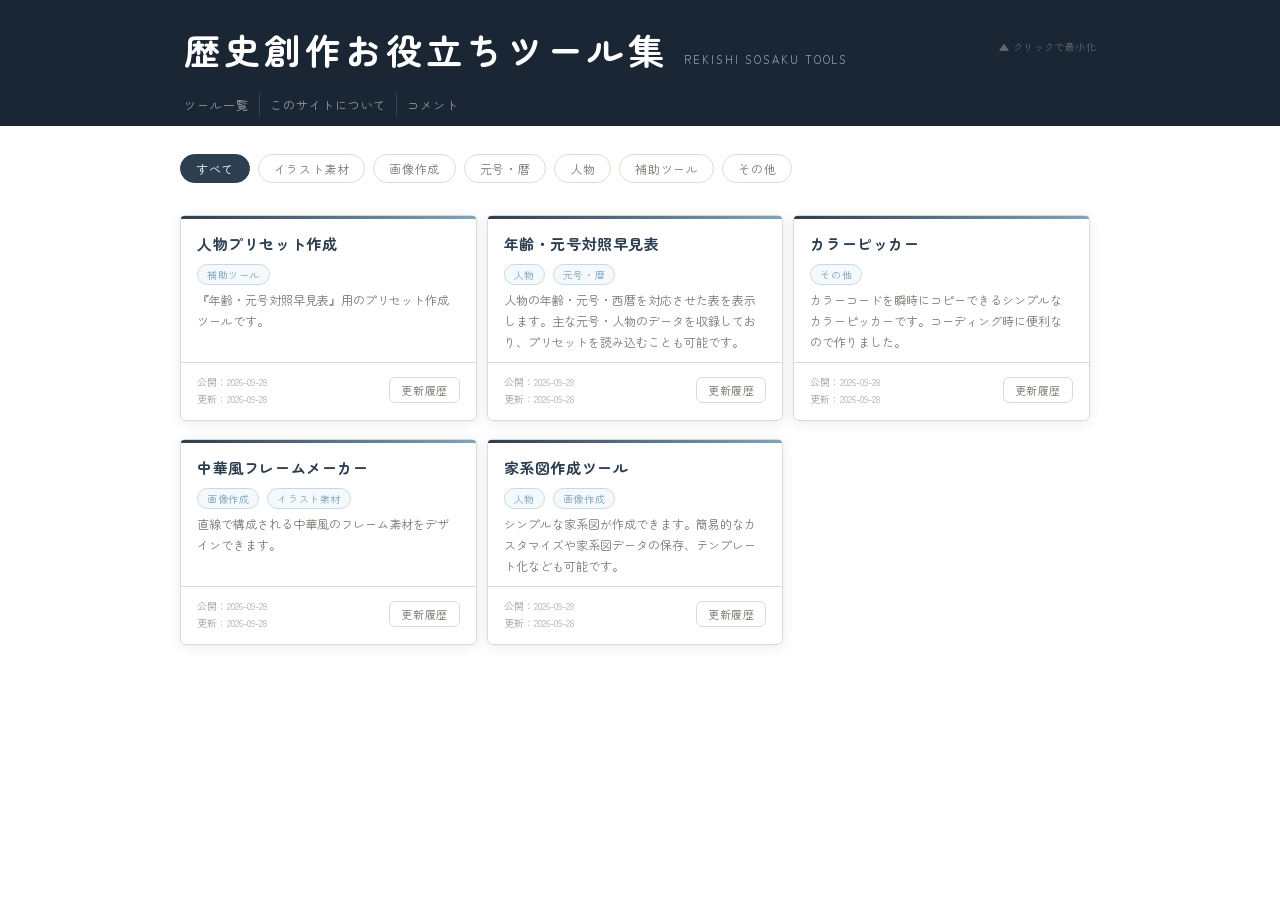
<file: index.html>
<!DOCTYPE html>
<html lang="ja">
<head>
  <meta charset="UTF-8">
  <meta name="viewport" content="width=device-width, initial-scale=1.0">
  <title>歴史創作お役立ちツール集</title>
  <link href="https://fonts.googleapis.com/css2?family=Zen+Maru+Gothic" rel="stylesheet">
  <link rel="stylesheet" href="header.css">
  <style>
    :root {
      --navy:        #2c3e50;
      --bg:          #fff;
      --text:        #2e2c29;
      --text-sub:    #7a7770;
      --radius:      6px;
      --shadow:      0 2px 12px rgba(44,62,80,.10);
      --shadow-hover:0 8px 28px rgba(44,62,80,.18);
    }

    *, *::before, *::after { box-sizing: border-box; margin: 0; padding: 0; }

    body {
      font-family: "Zen Maru Gothic", sans-serif;
      background-color: var(--bg);
      color: var(--text);
      min-height: 100vh;
    }

    a { text-decoration: none; color: inherit; }

    .main-wrapper {
      max-width: 960px;
      margin: 0 auto;
      padding: 28px 20px 60px;
    }

    .category-filter {
      display: flex;
      flex-wrap: wrap;
      margin-bottom: 24px;
    }

    .filter-btn {
      background: transparent;
      border: 1px solid #dedad3;
      color: var(--text-sub);
      padding: 5px 15px;
      margin-right: 8px;
      margin-bottom: 8px;
      cursor: pointer;
      font-family: inherit;
      font-size: 12px;
      border-radius: 20px;
      letter-spacing: .05em;
      transition: background .18s, color .18s, border-color .18s;
    }

    .filter-btn:hover {
      border-color: var(--navy);
      color: var(--navy);
    }

    .filter-btn.active {
      background: var(--navy);
      border-color: var(--navy);
      color: #fff;
    }

    .tools-grid {
      display: grid;
      grid-template-columns: repeat(auto-fill, minmax(270px, 1fr));
    }

    .tool-card {
      background: #fff;
      border: 1px solid #dedad3;
      border-radius: var(--radius);
      box-shadow: var(--shadow);
      display: flex;
      flex-direction: column;
      margin: 0 10px 18px 0;
      transition: box-shadow .22s, transform .22s;
      animation: fadeUp .35s ease both;
    }

    @keyframes fadeUp {
      from { opacity: 0; transform: translateY(12px); }
      to   { opacity: 1; transform: translateY(0); }
    }

    .tool-card:hover {
      box-shadow: var(--shadow-hover);
      transform: translateY(-3px);
    }

    .tool-card.hidden { display: none; }

    .tool-card-bar {
      height: 3px;
      background: linear-gradient(90deg, var(--navy), #7ca5bf);
      border-radius: var(--radius) var(--radius) 0 0;
    }

    .tool-card-head {
      padding: 14px 16px 0;
    }

    .tool-card-title {
      font-size: 15px;
      font-weight: 700;
      letter-spacing: .04em;
      line-height: 1.4;
      margin-bottom: 6px;
    }

    .tool-card-title a {
      color: var(--navy);
      transition: color .18s;
    }

    .tool-card-title a:hover { color: #7ca5bf; }

    .tool-card-category {
      display: inline-block;
      font-size: 10px;
      color: #7ca5bf;
      border: 1px solid #c2d9e8;
      background: rgba(124,165,191,.07);
      padding: 2px 9px;
      border-radius: 20px;
      letter-spacing: .06em;
      margin-right: 4px;
      margin-bottom: 4px;
    }

    .tool-card-body {
      padding: 0 16px;
      flex: 1;
    }

    .tool-card-desc {
      font-size: 12px;
      color: var(--text-sub);
      line-height: 1.75;
    }

    .tool-card-footer {
      display: flex;
      align-items: center;
      justify-content: space-between;
      padding: 10px 16px 13px;
      margin-top: 10px;
      border-top: 1px solid #dedad3;
    }

    .tool-card-dates {
      font-size: 10px;
      color: #aaa89f;
      line-height: 1.7;
    }

    .tool-card-dates span {
      display: block;
    }

    .info-btn {
      background: none;
      border: 1px solid #dedad3;
      border-radius: var(--radius);
      color: var(--text-sub);
      cursor: pointer;
      font-family: inherit;
      font-size: 11px;
      padding: 4px 11px;
      letter-spacing: .05em;
      transition: background .18s, color .18s, border-color .18s;
      white-space: nowrap;
    }

    .info-btn:hover {
      background: var(--navy);
      border-color: var(--navy);
      color: #fff;
    }

    .no-results {
      display: none;
      color: var(--text-sub);
      font-size: 13px;
      padding: 24px 0;
      text-align: center;
    }
    .no-results.visible { display: block; }

    .modal-overlay {
      display: none;
      position: fixed;
      top: 0;
      left: 0;
      width: 100%;
      height: 100%;
      inset: 0;
      background: rgba(20,28,36,.55);
      backdrop-filter: blur(3px);
      z-index: 1000;
      align-items: center;
      justify-content: center;
      padding: 20px;
    }

    .modal-overlay.open { display: flex; }

    .modal {
      background: #faf9f6;
      border-radius: var(--radius);
      box-shadow: 0 20px 60px rgba(0,0,0,.25);
      width: 100%;
      max-width: 460px;
      max-height: 85vh;
      overflow-y: auto;
      animation: modalIn .2s ease;
      margin: auto;
    }

    @keyframes modalIn {
      from { opacity: 0; transform: scale(.95) translateY(10px); }
      to   { opacity: 1; transform: scale(1)   translateY(0); }
    }

    .modal-header {
      background: var(--navy);
      padding: 16px 20px;
      display: flex;
      align-items: center;
      justify-content: space-between;
      border-radius: var(--radius) var(--radius) 0 0;
    }

    .modal-title {
      font-size: 15px;
      font-weight: 700;
      color: #fff;
      letter-spacing: .04em;
    }

    .modal-close {
      background: none;
      border: none;
      color: rgba(255,255,255,.7);
      cursor: pointer;
      font-size: 22px;
      line-height: 1;
      padding: 0 2px;
      transition: color .15s;
    }

    .modal-close:hover { color: #fff; }

    .modal-body {
      padding: 18px 20px 22px;
    }

    .modal-meta {
      display: flex;
      font-size: 11px;
      color: #aaa89f;
      margin-bottom: 16px;
    }

    .modal-meta-item {
      margin-right: 18px;
    }

    .modal-meta-label {
      display: block;
      font-size: 10px;
      color: #aaa89f;
      letter-spacing: .06em;
      margin-bottom: 2px;
    }

    .modal-meta-value {
      color: var(--text-sub);
      font-weight: 500;
    }

    .modal-history-title {
      font-size: 11px;
      font-weight: 700;
      color: var(--navy);
      letter-spacing: .08em;
      border-bottom: 1px solid #dedad3;
      padding-bottom: 6px;
      margin-bottom: 10px;
    }

    .history-list {
      list-style: none;
    }

    .history-list li {
      display: flex;
      font-size: 12px;
      padding: 6px 0;
      border-bottom: 1px solid var(--bg);
      color: var(--text-sub);
    }

    .history-list li:last-child { border-bottom: none; }

    .history-date {
      font-size: 11px;
      color: #aaa89f;
      min-width: 90px;
      margin-right: 10px;
      padding-top: 1px;
    }

    .history-list li:first-child .history-note {
      font-weight: 700;
      color: var(--navy);
    }

    footer {
      background: #1a2633;
      color: rgba(255,255,255,.35);
      text-align: center;
      font-size: 11px;
      letter-spacing: .08em;
      padding: 16px 0;
    }

    .loading {
      text-align: center;
      color: #aaa89f;
      font-size: 13px;
      padding: 40px 0;
    }

    @media (max-width: 600px) {
      .header-inner { padding: 20px 16px 16px; }
      .header-deco  { display: none; }
      .main-wrapper { padding: 20px 12px 48px; }
      .tools-grid   { grid-template-columns: 1fr; }
      .tool-card    { margin-right: 0; }
    }
  </style>
</head>

<script src="header.js" data-curent="index"></script>

<body>

  <div id="site-header"></div>

  <div class="main-wrapper">

    <div class="category-filter" id="categoryFilter">
      <button class="filter-btn active" data-category="all">すべて</button>
    </div>

    <div class="tools-grid" id="toolsGrid">
      <p class="loading" id="loadingMsg">読み込み中…</p>
    </div>

    <p class="no-results" id="noResults">該当するツールが見つかりません。</p>

  </div>

  <!--<footer>&copy; 歴史創作お役立ちツール集</footer>-->

  <div class="modal-overlay" id="modalOverlay" role="dialog" aria-modal="true">
    <div class="modal" id="modal">
      <div class="modal-header">
        <span class="modal-title" id="modalTitle"></span>
        <button class="modal-close" id="modalClose" aria-label="閉じる">&times;</button>
      </div>
      <div class="modal-body">
        <div class="modal-meta">
          <div class="modal-meta-item">
            <span class="modal-meta-label">公開日</span>
            <span class="modal-meta-value" id="modalPublished"></span>
          </div>
          <div class="modal-meta-item">
            <span class="modal-meta-label">最終更新</span>
            <span class="modal-meta-value" id="modalUpdated"></span>
          </div>
        </div>
        <p class="modal-history-title">UPDATE HISTORY</p>
        <ul class="history-list" id="modalHistory"></ul>
      </div>
    </div>
  </div>

  <script>
    // =====================================================================
    // データ読み込み
    // =====================================================================
    fetch("data/tools.json")
      .then(function(r) { return r.json(); })
      .then(function(tools) { init(tools); })
      .catch(function() {
        document.getElementById("loadingMsg").textContent =
          "データの読み込みに失敗しました。";
      });

    // =====================================================================
    // 初期化
    // =====================================================================
    function init(tools) {
      const grid       = document.getElementById("toolsGrid");
      const filterArea = document.getElementById("categoryFilter");
      const noResults  = document.getElementById("noResults");

      document.getElementById("loadingMsg").remove();

      let categories = tools.reduce(function(acc, t) {
        const toolCats = Array.isArray(t.category) ? t.category : [t.category];
        toolCats.forEach(cat => {
          if (acc.indexOf(cat) === -1) acc.push(cat);
        });
        return acc;
      }, []);

      const sortOrder = ["おすすめ", "補助ツール", "その他"];
      categories.sort((a, b) => {
        const indexA = sortOrder.indexOf(a);
        const indexB = sortOrder.indexOf(b);
          if (indexA !== -1 && indexB !== -1) return indexA - indexB;
          if (indexA !== -1) {
            if (a === "おすすめ") return -1; 
            return 1;
          }
          if (indexB !== -1) {
            if (b === "おすすめ") return 1;
            return -1;
          }
          return a.localeCompare(b, 'ja');
        });

      categories.forEach(function(cat) {
        const btn = document.createElement("button");
        btn.className = "filter-btn";
        btn.dataset.category = cat;
        btn.textContent = cat;
        filterArea.appendChild(btn);
      });

      tools.forEach(function(tool, i) {
        const card = document.createElement("div");
        card.className = "tool-card";
        const cats = Array.isArray(tool.category) ? tool.category : [tool.category];
        card.dataset.categories = JSON.stringify(cats);
        card.style.animationDelay = (i * 55) + "ms";

        const badgeHtml = cats.map(function(c) {
          return '<span class="tool-card-category">' + c + '</span>';
        }).join(" ");

        card.innerHTML =
          '<div class="tool-card-bar"></div>' +
          '<div class="tool-card-head">' +
            '<h2 class="tool-card-title"><a href="' + tool.url + '">' + tool.title + '</a></h2>' +
            badgeHtml +
          '</div>' +
          '<div class="tool-card-body">' +
            '<p class="tool-card-desc">' + tool.desc + '</p>' +
          '</div>' +
          '<div class="tool-card-footer">' +
            '<div class="tool-card-dates">' +
              '<span>公開：' + tool.published + '</span>' +
              '<span>更新：' + tool.updated + '</span>' +
            '</div>' +
            '<button class="info-btn" data-index="' + i + '">更新履歴</button>' +
          '</div>';

        grid.appendChild(card);
      });

      // ─── フィルター処理 ───────────────────────────
      filterArea.addEventListener("click", function(e) {
        if (!e.target.matches(".filter-btn")) return;
        document.querySelectorAll(".filter-btn").forEach(function(b) {
          b.classList.remove("active");
        });
        e.target.classList.add("active");

        const selected = e.target.dataset.category;
        let visibleCount = 0;

        document.querySelectorAll(".tool-card").forEach(function(card) {
          const cardCats = JSON.parse(card.dataset.categories);
          const match = (selected === "all") || (cardCats.indexOf(selected) !== -1);
          if (match) {
            card.classList.remove("hidden");
            visibleCount++;
          } else {
            card.classList.add("hidden");
          }
        });

        const noResults = document.getElementById("noResults");
        if (visibleCount === 0) {
          noResults.classList.add("visible");
        } else {
          noResults.classList.remove("visible");
        }
      });

      // ─── モーダル処理 ─────────────────────────────
      const overlay    = document.getElementById("modalOverlay");
      const modalTitle = document.getElementById("modalTitle");
      const modalPub   = document.getElementById("modalPublished");
      const modalUpd   = document.getElementById("modalUpdated");
      const modalHist  = document.getElementById("modalHistory");

      grid.addEventListener("click", function(e) {
        if (!e.target.matches(".info-btn")) return;
        const tool = tools[e.target.dataset.index];

        modalTitle.textContent   = tool.title;
        modalPub.textContent     = tool.published;
        modalUpd.textContent     = tool.updated;
        modalHist.innerHTML      = "";

        tool.history.forEach(function(item) {
          const li = document.createElement("li");
          li.innerHTML =
            '<span class="history-date">' + item.date + '</span>' +
            '<span class="history-note">' + item.note + '</span>';
          modalHist.appendChild(li);
        });

        overlay.classList.add("open");
        document.body.style.overflow = "hidden";
      });

      function closeModal() {
        overlay.classList.remove("open");
        document.body.style.overflow = "";
      }

      document.getElementById("modalClose").addEventListener("click", closeModal);

      overlay.addEventListener("click", function(e) {
        if (e.target === overlay) closeModal();
      });

      document.addEventListener("keydown", function(e) {
        if (e.key === "Escape") closeModal();
      });
    }
  </script>

</body>
</html>
</file>
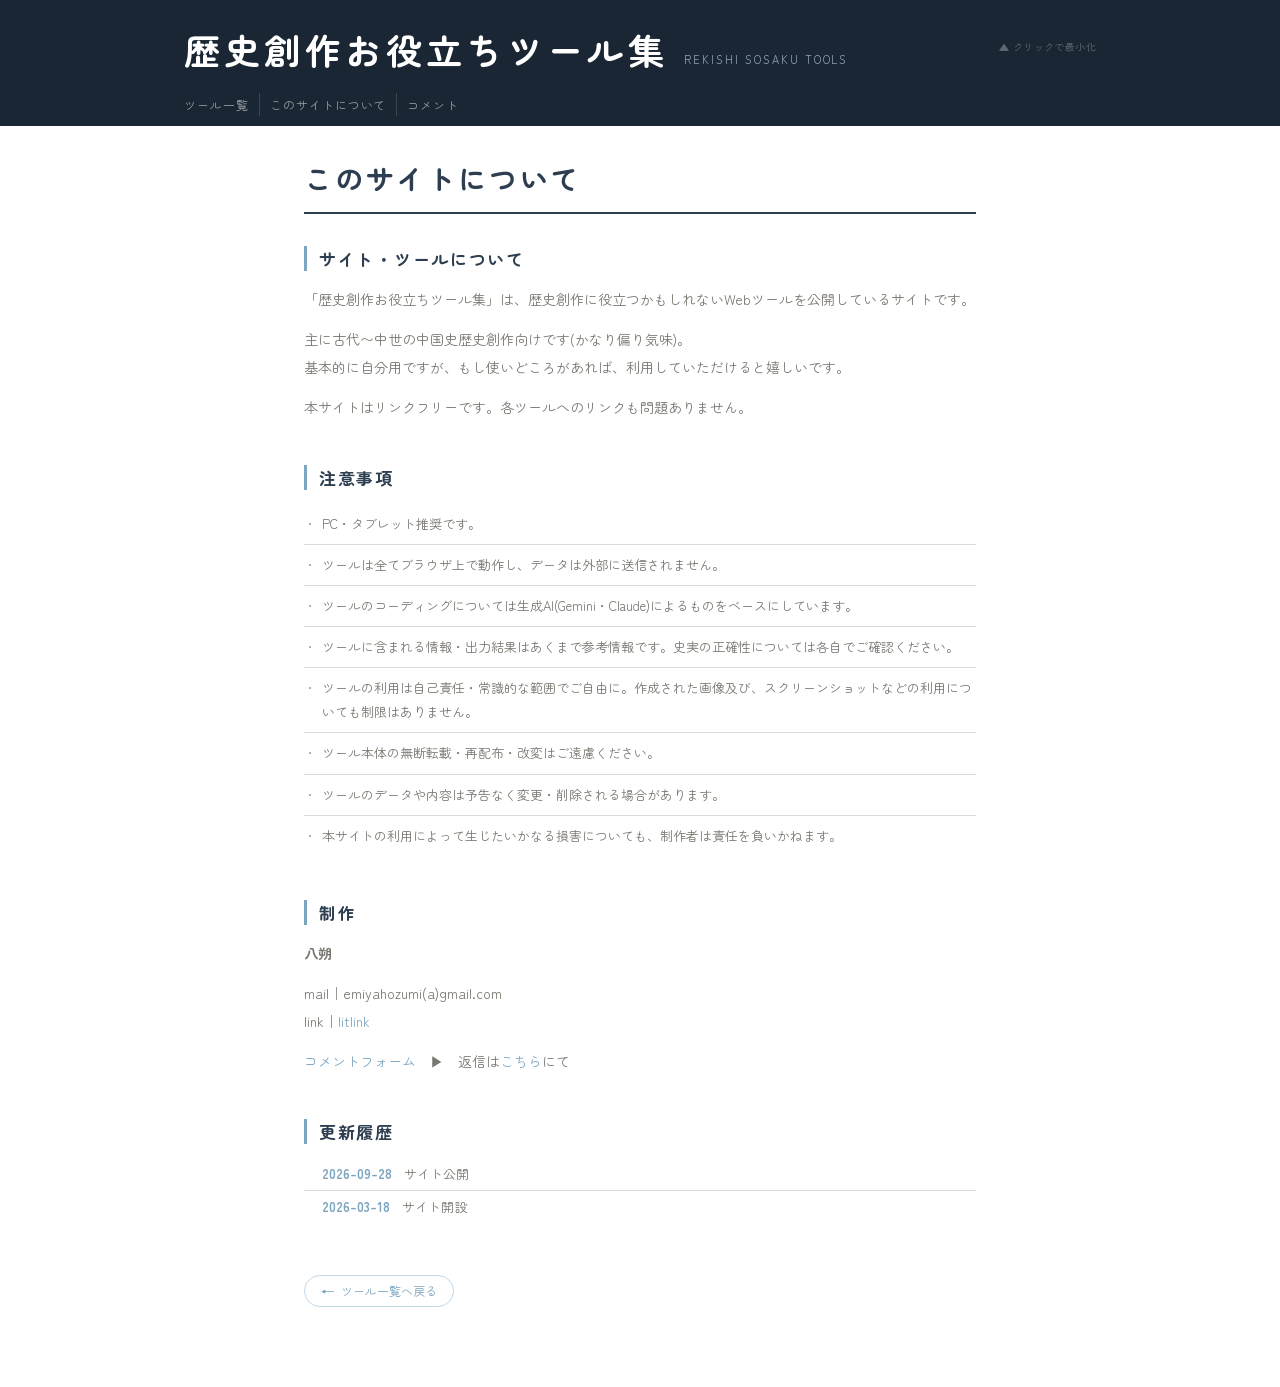
<file: about.html>
<!DOCTYPE html>
<html lang="ja">
<head>
  <meta charset="UTF-8">
  <meta name="viewport" content="width=device-width, initial-scale=1.0">
  <title>このサイトについて｜歴史創作お役立ちツール集</title>
  <link href="https://fonts.googleapis.com/css2?family=Zen+Maru+Gothic" rel="stylesheet">
  <link rel="stylesheet" href="header.css">
  <style>
    :root {
      --navy:        #2c3e50;
      --accent:      #7ca5bf;
      --gold:        #b8976a;
      --bg:          #fff;
      --text:        #2e2c29;
      --text-sub:    #7a7770;
      --radius:      6px;
    }

    *, *::before, *::after { box-sizing: border-box; margin: 0; padding: 0; }

    body {
      font-family: "Zen Maru Gothic", sans-serif;
      background-color: var(--bg);
      color: var(--text);
      min-height: 100vh;
    }

    a { text-decoration: none; color: inherit; }

    .main-wrapper {
      max-width: 720px;
      margin: 0 auto;
      padding: 32px 24px 80px;
    }

    .page-title {
      font-size: clamp(20px, 4vw, 28px);
      font-weight: 600;
      color: var(--navy);
      letter-spacing: .1em;
      margin-bottom: 32px;
      padding-bottom: 14px;
      border-bottom: 2px solid var(--navy);
      position: relative;
    }

    .about-section {
      margin-bottom: 44px;
      animation: fadeUp .4s ease both;
    }

    .about-section:nth-child(2) { animation-delay: 60ms; }
    .about-section:nth-child(3) { animation-delay: 120ms; }
    .about-section:nth-child(4) { animation-delay: 180ms; }

    @keyframes fadeUp {
      from { opacity: 0; transform: translateY(10px); }
      to   { opacity: 1; transform: translateY(0); }
    }

    .section-heading {
      font-size: 17px;
      font-weight: 600;
      color: var(--navy);
      letter-spacing: .1em;
      margin-bottom: 14px;
      padding-left: 12px;
      border-left: 3px solid var(--accent);
    }

    .about-text {
      font-size: 14px;
      line-height: 2;
      color: var(--text-sub);
    }

    .about-text p {
      margin-bottom: 12px;
    }

    .about-text p:last-child { margin-bottom: 0; }

    .notes-list {
      list-style: none;
      font-size: 13px;
      line-height: 1.85;
      color: var(--text-sub);
    }

    .notes-list li {
      padding: 8px 0 8px 18px;
      border-bottom: 1px solid #dedad3;
      position: relative;
    }

    .notes-list li:last-child { border-bottom: none; }

    .notes-list li::before {
      content: "·";
      position: absolute;
      left: 4px;
      color: var(--accent);
      font-size: 18px;
      line-height: 1.4;
    }

    .record-list {
      list-style: none;
      font-size: 13px;
      line-height: 1.85;
      color: var(--text-sub);
    }

    .record-list li {
      padding: 4px 0 4px 18px;
      border-bottom: 1px solid #dedad3;
      position: relative;
    }

    .record-list li:last-child { border-bottom: none; }

    .record-date {
      font-weight: bold;
      padding-right: 12px;
      color: var(--accent);
    }

    .back-link {
      display: inline-flex;
      align-items: center;
      margin-top: 8px;
      font-size: 12px;
      color: var(--accent);
      border: 1px solid #c2d9e8;
      border-radius: 20px;
      padding: 5px 16px;
      transition: background .18s, color .18s;
    }

    .back-link:hover {
      background: var(--navy);
      border-color: var(--navy);
      color: #fff;
    }

    .back-link-arrow {
      margin-right: 6px;
      font-size: 14px;
    }

    footer {
      background: #1a2633;
      color: rgba(255,255,255,.35);
      text-align: center;
      font-size: 11px;
      letter-spacing: .08em;
      padding: 16px 0;
    }

    @media (max-width: 600px) {
      .header-inner  { padding: 20px 16px 16px; }
      .header-deco   { display: none; }
      .breadcrumb    { padding: 10px 16px 0; }
      .main-wrapper  { padding: 24px 16px 60px; }
    }
  </style>
</head>

<script src="header.js" data-curent="index"></script>

<body>

  <div id="site-header"></div>

  <div class="main-wrapper">

    <h2 class="page-title">このサイトについて</h2>

    <section class="about-section">
      <h3 class="section-heading">サイト・ツールについて</h3>
      <div class="about-text">
        <p>「歴史創作お役立ちツール集」は、歴史創作に役立つかもしれないWebツールを公開しているサイトです。</p>
        <p>主に古代〜中世の中国史歴史創作向けです(かなり偏り気味)。<br>
        基本的に自分用ですが、もし使いどころがあれば、利用していただけると嬉しいです。</p>
        <p>本サイトはリンクフリーです。各ツールへのリンクも問題ありません。</p>
      </div>
    </section>

    <section class="about-section">
      <h3 class="section-heading">注意事項</h3>
      <ul class="notes-list">
        <li>PC・タブレット推奨です。</li>
        <li>ツールは全てブラウザ上で動作し、データは外部に送信されません。</li>
        <li>ツールのコーディングについては生成AI(Gemini・Claude)によるものをベースにしています。</li>
        <li>ツールに含まれる情報・出力結果はあくまで参考情報です。史実の正確性については各自でご確認ください。</li>
        <li>ツールの利用は自己責任・常識的な範囲でご自由に。作成された画像及び、スクリーンショットなどの利用についても制限はありません。</li>
        <li>ツール本体の無断転載・再配布・改変はご遠慮ください。</li>
        <li>ツールのデータや内容は予告なく変更・削除される場合があります。</li>
        <li>本サイトの利用によって生じたいかなる損害についても、制作者は責任を負いかねます。</li>
      </ul>
    </section>

    <section class="about-section">
      <h3 class="section-heading">制作</h3>
      <div class="about-text">
        <p><b>八朔</b></p>
        <p>mail｜emiyahozumi(a)gmail.com<br>
          link｜<a href="https://lit.link/hozumi8" target="_blank" style="color:#7ca5bf;">litlink</a></p>
        <p><a href="https://forms.gle/y3DZGCg9V2dTLKU47" target="_blank" style="color:#7ca5bf;">コメントフォーム</a>　▶︎　返信は<a href="https://rekiso-tools.blogspot.com/p/note.html" target="_blank" style="color:#7ca5bf;">こちら</a>にて</p>
      </div>
    </section>

    <section class="about-section">
      <h3 class="section-heading">更新履歴</h3>
      <ul class="record-list">
        <li><span class="record-date">2026-09-28</span>サイト公開</li>
        <li><span class="record-date">2026-03-18</span>サイト開設</li>
      </ul>
    </section>

    <a href="index.html" class="back-link">
      <span class="back-link-arrow">←</span> ツール一覧へ戻る
    </a>

  </div>

  <!-- フッター -->
  <!--<footer>&copy; 歴史創作お役立ちツール集</footer>-->

</body>
</html>
</file>
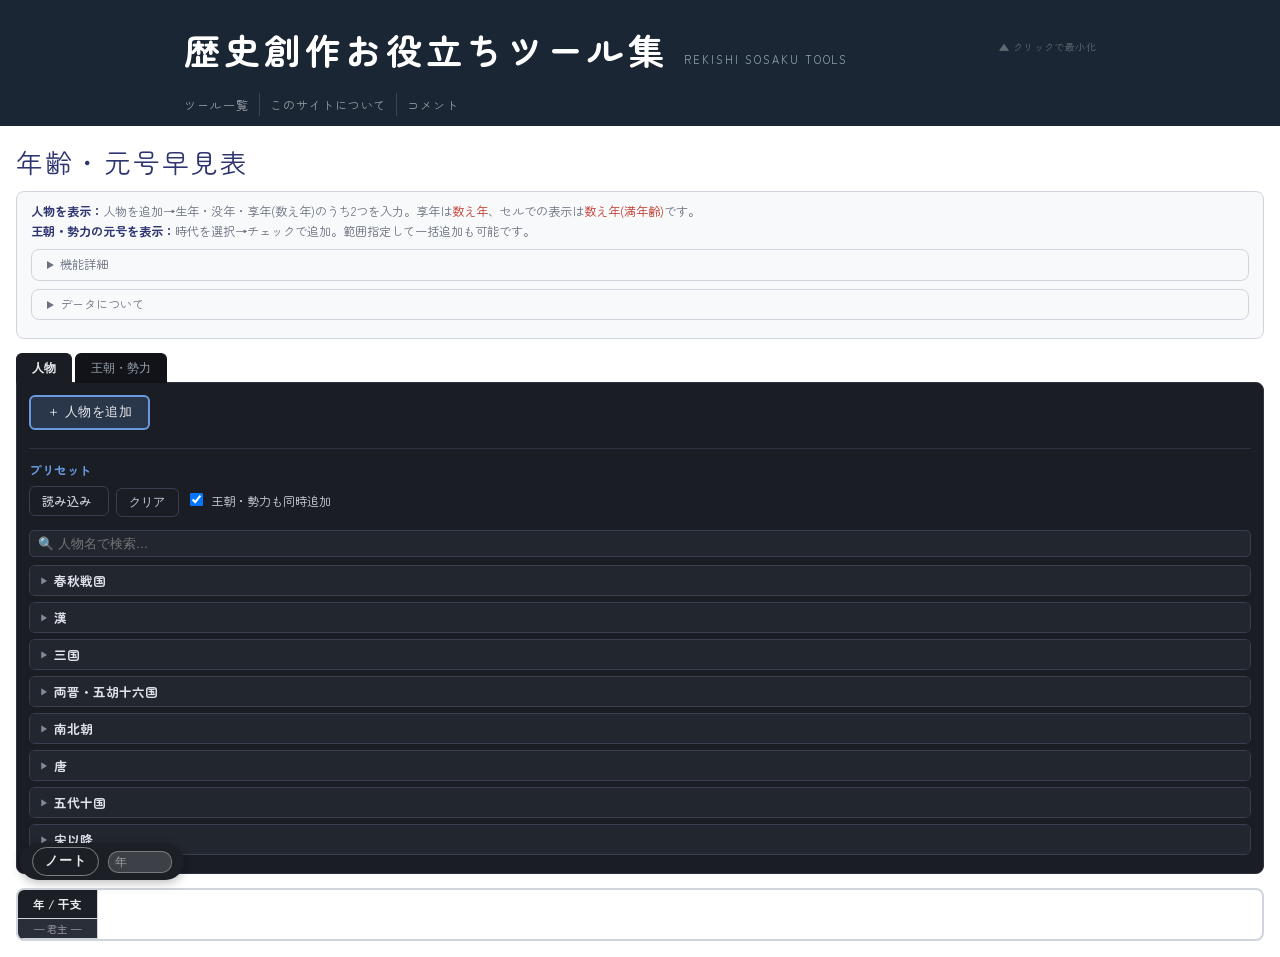
<file: age_and_era_quick_look.html>
<!DOCTYPE html>
<html lang="ja">
<head>
<meta charset="UTF-8">
<link href="https://fonts.googleapis.com/css2?family=Zen+Maru+Gothic" rel="stylesheet">
<link rel="stylesheet" href="../header.css">
<title>年齢・元号早見表</title>
<style>
:root {
  /* ── ベース ── */
  --bg:       #ffffff;
  --surface:  #f8f9fb;
  --border:   #d0d4dc;
  --text:     #1a1d23;
  --text-l:   #dee1e9;
  --muted:    #6b7280;
  --hover-bg: rgba(0,0,0,.06);

  --accent:   #2e3570;
  --accent-s: #699ae0;
  --accent-y: #f0c040;

  /* ── タブ ── */
  --tab-bg:   #111318;
  --tab-fg:   #9aa3b0;
  --tab-act-bg: #ffffff;
  --tab-act-fg: #1e4fb4;

  /* ── 表ヘッダー ── */
  --hbg:      #1c1f26;   /* 1行目 */
  --hbg2:     #2a2e38;   /* 2行目 */
  --hfg:      #e8eaed;   /* ヘッダー文字 */
  --sbg:      #f0f2f4;   /* 年列背景 */

  /* ── ホバー overlay ── */
  --row-hover:    rgba(0,0,0,.09);
  --row-hover-sc: rgba(0,0,0,.04);

  /* ── 機能色 ── */
  --danger:   #c0392b;
  --danger-h: #e74c3c;
  --faded:    #b0b8c8;
}
*{box-sizing:border-box;margin:0;padding:0;}
body{font-family: Zen Maru Gothic, sans-serif;}
#tool-container{background:var(--bg);color:var(--text);margin:16px;}
#tool-h1{font-size:1.65em;letter-spacing:.12em;color:var(--accent);margin-bottom:10px;}
.guide{background:var(--surface);border:1px solid var(--border);border-radius:8px;padding:10px 14px;margin-bottom:14px;font-size:.76em;line-height:1.6;color:var(--muted);}
.guide b{color:var(--accent);}
.guide p{padding:3px;}
.guide summary{outline:none;cursor:pointer;}

/* tabs */
.tabs{display:flex;margin-bottom:-1px;}
.tabs.collapsed{margin-bottom:14px;}
.tab-btn{padding:6px 15px;border:1px solid var(--tab-bg);border-bottom:none;background:var(--tab-bg);cursor:pointer;font-size:.78em;border-radius:6px 6px 0 0;color:var(--tab-fg);margin-right:3px;}
.tab-btn.active{background:#1a1d24;color:#e8eaed;font-weight:700;border-color:#1a1d24;}
.tab-panel{display:none;}
.tab-panel.active{display:block;}
.tab-panel.active:first-of-type .panel-box{ border-radius:0 8px 8px 8px; }
.panel-box{background:#1a1d24;border:1px solid #2e3240;border-radius:0 8px 8px 8px;padding:12px;margin-bottom:14px;}
.panel-box,.panel-box label,.panel-box span{color:#c8cdd8;}
.panel-box input[type=text],.panel-box input[type=number],.panel-box .dyn-search{background:#22262f;border-color:#3a3f50;color:#e0e4ec;}
.panel-box .person-card{background:#22262f;border-color:#2e3240;border-top-color:var(--accent-s);}
.panel-box .move-btn{background:#22262f;border-color:#3a3f50;color:#8891a0;}
.panel-box .move-btn:hover{border-color:var(--accent-s);color:var(--accent-s);}
.panel-box .dyn-era-group details{border-color:#3a3f50;}
.panel-box .dyn-era-group summary{background:#22262f;color:var(--text-l);}
.panel-box .dyn-era-group summary:hover{background:#2a2e3a;}
.panel-box .dyn-item{color:var(--text-l);}
.panel-box .dyn-item:hover{background:rgba(255,255,255,.07);}
.panel-box .btn-outline{border-color:#3a3f50;color:#c8cdd8;}
.panel-box .btn-outline:hover{border-color:var(--accent-s);color:var(--accent-s);}

/* buttons */
.btn{padding:7px 16px;border:2px solid var(--accent-s);border-radius:6px;cursor:pointer;font-size:.8em;font-weight:500;transition:all .15s;letter-spacing:.04em;}
.btn-primary{background:rgba(105,154,224,.2);color:var(--hfg);}
.btn-primary:hover{background:var(--accent-s);transform:translateY(-1px);}
.btn-danger{background:var(--danger);color:#fff;border:none;}
.btn-danger:hover{background:var(--danger-h);}
.btn-sm{padding:3px 9px;font-size:.73em;border-radius:4px;}
.btn-outline{background:transparent;border:1.5px solid var(--border);color:var(--text);}
.btn-outline:hover{border-color:var(--accent);color:var(--accent);}
.controls-bar > *{margin-right:7px;margin-bottom:4px;}

/* person cards */
.cards-wrap > *{margin-right:10px;margin-bottom:10px;}
.person-card{display: inline-block;background:var(--surface);border:1px solid var(--border);border-top:3px solid var(--accent);border-radius:8px;padding:10px 12px;min-width:190px;}
.card-header{display:flex;justify-content:space-between;align-items:center;margin-bottom:8px;}
.field-row{display:flex;align-items:center;font-size:.79em;margin-bottom:5px;}
.field-row > *{margin-right:6px;}
.field-row label{width:40px;color:var(--text-l);flex-shrink:0;margin-right:0;}
.field-row input[type=number]{width:68px;}
.field-row input[type=text]{width:108px;}
.move-btns{display:flex;margin-left:3px;}
.move-btns > *{margin:0 3px;}
.move-btn{padding:2px 6px;font-size:.7em;border:1px solid var(--border);border-radius:3px;background:var(--bg);cursor:pointer;color:var(--muted);line-height:1;}
.move-btn:hover{border-color:var(--accent);color:var(--accent);}
.error-msg{color:var(--danger);font-size:.71em;margin-top:2px;}

/* dynasty selector */
.dyn-selector{display:flex;flex-direction:column;}
.dyn-era-group{margin-bottom:6px;}
.dyn-era-group details{border:1px solid var(--border);border-radius:6px;overflow:hidden;}
.dyn-era-group summary{
  font-size:.8em;font-weight:700;color:var(--text-l);
  padding:5px 10px;cursor:pointer;user-select:none;
  background:var(--sbg);list-style:none;
  display:flex;align-items:center;
}
.dyn-era-group summary::-webkit-details-marker{display:none;}
.dyn-era-group summary::marker{display:none;}
.dyn-era-group summary:hover{background:var(--border);}
.dyn-toggle-arrow{display:inline-block;font-size:.65em;opacity:.6;margin-right:6px;transition:transform .2s;}
.dyn-checkbox-list{display:flex;flex-direction:column;padding:4px 8px;}
.dyn-item{display:flex;align-items:center;font-size:.78em;cursor:pointer;padding:2px 4px;border-radius:3px;white-space:nowrap;margin-bottom:1px;}
.dyn-item.minor{opacity:.70;}
.dyn-item.minor:hover{opacity:.90;}
.dyn-item:hover{background:var(--hover-bg);}
.dyn-item input[type=checkbox]{cursor:pointer;margin:0;margin-right:5px;}
.dyn-color-dot{width:9px;height:9px;border-radius:50%;flex-shrink:0;margin-right:4px;}
.dyn-search{width:100%;padding:5px 8px;font-size:.8em;border:1px solid var(--border);border-radius:5px;background:var(--bg);margin-bottom:8px;}
.dyn-search:focus{outline:none;border-color:var(--accent);}
.dyn-active-list{display:flex;flex-wrap:wrap;margin-top:8px;}
.dyn-active-list > *{margin-right:6px;margin-bottom:6px;}
.dyn-chip{display:inline-flex;align-items:center;padding:3px 8px;border-radius:20px;font-size:.74em;border:1.5px solid;cursor:default;}
.dyn-chip > *:not(:last-child){margin-right:4px;}
.dyn-chip-del{cursor:pointer;opacity:.6;font-size:.85em;margin-left:4px;}
.dyn-chip-del:hover{opacity:1;}
.era-badge{margin-left:auto;font-size:.7em;color:#fff;border-radius:10px;padding:0 6px;line-height:1.6;}

/* inputs */
input[type=text],input[type=number]{font-size:.88em;padding:4px 6px;border:1px solid var(--border);border-radius:4px;background:var(--bg);color:var(--text);}
input:focus{outline:none;border-color:var(--accent);}

/* table */
.table-wrap{overflow:auto;max-height:90vh;border:2px solid var(--border);border-radius:8px;}
table{border-collapse:separate;border-spacing:0;background:var(--bg);table-layout:auto;width:auto;border-top:0;}
thead th{position:sticky;top:0;background:var(--hbg);color:var(--hfg);z-index:20;padding:6px 6px;font-size:.75em;font-weight:600;white-space:nowrap;}
thead th.sticky-col{z-index:30;}

td.sticky-col,th.sticky-col{position:sticky;left:0;z-index:10;}
td.sticky-col{background:var(--sbg);font-weight:600;font-size:.75em;white-space:nowrap;}
th.sticky-col,td.sticky-col{min-width:80px;}
th:not(.sticky-col),td:not(.sticky-col){min-width:80px;}
td:not(.sticky-col){transform: translateY(-0.5px);}

th,td{padding:3px 4px;text-align:center;border-right:1px solid var(--border);border-bottom:1px solid var(--border);font-size:.75em;line-height:1.3;}

tr.row-hover td{ box-shadow:inset 0 0 0 9999px var(--row-hover); }
tr.row-hover td.sticky-col{ box-shadow:inset 0 0 0 9999px var(--row-hover-sc); }

/* ── thead 2行 ──
   1行目: 王朝名 / 人物名 + 並び替えボタン  (position:sticky top:0)
   2行目: 現在表示中の君主名               (position:sticky top:1行目高さ)
*/
thead tr:nth-child(1) th { top: 0; }
thead tr:nth-child(2) th {
  top: 28px; /* JS で実測後に上書き */
  background:var(--hbg2);
  font-size:.65em;
  font-weight:500;
  padding:3px 6px;
  color:rgba(232,234,237,.75);
  letter-spacing:.03em;
  white-space:nowrap;
}
thead tr:nth-child(2) th.sticky-col{
  background:var(--hbg2);
  color:rgba(232,234,237,.5);
  font-style:normal;
  font-size:.65em;
}

/* ── era cell ── */
.era-td{
  vertical-align:middle;
  padding:3px 4px;
  cursor:default;
  position:relative;
}
/* 複数元号td */
.era-td.multi{ padding:0; }
.era-td.has-note{ cursor:default; }
.era-td.no-era{ background:rgba(160,160,160,.13); }

/* 君主交代年：太枠 + 上辺ライン強調 */
.era-td.ruler-change{
  border-top: 2.5px solid;   /* 色はJS側でインライン指定 */
}

/* 元号テキスト部 */
.era-inner{
  display:flex;
  flex-direction:column;
  font-size:.72em;
  line-height:1.35;
}
.era-name{ font-weight:700; letter-spacing:.04em; }
.era-nen { opacity:.72; }

/* 複数元号年 */
.multi-era-block{
  display:block;
  padding:2px 4px;
  font-size:.72em;
  line-height:1.3;
  box-sizing:border-box;
  overflow:hidden;
}
.multi-era-block + .multi-era-block{
  border-top:1px dashed rgba(0,0,0,.2);
}
.multi-era-name{ font-weight:700; letter-spacing:.04em; display:block; }
.multi-era-nen { opacity:.72; }

/* 説明マーク */
.note-dot{
  display:inline-block;
  width:5px; height:5px;
  border-radius:50%;
  background:#555;
  margin-left:3px;
  vertical-align:middle;
  opacity:.85;
}

/* col header move btns */
.col-hdr{display:flex;align-items:center;justify-content:center;}
.col-hdr > *:not(:last-child){margin-right:3px;}
.col-hdr > *{margin-right:3px;}
.col-hdr > *:last-child{margin-right:0;}
.col-mv{background:rgba(255,255,255,.15);border:1px solid rgba(255,255,255,.3);color:var(--hfg);border-radius:3px;padding:1px 5px;font-size:.68em;cursor:pointer;line-height:1.4;flex-shrink:0;}
.col-mv:hover{background:rgba(255,255,255,.35);}

/* fixed bottom bar */
#fixedBar{
  position:fixed;bottom:20px;left:20px;z-index:9998;
  display:flex;align-items:center;
  background:var(--hbg);
  border-radius:20px;
  box-shadow:0 3px 10px rgba(0,0,0,.25);
  padding:4px 12px 4px 4px;
}
#noteBtn{
  background:transparent;color:var(--hfg);
  border:1px solid #808080;border-radius:16px;padding:5px 12px;margin:0 5px 0 8px;
  font-size:.8em;font-weight:600;letter-spacing:.06em;
  cursor:pointer;
}
#noteBtn:hover{background:rgba(255,255,255,.12);border:1px solid #b3b3b3;}
#fixedBar input[type=number]{
  width:64px;
  background:rgba(255,255,255,.15);
  border:1px solid rgba(255,255,255,.3);
  border-radius:10px;
  color:var(--hfg);
  font-size:.78em;
  padding:3px 6px;
  margin-left:4px;
}
#fixedBar input[type=number]::placeholder{color:rgba(255,255,255,.5);}
#fixedBar input[type=number]:focus{outline:none;border-color:rgba(255,255,255,.7);}
#notePanel{
  position:fixed;bottom:64px;left:20px;z-index:9997;
  width:270px;
  background:var(--surface);border:1.5px solid var(--accent);border-radius:10px;
  padding:12px 14px;box-shadow:0 6px 24px rgba(0,0,0,.2);
  font-size:.82em;line-height:1.75;

  transform-origin:bottom left;
  transform:scale(.85);opacity:0;
  transition:transform .18s cubic-bezier(.34,1.56,.64,1), opacity .15s ease;
  pointer-events:none;
}
#notePanel.open{
  transform:scale(1);opacity:1;
  pointer-events:auto;
}
#notePanel h4{font-size:1.0em;color:var(--accent);margin-bottom:4px;}
#notePanelEmpty{color:var(--muted);font-size:.88em;}

/* 史書ツールチップ */
#chronicleTip{
  display:none;position:fixed;z-index:9999;
  background:var(--hbg);color:var(--hfg);
  border-radius:6px;padding:5px 10px;
  font-size:.74em;line-height:1.6;
  box-shadow:0 3px 10px rgba(0,0,0,.25);
  pointer-events:none;
}
.era-range{font-size:.75em;opacity:.65;margin-left:5px;font-weight:400;}

/* ── プリセット ── */
.preset-section{margin-top:14px;padding-top:12px;border-top:1px solid #2e3240;}
.preset-section-title{font-size:.78em;font-weight:700;color:var(--accent-s);margin-bottom:8px;letter-spacing:.05em;}
.preset-chips{display:flex;flex-wrap:wrap;}
.preset-chip{
  display:inline-flex;align-items:center;
  padding:2px 8px;margin:2px 3px 2px 0;
  border-radius:12px;font-size:.72em;cursor:pointer;
  border:1.5px solid;transition:opacity .12s;
  white-space:nowrap;
}
.preset-chip:hover{opacity:.75;}
.preset-dyn-row{display:flex;flex-wrap:wrap;align-items:center;padding:3px 8px 3px 12px;gap:0;}
.preset-dyn-label{font-size:.7em;min-width:44px;flex-shrink:0;margin-right:6px;font-weight:600;}

</style>
</head>
<script src="../header.js" data-curent="index"></script>
<script src="era_data.js"></script>
<script src="age_data.js"></script>
<body>
<div id="site-header"></div>
<div id="tool-container">
<div id="tool-h1">年齢・元号早見表</div>
<div id="chronicleTip"></div>

<div class="guide">
  <b>人物を表示：</b>人物を追加→生年・没年・享年(数え年)のうち2つを入力。享年は<span style="color:var(--danger);">数え年</span>、セルでの表示は<span style="color:var(--danger);">数え年(満年齢)</span>です。<br/>
  <b>王朝・勢力の元号を表示：</b>時代を選択→チェックで追加。範囲指定して一括追加も可能です。
  <details style="margin:8px 0;border:1px solid var(--border);border-radius:8px;">
    <summary style="padding:5px 15px;">機能詳細</summary>
      <div style="padding:0 30px;">
        <div style="border-bottom:1px solid var(--border);padding:5px 0;">
          <p><b>人物タブ</b></p>
          <p>人物の名前・色を変更すると表に反映されます。<br/>
             生年不詳：没前n年表記になり、15年分余分に表示されます。<br/>
             没年不詳：5年分余分に表示されます。</p>
          <p>プリセットからも追加できます。現在は主要な人物のみですが、<a href="age_json_editor.html" target="_blank" style="color:#7ca5bf;">こちら</a>でデータを作成していただいて読み込むことも可能です。</p>
          <p>読み込み：JSONを読み込み、人物データを追加します。<br/>
             クリア：全ての人物データを削除します。<br/>
             王朝・勢力も同時追加：分類されている国・勢力も同時に表示されます。</p>
        </div>
        <div style="border-bottom:1px solid var(--border);padding:5px 0;">
          <p><b>王朝・勢力タブ</b></p>
          <p>一括追加：開始年と終了年を入力→追加ボタン。範囲内に元号データの存在する全ての王朝・勢力が追加されます。片方の入力で、その年のみ追加。<br/>
             主要国のみ：主要国に絞り込んで追加されます。</p>
        </div>
        <div style="border-bottom:1px solid var(--border);padding:5px 0;">
          <p>表示中のタブ切り替えボタンをクリックすると、タブを折りたためます。</p>
        </div>
        <div style="border-bottom:1px solid var(--border);padding:5px 0;">
          <p><b>表の見方</b></p>
          <p>1列目：年と干支が表示されます。ホバーすると、対応する春秋の魯公在位年・資治通鑑の巻数が表示されます。<br/>
             1行目：人物名・王朝名・勢力名が表示されます。◀▶で並び替えられます。<br/>
             2行目：一番上の行に対応した君主名が表示されます。また、ホバーした行の君主名が表示されます。</p>
        </div>
        <div style="padding:5px 0;argin-bottom:5px;">
          <p>ノート：●付きのセルをホバーすると説明が表示されます。<br/>
             年入力欄：対応する年の行まで自動スクロールします。</p>
        </div>
      </div>
  </details>
  <details style="margin:8px 0;border:1px solid var(--border);border-radius:8px;">
    <summary style="padding:5px 15px;">データについて</summary>
      <div style="padding:0 30px;">
        <div style="border-bottom:1px solid var(--border);padding:5px 0;">
          <p><b>はじめに</b></p>
          <p>本ツールのデータ入力にあたり、元号・人物の生没年データが大量に必要となりましたが、全てを精査していると公開まで途方もなく時間がかかってしまうため、一旦概ね信用できるであろうWikipediaのデータをベースとし、追って確認・追加・修正を行っていく方針としました。<br/>
             制作者の興味・知識の範囲が偏っているため、データにも偏りがありますがご容赦ください。</p>
          <p><span style="color:var(--danger);font-weight:bold;">データはあくまで参考情報として、正確性については各自でご確認ください。</span></p>
        </div>
        <div style="border-bottom:1px solid var(--border);padding:5px 0;">
          <p><b>編集方針</b></p>
          <p>・年は太陰太陽暦、改年のタイミングは当時の基準に従っています<br/>
             ・元号ベースなので、実際の即位年・没年とはずれる場合があります<br/>
             ・分かりやすさより表記の統一を優先させています</p>
        </div>
        <div style="border-bottom:1px solid var(--border);padding:5px 0;">
          <p><b>初期データについて</b></p>
          <p>人物プリセットは順次追加していきますが、最初に各時代主要な人物を追加しました。その際の主要人物の人選は、波間丿乀斎様がまとめられていたものを利用させていただきました。ご協力くださりありがとうございました！</p>
          <p>リンク</p>
          <p>▶︎　<a href="https://gogo16th.booth.pm/items/6132991" target="_blank" style="color:#7ca5bf;">【無料配布】中国史人物年齢比較一覧表</a><br/>
             ▶︎　<a href="https://jinsung.chronicle.wiki/d/%BB%B0%B9%F1%BB%D6%BC%E7%CD%D7%BF%CD%CA%AA%C7%AF%CE%F0%B0%EC%CD%F7%C9%BD" target="_blank" style="color:#7ca5bf;">三国志主要人物年齢一覧表</a><br/>
             ▶︎　<a href="https://jinsung.chronicle.wiki/d/%B8%DE%B8%D5%BD%BD%CF%BB%B9%F1%BF%CD%CA%AA%C7%AF%CE%F0%C9%BD%C1%C7%A5%C7%A1%BC%A5%BF" target="_blank" style="color:#7ca5bf;">五胡十六国人物年齢表素データ</a></p>
        </div>
        <div style="padding:5px 0;argin-bottom:5px;">
          <p><b>データの追加・修正・リクエスト</b></p>
          <p><a href="https://forms.gle/y3DZGCg9V2dTLKU47" target="_blank" style="color:#7ca5bf;">こちら</a>から、頻繁に更新はできませんが随時受け付けております。</p>
          <p>・出典を記載していただけますととても助かります<br/>
             ・異論、異説、考証なども大歓迎です<br/>
             ・作成していただいたJSONのデータでもありがたいです</p>
        </div>
      </div>
  </details>
</div>

<div class="tabs">
  <button class="tab-btn active" onclick="switchTab('persons')">人物</button>
  <button class="tab-btn" onclick="switchTab('dynasties')">王朝・勢力</button>
</div>

<div id="tab-persons" class="tab-panel active">
  <div class="panel-box">
    <div class="controls-bar">
      <button class="btn btn-primary" onclick="addPerson()">＋ 人物を追加</button>
    </div>
    <div id="personCards" class="cards-wrap"></div>
    <div class="preset-section">
      <div class="preset-section-title">プリセット</div>
      <div class="controls-bar" style="margin-bottom:8px;">
        <label class="btn btn-outline" style="cursor:pointer;font-size:.78em;padding:5px 12px;">
          読み込み
          <input type="file" accept=".json" multiple style="display:none;" onchange="loadPresetJSON(this)">
        </label>
        <button class="btn btn-outline" style="font-size:.78em;padding:5px 12px;" onclick="clearPresets()">クリア</button>
        <label style="font-size:.78em;cursor:pointer;margin-bottom:6px;">
          <input type="checkbox" id="presetWithDyn" checked style="margin-right:5px;" onchange="renderPresetList()">
          王朝・勢力も同時追加
        </label>
      </div>
      <input class="dyn-search" id="presetSearch" placeholder="🔍 人物名で検索…" oninput="renderPresetList()">
      <div id="presetList"></div>
    </div>
  </div>
</div>

<div id="tab-dynasties" class="tab-panel">
  <div class="panel-box">
    <!-- 一括追加 -->
    <div style="display:flex;flex-wrap:wrap;align-items:center;margin-bottom:10px;padding-bottom:10px;border-bottom:1px solid var(--border);">
      <span style="font-size:.8em;font-weight:700;color:var(--accent-s);margin-right:8px;">一括追加</span>
      <input type="number" id="bulkYearFrom" placeholder="開始年" style="width:80px;margin-right:4px;" oninput="previewBulk()">
      <span style="font-size:.8em;margin-right:4px;">〜</span>
      <input type="number" id="bulkYearTo" placeholder="終了年" style="width:80px;margin-right:8px;" oninput="previewBulk()">
      <label style="display:flex;align-items:center;font-size:.78em;cursor:pointer;margin-right:8px;">
        <input type="checkbox" id="bulkMajorOnly" onchange="previewBulk()" style="margin-right:4px;"> 主要国のみ
      </label>
      <button class="btn btn-primary" style="padding:5px 12px;margin-right:8px;" onclick="addBulkDyns()">追加</button>
      <span id="bulkPreview" style="font-size:.75em;color:var(--muted);"></span>
    </div>
    <input class="dyn-search" id="dynSearch" placeholder="🔍 王朝・勢力名で検索…" oninput="renderDynSelector()">
    <div id="dynSelector" class="dyn-selector"></div>
    <div style="margin-top:10px;font-size:.76em;color:var(--muted);">表示中：</div>
    <div id="dynActiveChips" class="dyn-active-list"></div>
  </div>
</div>

<div class="table-wrap" id="tableWrap">
  <table id="cmpTable">
    <thead>
      <tr id="headerRow"><th class="sticky-col">年 / 干支</th></tr>
      <tr id="rulerRow"><th class="sticky-col">— 君主 —</th></tr>
    </thead>
    <tbody id="tableBody"></tbody>
  </table>
  <div id="tableBottomSpacer"></div>
</div>

<div id="fixedBar">
  <button id="noteBtn" onclick="toggleNotePanel()">ノート</button>
  <input type="number" id="jumpYear" placeholder="年" onkeydown="if(event.key==='Enter')jumpToYear()">
</div>
<div id="notePanel">
  <div id="notePanelEmpty">● 付きのセルにホバーすると内容が表示されます</div>
  <h4 id="popTitle" style="display:none;"></h4>
  <div id="popBody" style="display:none;"></div>
</div>
</div>

<script>
/* ═══════════════════════════ 干支 ═══════════════════════════ */
const KAN=["甲","乙","丙","丁","戊","己","庚","辛","壬","癸"];
const SHI=["子","丑","寅","卯","辰","巳","午","未","申","酉","戌","亥"];
function eto(y){const a=y>0?y:y+1;let i=(a-4)%60;if(i<0)i+=60;return KAN[i%10]+SHI[i%12];}
function ydiff(a,b){if(a===""||b===""||isNaN(a)||isNaN(b))return 0;let d=b-a;if(a<0&&b>0)d--;return d;}

/* ═══════════════════════════ 人物 ═══════════════════════════ */
let people=[];
let columnOrder=[];

function addPerson(init){
  const p = {
    id:           Date.now(),
    name:         init ? (init.name         || "名前を入力") : "名前を入力",
    birth:        init ? (init.birth        !== undefined ? init.birth  : "") : "",
    death:        init ? (init.death        !== undefined ? init.death  : "") : "",
    age:          init ? (init.age          !== undefined ? init.age    : "") : "",
    isAfter:      init ? (init.isAfter      || false) : false,
    birthUnknown: init ? (init.birthUnknown || false) : false,
    color:        init ? (init.color        || "#ffffff") : "#ffffff",
    notes:        init ? (init.notes        || [])    : [],
    error:        ""
  };
  people.push(p);
  validateP(p);
  syncCols();renderPersons();updateTable();
}
function removePerson(id){people=people.filter(p=>p.id!==id);syncCols();renderPersons();updateTable();}

function updatePerson(id,f,v){
  const p=people.find(x=>x.id===id);if(!p)return;
  if(f==='isAfter'){      p[f]=v; if(v) p.birthUnknown=false; }
  else if(f==='birthUnknown'){ p[f]=v; if(v) p.isAfter=false; }
  else if(f==='name')p[f]=v;
  else if(f==='color')p[f]=v;
  else p[f]=v===""?"":parseInt(v);
  validateP(p);renderPersons();updateTable();
}
function validateP(p){
  p.error="";
  const{birth:b,death:d,age:a}=p;
  if(!p.birthUnknown){
    if(b!==""&&d!==""&&a==="")p.age=ydiff(b,d)+1;
    else if(b!==""&&a!==""&&d===""){let td=b+a-1;if(b<0&&td>=0)td++;p.death=td;}
    else if(d!==""&&a!==""&&b===""){let tb=d-a+1;if(d>0&&tb<=0)tb--;p.birth=tb;}
    if(p.birth!==""&&p.death!==""&&p.age!==""&&ydiff(p.birth,p.death)+1!==p.age)p.error="計算が合いません";
    if(p.age!==""&&p.age<1)p.error="享年が0以下です";
    if(p.birth!==""&&p.death!==""&&p.birth>p.death)p.error="生年 > 没年";
  } else {
    if(p.death==="") p.error="没年は必須です";
  }
}
function renderPersons(){
  document.getElementById('personCards').innerHTML=people.map(p=>`
    <div class="person-card">
      <div class="card-header">
        <input type="text" value="${x(p.name)}" onchange="updatePerson(${p.id},'name',this.value)" style="font-weight:700;width:118px;">
        <div style="display:flex;align-items:center;">
          <button class="btn btn-danger btn-sm" style="margin-left:4px;" onclick="removePerson(${p.id})">削除</button>
        </div>
      </div>
      <div class="field-row"><label>生年</label><input type="number" value="${p.birth}" onchange="updatePerson(${p.id},'birth',this.value)">
        <input type="checkbox" ${p.birthUnknown?'checked':''} onchange="updatePerson(${p.id},'birthUnknown',this.checked)"><span style="font-size:.77em;">生年不詳</span></div>
      <div class="field-row"><label>没年</label><input type="number" value="${p.death}" onchange="updatePerson(${p.id},'death',this.value)">
        <input type="checkbox" ${p.isAfter?'checked':''} onchange="updatePerson(${p.id},'isAfter',this.checked)"><span style="font-size:.77em;">没年不詳</span></div>
      <div class="field-row"><label>享年</label><input type="number" value="${p.age}" onchange="updatePerson(${p.id},'age',this.value)"></div>
      <div class="field-row"><label>色</label><input type="color" value="${p.color||'#ffffff'}" oninput="updatePerson(${p.id},'color',this.value)" style="width:40px;height:24px;padding:1px 2px;border-radius:4px;cursor:pointer;border:1px solid var(--border);"></div>
      ${p.error?`<div class="error-msg">⚠ ${p.error}</div>`:''}
    </div>
  `).join('');
}

/* ═══════════════════════ 史書データ ═══════════════════════
  各史書について、年→表示文字列を返す関数を定義する。
  chronicleLabel(y) で全史書の該当情報を返す。
  ──────────────────────────────────────────────────────── */
const CHRONICLES = [
  {
    name: "春秋",
    // 魯の隠公元年=前722年 〜 哀公14年=前481年
    // 各公の在位年と対応する公名を配列で定義
    rulers: [
      { name:"隠公", start:-722, end:-712 },
      { name:"桓公", start:-711, end:-694 },
      { name:"荘公", start:-693, end:-662 },
      { name:"閔公", start:-661, end:-660 },
      { name:"僖公", start:-659, end:-627 },
      { name:"文公", start:-626, end:-609 },
      { name:"宣公", start:-608, end:-591 },
      { name:"成公", start:-590, end:-573 },
      { name:"襄公", start:-572, end:-542 },
      { name:"昭公", start:-541, end:-510 },
      { name:"定公", start:-509, end:-495 },
      { name:"哀公", start:-494, end:-468 },
    ],
    label: function(y){
      for(const r of this.rulers){
        if(y >= r.start && y <= r.end){
          const nen = y - r.start + 1;
          const yearDisplay = (nen===1) ? '元' : nen;
          return `春秋 ${r.name}${yearDisplay}年`;
        }
      }
      return null;
    }
  },
  {
    name: "資治通鑑",
    // 前403年（威烈王23年）〜 959年（後周世宗顕徳6年）
    start: -403, end: 959,
    volumes: [
      {vol:1,  year:-403}, {vol:2,  year:-368}, {vol:3,  year:-320}, {vol:4,  year:-297}, {vol:5,  year:-272}, 
      {vol:6,  year:-255}, {vol:7,  year:-227}, {vol:8,  year:-208}, {vol:9,  year:-206}, {vol:10, year:-204}, 
      {vol:11, year:-202}, {vol:12, year:-199}, {vol:13, year:-187}, {vol:14, year:-177}, {vol:15, year:-169}, 
      {vol:16, year:-154}, {vol:17, year:-140}, {vol:18, year:-133}, {vol:19, year:-124}, {vol:20, year:-118}, 
      {vol:21, year:-109}, {vol:22,  year:-98}, {vol:23,  year:-86}, {vol:24,  year:-74}, {vol:25,  year:-67}, 
      {vol:26,  year:-61}, {vol:27,  year:-58}, {vol:28,  year:-48}, {vol:29,  year:-41}, {vol:30,  year:32},
      {vol:31,  year:22},  {vol:32,  year:13},  {vol:33,  year:7},   {vol:34,  year:5},   {vol:35,  year:2}, 
      {vol:36,  year:3}, {vol:37,  year:9},  {vol:38,  year:15},  {vol:39,  year:23}, {vol:40,  year:25},
      {vol:41,  year:27}, {vol:42,  year:30}, {vol:43,  year:36}, {vol:44,  year:47}, {vol:45,  year:61},
      {vol:46,  year:76}, {vol:47,  year:85}, {vol:48,  year:92}, {vol:49,  year:106}, {vol:50,  year:116},
      {vol:51,  year:125}, {vol:52,  year:134}, {vol:53,  year:46}, {vol:54,  year:157}, {vol:55,  year:164},
      {vol:56,  year:167}, {vol:57,  year:172}, {vol:58,  year:181}, {vol:59,  year:188}, {vol:60,  year:191},
      {vol:61,  year:194}, {vol:62,  year:196}, {vol:63,  year:199}, {vol:64,  year:201}, {vol:65,  year:206},
      {vol:66,  year:209}, {vol:67,  year:214}, {vol:68,  year:217}, {vol:69,  year:220}, {vol:70,  year:223},
      {vol:71,  year:228}, {vol:72,  year:231}, {vol:73,  year:235}, {vol:74,  year:238}, {vol:75,  year:246},
      {vol:76,  year:253}, {vol:77,  year:256}, {vol:78,  year:262}, {vol:79,  year:265}, {vol:80,  year:273},
      {vol:81,  year:280}, {vol:82,  year:289}, {vol:83,  year:299}, {vol:84,  year:301}, {vol:85,  year:303},
      {vol:86,  year:305}, {vol:87,  year:309}, {vol:88,  year:312}, {vol:89,  year:314}, {vol:90,  year:317},
      {vol:91,  year:319}, {vol:92,  year:322}, {vol:93,  year:324}, {vol:94,  year:328}, {vol:95,  year:332},
      {vol:96,  year:338}, {vol:97,  year:342}, {vol:98,  year:348}, {vol:99,  year:351}, {vol:100, year:355},
      {vol:101, year:360}, {vol:102, year:369}, {vol:103, year:371}, {vol:104, year:376}, {vol:105, year:383},
      {vol:106, year:385}, {vol:107, year:387}, {vol:108, year:392}, {vol:109, year:397}, {vol:110, year:398},
      {vol:111, year:399}, {vol:112, year:401}, {vol:113, year:403}, {vol:114, year:405}, {vol:115, year:409},
      {vol:116, year:411}, {vol:117, year:415}, {vol:118, year:417}, {vol:119, year:420}, {vol:120, year:424},
      {vol:121, year:428}, {vol:122, year:431}, {vol:123, year:436}, {vol:124, year:442}, {vol:125, year:447},
      {vol:126, year:451}, {vol:127, year:453}, {vol:128, year:454}, {vol:129, year:459}, {vol:130, year:465},
      {vol:131, year:466}, {vol:132, year:467}, {vol:133, year:471}, {vol:134, year:476}, {vol:135, year:479},
      {vol:136, year:484}, {vol:137, year:490}, {vol:138, year:493}, {vol:139, year:494}, {vol:140, year:495},
      {vol:141, year:497}, {vol:142, year:499}, {vol:143, year:500}, {vol:144, year:501}, {vol:145, year:502},
      {vol:146, year:505}, {vol:147, year:508}, {vol:148, year:515}, {vol:149, year:519}, {vol:150, year:524},
      {vol:151, year:526}, {vol:152, year:528}, {vol:153, year:529}, {vol:154, year:530}, {vol:155, year:531},
      {vol:156, year:533}, {vol:157, year:535}, {vol:158, year:538}, {vol:159, year:545}, {vol:160, year:547},
      {vol:161, year:548}, {vol:162, year:549}, {vol:163, year:550}, {vol:164, year:551}, {vol:165, year:553},
      {vol:166, year:555}, {vol:167, year:557}, {vol:168, year:560}, {vol:169, year:563}, {vol:170, year:567},
      {vol:171, year:572}, {vol:172, year:575}, {vol:173, year:577}, {vol:174, year:580}, {vol:175, year:581},
      {vol:176, year:584}, {vol:177, year:589}, {vol:178, year:592}, {vol:179, year:600}, {vol:180, year:604},
      {vol:181, year:608}, {vol:182, year:613}, {vol:183, year:616}, {vol:184, year:617}, {vol:185, year:618},
      {vol:186, year:618}, {vol:187, year:619}, {vol:188, year:619}, {vol:189, year:621}, {vol:190, year:622},
      {vol:191, year:624}, {vol:192, year:626}, {vol:193, year:628}, {vol:194, year:632}, {vol:195, year:637},
      {vol:196, year:641}, {vol:197, year:643}, {vol:198, year:645}, {vol:199, year:648}, {vol:200, year:655},
      {vol:201, year:662}, {vol:202, year:671}, {vol:203, year:682}, {vol:204, year:687}, {vol:205, year:692},
      {vol:206, year:697}, {vol:207, year:700}, {vol:208, year:705}, {vol:209, year:708}, {vol:210, year:710},
      {vol:211, year:714}, {vol:212, year:718}, {vol:213, year:726}, {vol:214, year:734}, {vol:215, year:742},
      {vol:216, year:747}, {vol:217, year:754}, {vol:218, year:756}, {vol:219, year:756}, {vol:220, year:757},
      {vol:221, year:759}, {vol:222, year:761}, {vol:223, year:763}, {vol:224, year:765}, {vol:225, year:774},
      {vol:226, year:779}, {vol:227, year:781}, {vol:228, year:783}, {vol:229, year:783}, {vol:230, year:784},
      {vol:231, year:784}, {vol:232, year:785}, {vol:233, year:787}, {vol:234, year:792}, {vol:235, year:794},
      {vol:236, year:801}, {vol:237, year:806}, {vol:238, year:809}, {vol:239, year:812}, {vol:240, year:817},
      {vol:241, year:819}, {vol:242, year:821}, {vol:243, year:823}, {vol:244, year:829}, {vol:245, year:834},
      {vol:246, year:838}, {vol:247, year:843}, {vol:248, year:844}, {vol:249, year:850}, {vol:250, year:860},
      {vol:251, year:868}, {vol:252, year:870}, {vol:253, year:877}, {vol:254, year:880}, {vol:255, year:882},
      {vol:256, year:884}, {vol:257, year:887}, {vol:258, year:889}, {vol:259, year:892}, {vol:260, year:895},
      {vol:261, year:897}, {vol:262, year:900}, {vol:263, year:902}, {vol:264, year:903}, {vol:265, year:904},
      {vol:266, year:907}, {vol:267, year:908}, {vol:268, year:911}, {vol:269, year:913}, {vol:270, year:917},
      {vol:271, year:919}, {vol:272, year:923}, {vol:273, year:924}, {vol:274, year:925}, {vol:275, year:926},
      {vol:276, year:927}, {vol:277, year:930}, {vol:278, year:932}, {vol:279, year:934}, {vol:280, year:936},
      {vol:281, year:937}, {vol:282, year:939}, {vol:283, year:942}, {vol:284, year:944}, {vol:285, year:945},
      {vol:286, year:947}, {vol:287, year:947}, {vol:288, year:948}, {vol:289, year:950}, {vol:290, year:951},
      {vol:291, year:952}, {vol:292, year:954}, {vol:293, year:956}, {vol:294, year:958},
    ],
    label: function(y){
      if(y < this.start || y > this.end) return null;
      const matched = this.volumes.filter(v => v.year === y);
      if(matched.length > 0){
        return matched.map(v => `資治通鑑 第${v.vol}巻`);
      }
      let vol = 1;
      for(let i = 0; i < this.volumes.length; i++){
        if(y >= this.volumes[i].year){
          vol = this.volumes[i].vol;
          if(i+1 < this.volumes.length && y < this.volumes[i+1].year) break;
        }
      }
      return [`資治通鑑 第${vol}巻`];
    }
  },
];

function chronicleLabel(y){
  const parts = [];
  for(const ch of CHRONICLES){
    const lbl = ch.label(y);
    if(!lbl) continue;
    if(Array.isArray(lbl)) lbl.forEach(l => parts.push(l));
    else parts.push(lbl);
  }
  return parts;
}

/* ═══════════════════════ 人物プリセット ═══════════════════════

/* ── プリセット状態 ── */
let _presetData     = [...BUILTIN_PERSONS]; // 内蔵データで初期化
let _presetOpenKeys = new Set();            // 開いている時代キー

/* 没年/生年から時代グループを推定 */
function guessEraGroup(person){
  if(person.dynasty){
    for(const g of ERA_GROUPS)
      if(g.dynasties.some(d => d.id === person.dynasty)) return g;
  }
  const refYear = person.death !== undefined ? person.death : person.birth;
  if(refYear === undefined) return null;
  for(const g of ERA_GROUPS){
    if(g.start != null && g.end != null && refYear >= g.start && refYear <= g.end) return g;
  }
  // フォールバック：元号年範囲から動的判定
  for(const g of ERA_GROUPS){
    let gMin = Infinity, gMax = -Infinity;
    g.dynasties.forEach(d => d.eras.forEach(e => {
      if(e.start !== "" && !isNaN(e.start)){ gMin = Math.min(gMin, e.start); gMax = Math.max(gMax, e.start); }
    }));
    if(gMin !== Infinity && refYear >= gMin && refYear <= gMax + 50) return g;
  }
  return null;
}

function loadPresetJSON(input){
  const files = Array.from(input.files);
  let remaining = files.length;
  const newKeys = new Set();
  files.forEach(file => {
    const reader = new FileReader();
    reader.onload = function(e){
      try{
        const arr = JSON.parse(e.target.result);
        if(Array.isArray(arr)){
          arr.forEach(p => {
            _presetData.push(p);
            const g = guessEraGroup(p);
            if(g) newKeys.add(g.era);
            else  newKeys.add('__other__');
          });
        }
      } catch(err){ alert(file.name + ' の読み込みに失敗しました'); }
      remaining--;
      if(remaining === 0){
        newKeys.forEach(k => _presetOpenKeys.add(k));
        renderPresetList();
      }
    };
    reader.readAsText(file);
  });
  input.value = '';
}

function clearPresets(){
  _presetData = [];
  _presetOpenKeys = new Set();
  renderPresetList();
}

function renderPresetList(){
  const el = document.getElementById('presetList');
  if(!el) return;

  const q = (document.getElementById('presetSearch')||{value:''}).value.trim();
  const filtered = q ? _presetData.filter(p => p.name.includes(q)) : _presetData;
  const forceOpen = q.length > 0;

  const grouped = {};
  filtered.forEach(person => {
    const g      = guessEraGroup(person);
    const eraKey = g ? g.era : '__other__';
    if(!grouped[eraKey]) grouped[eraKey] = { group:g, byDyn:{}, other:[] };
    if(person.dynasty && g){
      const dyn = g.dynasties.find(d => d.id === person.dynasty);
      if(dyn){
        if(!grouped[eraKey].byDyn[dyn.id])
          grouped[eraKey].byDyn[dyn.id] = { dyn, persons:[] };
        grouped[eraKey].byDyn[dyn.id].persons.push(person);
        return;
      }
    }
    grouped[eraKey].other.push(person);
  });

  const orderedKeys = ERA_GROUPS.map(g => g.era).filter(k => grouped[k])
    .concat(grouped['__other__'] ? ['__other__'] : []);

  // 開閉状態を現在のDOMから保存
  el.querySelectorAll('.dyn-era-group details').forEach(det => {
    const k = det.getAttribute('data-era');
    if(k && !_presetOpenKeys.has(k)){  // 新規追加キーは上書きしない
      if(det.open) _presetOpenKeys.add(k);
      else         _presetOpenKeys.delete(k);
    }
  });

  el.innerHTML = orderedKeys.map(eraKey => {
    const entry    = grouped[eraKey];
    const eraLabel = eraKey === '__other__' ? 'その他' : eraKey;
    const g        = entry.group;
    const isOpen = forceOpen || _presetOpenKeys.has(eraKey);

    const dynOrder = g ? g.dynasties.map(d => d.id) : [];
    const dynRows = dynOrder.filter(id => entry.byDyn[id]).map(id => {
      const { dyn, persons } = entry.byDyn[id];
      const chips = persons.map(p => presetChipHTML(p, dyn.color)).join('');
      return `<div class="preset-dyn-row">
        <span class="preset-dyn-label" style="color:${dyn.color};">${x(dyn.name)}</span>
        <div class="preset-chips">${chips}</div>
      </div>`;
    }).join('');

    const otherRow = entry.other.length
      ? `<div class="preset-dyn-row">
          <span class="preset-dyn-label" style="color:#888;">その他</span>
          <div class="preset-chips">${entry.other.map(p => presetChipHTML(p,'#888')).join('')}</div>
        </div>` : '';

    return `<div class="dyn-era-group">
      <details data-era="${x(eraKey)}" ${isOpen?'open':''}
        ontoggle="presetToggle(this,'${x(eraKey)}')">
        <summary onclick="toggleArrow(this)">
          <span class="dyn-toggle-arrow" style="${isOpen?'transform:rotate(90deg)':''}">&#x25b6;</span>
          ${x(eraLabel)}
        </summary>
        <div>${dynRows}${otherRow}</div>
      </details>
    </div>`;
  }).join('');
}

function presetToggle(det, key){
  if(det.open) _presetOpenKeys.add(key);
  else         _presetOpenKeys.delete(key);
}

function presetChipHTML(person, dynColor){
  const bg  = hexAlpha(dynColor, .18);
  const bdr = hexAlpha(dynColor, .55);
  const safe = x(JSON.stringify(person));
  const tip  = `${x(person.name)} (${person.birth||'?'}\u301c${person.death||'?'})`;
  return `<span class="preset-chip"
    style="background:${bg};border-color:${bdr};color:var(--text-l);"
    onclick='addPersonFromPreset(${safe})'
    title="${tip}">${x(person.name)}</span>`;
}

function addPersonFromPreset(person){
  const withDyn = document.getElementById('presetWithDyn');
  if(withDyn && withDyn.checked && person.dynasty){
    // 王朝をまだ選択していなければ追加（左に表示するため先に処理）
    if(!selectedDynIds.has(person.dynasty)){
      selectedDynIds.add(person.dynasty);
      syncCols();
      renderDynSelector();
    }
  }
  addPerson({
    name:         person.name,
    birth:        person.birth,
    death:        person.death,
    age:          person.age,
    isAfter:      person.isAfter      || false,
    birthUnknown: person.birthUnknown || false,
    color:        person.color        || '#ffffff',
    notes:        person.notes        || [],
  });
}

/* ═══════════════════════════ 選択中王朝 ═══════════════════════════ */
let selectedDynIds = new Set();

function getAllDynasties(){
  const list=[];
  ERA_GROUPS.forEach(g=>g.dynasties.forEach(d=>list.push({...d,groupEra:g.era,groupColor:g.color})));
  return list;
}
function getDynById(id){return getAllDynasties().find(d=>d.id===id);}

/* 複数元号セルのブロック高さをレンダリング後に実測値で均等設定 */
function fixMultiEraCells(){
  document.querySelectorAll('td[data-multi-n]').forEach(td => {
    const n = parseInt(td.getAttribute('data-multi-n'));
    const tdH = td.offsetHeight;
    if(!tdH || n < 2) return;
    const blockH = Math.floor(tdH / n);
    const blocks = td.querySelectorAll('.multi-era-block');
    blocks.forEach((b, i) => {
      // 最後のブロックは余りを吸収
      b.style.height = (i === n-1 ? (tdH - blockH*(n-1)) : blockH) + 'px';
      b.style.display = 'flex';
      b.style.flexDirection = 'column';
      b.style.justifyContent = 'center';
      b.style.boxSizing = 'border-box';
      if(i > 0) b.style.borderTop = '1px dashed rgba(0,0,0,.2)';
    });
  });
}

function toggleArrow(summary){
  const arrow = summary.querySelector('.dyn-toggle-arrow');
  if(!arrow) return;
  // details が open になるのはクリック後なので setTimeout で状態確認
  setTimeout(() => {
    const isOpen = summary.closest('details').open;
    arrow.style.transform = isOpen ? 'rotate(90deg)' : '';
  }, 0);
}

function renderDynSelector(){
  const q=(document.getElementById('dynSearch')||{value:''}).value.trim().toLowerCase();
  const container=document.getElementById('dynSelector');
  const forceOpen = q.length > 0;

  // 既存DOMがあれば開閉状態を保存
  const openStates = {};
  container.querySelectorAll('.dyn-era-group details').forEach(det => {
    const key = det.getAttribute('data-era');
    if(key) openStates[key] = det.open;
  });

  const groups = ERA_GROUPS.map(g => {
    const items = g.dynasties.filter(d => !q || d.name.includes(q));
    if(!items.length) return '';
    const checkedCount = items.filter(d => selectedDynIds.has(d.id)).length;
    const badge = checkedCount > 0
      ? `<span class="era-badge" style="background:${g.color};">${checkedCount}</span>` : '';
    // 開閉状態：保存値 → forceOpen → デフォルト閉
    const isOpen = forceOpen || (openStates[g.era] === true);
    return `<div class="dyn-era-group">
      <details data-era="${x(g.era)}" ${isOpen?'open':''}>
        <summary onclick="toggleArrow(this)"><span class="dyn-toggle-arrow" style="${isOpen?'transform:rotate(90deg)':''}">\u25b6</span>${x(g.era)}${g.start!=null&&g.end!=null?" <small style='opacity:.6'>("+g.start+"〜"+g.end+")</small>":""}${badge}</summary>
        <div class="dyn-checkbox-list">
          ${items.map(d=>`
            <label class="dyn-item${d.major?'':' minor'}">
              <input type="checkbox" data-dyn-id="${d.id}" ${selectedDynIds.has(d.id)?'checked':''}
                onchange="toggleDyn('${d.id}',this.checked)">
              <span class="dyn-color-dot" style="background:${d.color};"></span>
              <span>${x(d.name)}</span>
            </label>
          `).join('')}
        </div>
      </details>
    </div>`;
  }).join('');
  container.innerHTML = groups || '<span style="color:var(--muted);font-size:.8em;">該当なし</span>';
  renderActiveChips();
}

/* チェック変更時：DOMを再構築せず、チェック状態・バッジ・チップだけ更新 */
function patchDynSelector(){
  const container = document.getElementById('dynSelector');
  // チェックボックスを全同期
  container.querySelectorAll('input[data-dyn-id]').forEach(cb => {
    cb.checked = selectedDynIds.has(cb.getAttribute('data-dyn-id'));
  });
  // バッジを更新
  container.querySelectorAll('.dyn-era-group details').forEach(det => {
    const era = det.getAttribute('data-era');
    const g = ERA_GROUPS.find(g => g.era === era);
    if(!g) return;
    const q = (document.getElementById('dynSearch')||{value:''}).value.trim().toLowerCase();
    const items = g.dynasties.filter(d => !q || d.name.includes(q) || g.era.includes(q));
    const count = items.filter(d => selectedDynIds.has(d.id)).length;
    const summary = det.querySelector('summary');
    let badge = summary.querySelector('.era-badge');
    if(count > 0){
      if(!badge){ badge = document.createElement('span'); badge.className='era-badge'; badge.style.background=g.color; summary.appendChild(badge); }
      badge.textContent = count;
    } else {
      if(badge) badge.remove();
    }
  });
  renderActiveChips();
}

function toggleDyn(id, on){
  if(on) selectedDynIds.add(id); else selectedDynIds.delete(id);
  syncCols();
  patchDynSelector();  // ← DOM再構築しない
  updateTable();
}

function renderActiveChips(){
  const wrap=document.getElementById('dynActiveChips');
  if(!wrap)return;
  wrap.innerHTML=[...selectedDynIds].map(id=>{
    const d=getDynById(id);if(!d)return '';
    return `<span class="dyn-chip" style="color:${d.color};border-color:${d.color};background:${d.color}18;">
      ${d.name}<span class="dyn-chip-del" onclick="toggleDyn('${id}',false)">✕</span>
    </span>`;
  }).join('');
}

/* ═══════════════════════════ 一括追加 ═══════════════════════════ */
/* ある西暦にその王朝が存在していた\uff08元号が有効\uff09かどうか */
function dynExistsInYear(d, y){
  // eras なしで start/end だけ持つ王朝\uff08五胡十六国など\uff09
  if(d.eras.length === 0){
    if(d.start === undefined) return false;
    const end = d.end !== undefined ? d.end : Infinity;
    return y >= d.start && y <= end;
  }
  return d.eras.some(e => {
    if(e.start === "" || isNaN(e.start)) return false;
    let end = e.end;
    if(end === undefined || end === ""){
      const idx = d.eras.indexOf(e);
      for(let i = idx+1; i < d.eras.length; i++){
        if(d.eras[i].start !== ""){ end = d.eras[i].start - 1; break; }
      }
    }
    return end === undefined ? y >= e.start : y >= e.start && y <= end;
  });
}

function getBulkCandidates(){
  const from = parseInt(document.getElementById('bulkYearFrom').value);
  const to   = parseInt(document.getElementById('bulkYearTo').value);
  const majorOnly = document.getElementById('bulkMajorOnly').checked;
  // 片方だけの入力も許容（単年指定として扱う）
  const yFrom = isNaN(from) ? (isNaN(to) ? null : to) : from;
  const yTo   = isNaN(to)   ? (isNaN(from) ? null : from) : to;
  if(yFrom === null) return [];
  const lo = Math.min(yFrom, yTo), hi = Math.max(yFrom, yTo);
  return getAllDynasties().filter(d => {
    if(majorOnly && !d.major) return false;
    // 範囲内の少なくとも1年に存在していればOK
    for(let y = lo; y <= hi; y++){
      if(dynExistsInYear(d, y)) return true;
    }
    return false;
  });
}

function previewBulk(){
  const candidates = getBulkCandidates();
  const el = document.getElementById('bulkPreview');
  const hasInput = document.getElementById('bulkYearFrom').value || document.getElementById('bulkYearTo').value;
  if(!hasInput){ el.textContent = ''; return; }
  if(!candidates.length){ el.textContent = '該当なし'; return; }
  el.textContent = '\u2192 ' + candidates.map(d => d.name).join('\u3001');
}

function addBulkDyns(){
  const candidates = getBulkCandidates();
  if(!candidates.length) return;
  candidates.forEach(d => selectedDynIds.add(d.id));
  syncCols();
  renderDynSelector();
  updateTable();
  const fromVal = parseInt(document.getElementById('bulkYearFrom').value);
  document.getElementById('bulkYearFrom').value = '';
  document.getElementById('bulkYearTo').value = '';
  document.getElementById('bulkPreview').textContent = '';
  // 開始年の行にスクロール
  if(!isNaN(fromVal)){
    requestAnimationFrame(() => {
      const wrap = document.getElementById('tableWrap');
      const target = wrap.querySelector(`td.sticky-col[data-year="${fromVal}"]`);
      if(target){
        var thead = document.querySelector('#cmpTable thead');
        var theadH = thead ? thead.offsetHeight : 0;
        wrap.scrollTop = target.closest('tr').offsetTop - theadH;
      }
    });
  }
}

/* ═══════════════════════════ 史書データ ═══════════════════════════
   各史書について、年→表示文字列を返す関数を定義。
   CHRONICLES配列に追加していくだけで tooltip に表示される。
   例: { name:"春秋左氏伝", fn: y => { ... return "隠公元年" or null } }
════════════════════════════════════════════════════════════════════ */
function showChronicleTooltip(y, cell){
  const lines = chronicleLabel(y);
  const tip = document.getElementById('chronicleTip');
  if(!tip) return;
  if(!lines.length){ tip.style.display='none'; return; }
  tip.innerHTML = lines.map(function(l){
    return '<div>' + l.replace(/&/g,'&amp;').replace(/</g,'&lt;') + '</div>';
  }).join('');
  tip.style.display = 'block';
  const rect = cell.getBoundingClientRect();
  const left = Math.min(
    rect.left + rect.width / 2 - tip.offsetWidth / 2,
    window.innerWidth - tip.offsetWidth - 8
  );
  const top = rect.top - tip.offsetHeight - 8;
  tip.style.left = Math.max(4, left) + 'px';
  tip.style.top  = top + 'px';
}
function hideChronicleTooltip(){
  const tip = document.getElementById('chronicleTip');
  if(tip) tip.style.display = 'none';
}


function syncCols(){
  const newOrder = [];
  // 既存順を維持しつつ消えたものを除去
  columnOrder.forEach(col => {
    if(col.type === 'dynasty' && selectedDynIds.has(col.id)) newOrder.push(col);
    if(col.type === 'person'  && people.find(p => p.id === col.id)) newOrder.push(col);
  });
  // 新規追加\uff08末尾へ\uff09— Set の iteration 順\uff08追加順\uff09を使う
  selectedDynIds.forEach(id => {
    if(!newOrder.find(c => c.type === 'dynasty' && c.id === id))
      newOrder.push({type:'dynasty', id});
  });
  people.forEach(p => {
    if(!newOrder.find(c => c.type === 'person' && c.id === p.id))
      newOrder.push({type:'person', id: p.id});
  });
  columnOrder = newOrder;
}

function moveCol(colId, colType, dir){
  syncCols();
  // idは文字列・数値混在のため文字列比較で統一
  const idx = columnOrder.findIndex(c => String(c.id) === String(colId) && c.type === colType);
  if(idx < 0) return;
  const t = idx + dir;
  if(t < 0 || t >= columnOrder.length) return;
  [columnOrder[idx], columnOrder[t]] = [columnOrder[t], columnOrder[idx]];
  updateTable();
}

/* ═══════════════════════════ テーブル ═══════════════════════════ */
function eraEndYear(dynasty, era){
  if(era.end !== undefined && era.end !== "") return era.end;
  const idx = dynasty.eras.indexOf(era);
  for(let i = idx+1; i < dynasty.eras.length; i++){
    if(dynasty.eras[i].start !== "") return dynasty.eras[i].start - 1;
  }
  return null;
}
function erasForYear(dynasty, y){
  return dynasty.eras.filter(e => {
    if(e.start === "" || isNaN(e.start)) return false;
    const end = eraEndYear(dynasty, e);
    const inRange = end === null ? y >= e.start : y >= e.start && y <= end;
    if(!inRange) return false;
    // displayFrom が設定されている場合、その年より前は表示しない
    if(e.displayFrom !== undefined && y < e.displayFrom) return false;
    return true;
  });
}
function eraNen(era, y, dynasty){
  // 同名元号が複数ある場合は最初のstartを基準にする
  let baseStart = era.start;
  if(dynasty){
    const sameNames = dynasty.eras.filter(e => e.name === era.name && e.start !== "" && !isNaN(e.start));
    if(sameNames.length > 1) baseStart = Math.min(...sameNames.map(e => e.start));
  }
  let d = y - baseStart;
  if(baseStart < 0 && y > 0) d--;
  return d + 1;
}

/* ある年の前の年\uff080スキップ\uff09の君主名を返す\uff08君主交代判定用\uff09 */
function prevRuler(dynasty, y){
  const py = y === 1 ? -1 : y - 1;
  const prev = erasForYear(dynasty, py);
  if(!prev.length) return null;
  return prev[prev.length - 1].ruler;
}

/* visCols の順序で rulerRow の各セルに君主名を設定する */
function updateRulerRow(visCols, activeDyns){
  const rulerRow = document.getElementById('rulerRow');
  if(!rulerRow) return;
  const wrap = document.getElementById('tableWrap');

  // 1行目の高さを実測して2行目の sticky top を合わせる
  const row1 = document.getElementById('headerRow');
  if(row1){
    const h1 = row1.getBoundingClientRect().height;
    rulerRow.querySelectorAll('th').forEach(th => th.style.top = Math.round(h1) + 'px');
  }

  // スクロール位置から「tbody の最上部に見えている tr」を特定
  const tbody = document.getElementById('tableBody');
  if(!tbody){ return; }
  const wrapRect = wrap.getBoundingClientRect();
  const theadH = (row1 ? row1.getBoundingClientRect().height : 28)
               + (rulerRow.getBoundingClientRect().height || 18);

  // tbody の全 tr を走査して、wrapのスクロール領域内の最上段を探す
  let topTr = null;
  for(const tr of tbody.querySelectorAll('tr')){
    const rect = tr.getBoundingClientRect();
    // tr の下端がヘッダーより下にある最初の行
    if(rect.bottom > wrapRect.top + theadH){
      topTr = tr;
      break;
    }
  }

  // topTr の各列セルから data-ruler 属性を読む
  const cells = rulerRow.querySelectorAll('th:not(.sticky-col)');
  cells.forEach((th, ci) => {
    const col = visCols[ci];
    if(!col || col.type !== 'dynasty'){ th.textContent = ''; return; }
    if(!topTr){ th.textContent = ''; return; }
    // tbody の td は sticky-col が先頭なので ci+1
    const td = topTr.querySelectorAll('td')[ci + 1];
    th.textContent = td ? (td.getAttribute('data-ruler') || '') : '';
  });
}

/* グローバルに visCols を保持してスクロール時に再利用 */
let _visCols = [];
let _activeDyns = [];

function updateTable(){
  syncCols();
  const body = document.getElementById('tableBody');
  const hdr  = document.getElementById('headerRow');
  const rrow = document.getElementById('rulerRow');

  const vpMap = {};
  people.forEach(p => {
    const cnt = [p.birth,p.death,p.age].filter(v => v !== "" && !isNaN(v)).length;
    if(cnt >= 2 && !p.error) vpMap[p.id] = p;
  });

  const activeDyns = [...selectedDynIds].map(id => getDynById(id)).filter(Boolean);
  _activeDyns = activeDyns;

  const visCols = columnOrder.filter(col => {
    if(col.type === 'dynasty') return activeDyns.find(d => d.id === col.id);
    if(col.type === 'person')  return vpMap[col.id];
    return false;
  });
  _visCols = visCols;

  if(!visCols.length){
    body.innerHTML = '';
    hdr.innerHTML  = '<th class="sticky-col">年 / 干支</th>';
    rrow.innerHTML = '<th class="sticky-col">— 君主 —</th>';
    return;
  }

  // 年範囲
  let allY = [];
  Object.values(vpMap).forEach(p => {
    if(p.birth !== "") allY.push(p.birthUnknown ? p.birth-15 : p.birth);
    if(p.death !== "") allY.push(p.isAfter ? p.death+5 : p.death);
  });
  activeDyns.forEach(d => d.eras.forEach(e => {
    if(e.start !== "") allY.push(e.start);
    const en = eraEndYear(d, e); if(en !== null && en !== "") allY.push(en);
  }));
  if(!allY.length){
    body.innerHTML=''; hdr.innerHTML='<th class="sticky-col">年 / 干支</th>';
    rrow.innerHTML='<th class="sticky-col">— 君主 —</th>'; return;
  }

  let sy = Math.min(...allY)-1, ey = Math.max(...allY)+1;
  if(sy === 0) sy = -1; if(ey === 0) ey = 1;

  // ── ヘッダー1行目 ──
  hdr.innerHTML = '<th class="sticky-col">年 / 干支</th>' + visCols.map((col,ci) => {
    const isF = ci===0, isL = ci===visCols.length-1;
    // idを安全にシングルクォート文字列としてonclickに埋め込む
    const safeId = String(col.id).replace(/'/g, "\\'");
    const ml = isF ? '' : `<button class="col-mv" onclick="event.stopPropagation();moveCol('${safeId}','${col.type}',-1)">◀</button>`;
    const mr = isL ? '' : `<button class="col-mv" onclick="event.stopPropagation();moveCol('${safeId}','${col.type}',1)">▶</button>`;
    if(col.type === 'dynasty'){
      const d = activeDyns.find(dd => dd.id === col.id);
      return `<th><div class="col-hdr">${ml}<span style="color:${d.color};font-weight:700;">${x(d.name)}</span>${mr}</div></th>`;
    } else {
      const p = vpMap[col.id];
      return `<th><div class="col-hdr">${ml}<span>${x(p.name)}</span>${mr}</div></th>`;
    }
  }).join('');

  // ── ヘッダー2行目\uff08初期値は空、スクロールで更新\uff09 ──
  rrow.innerHTML = '<th class="sticky-col">— 君主 —</th>'
    + visCols.map(col => `<th></th>`).join('');

  // 1行目高さに合わせて2行目 sticky top を設定
  requestAnimationFrame(() => {
    const h1 = hdr.getBoundingClientRect().height;
    rrow.querySelectorAll('th').forEach(th => th.style.top = h1 + 'px');
    updateRulerRow(visCols, activeDyns);
  });

  // ── 行生成 ──
  let rows = '';
  for(let y = sy; y <= ey; y++){
    if(y === 0) continue;
    const yl = y > 0 ? `${y}年` : `前${Math.abs(y)}年`;
    let cells = `<td class="sticky-col" data-year="${y}">${yl}<br><small style="opacity:.55;">${eto(y)}</small></td>`;

    visCols.forEach(col => {
      if(col.type === 'dynasty'){
        const d = activeDyns.find(dd => dd.id === col.id);
        const eras = erasForYear(d, y);
        if(!eras.length){ cells += '<td data-ruler=""></td>'; return; }

        const noteEntry = (d.notes || []).find(n => n.year === y);
        const noteDot   = noteEntry ? '<span class="note-dot"></span>' : '';
        const noteAttr  = noteEntry
          ? `data-note="${x(noteEntry.text)}" data-label="${x(d.name)} ${yl}"`
          : '';
        const noteClass = noteEntry ? ' has-note' : '';

        // noEra フラグ判定（全eraがnoEraの場合はグレー表示）
        if(eras.length === 1){
          const era    = eras[0];
          const eraIdx = d.eras.indexOf(era);
          const baseColor = era.noEra ? '#808080' : d.color;
          const bg     = eraIdx%2===0 ? hexAlpha(baseColor,.22) : hexAlpha(baseColor,.08);
          const nen    = eraNen(era, y, d);
          const nenStr = nen===1 ? '元年' : `${nen}年`;

          cells += `<td class="era-td${noteClass}"
            style="background:${bg};"
            data-ruler="${x(era.ruler)}" ${noteAttr}>
            <div class="era-inner">
              <span class="era-name">${x(era.name)}${noteDot}</span>
              <span class="era-nen">${nenStr}</span>
            </div>
          </td>`;

        } else {
          // 複数元号年：linear-gradientで背景等分割、テキストは通常フロー
          const n   = eras.length;
          const pct = 100 / n;

          const stops = [];
          eras.forEach((era, i) => {
            const eraIdx = d.eras.indexOf(era);
            const baseColor = era.noEra ? '#808080' : d.color;
            const bg = eraIdx%2===0 ? hexAlpha(baseColor,.22) : hexAlpha(baseColor,.08);
            stops.push(`${bg} ${(i*pct).toFixed(3)}%`);
            stops.push(`${bg} ${((i+1)*pct).toFixed(3)}%`);
          });
          const gradBg = `linear-gradient(to bottom, ${stops.join(',')})`;

          const blocksHtml = eras.map((era, i) => {
            const nen    = eraNen(era, y, d);
            const nenStr = nen===1 ? '元年' : `${nen}年`;
            return `<div class="multi-era-block">`
              + `<span class="multi-era-name">${x(era.name)}</span>`
              + `<span class="multi-era-nen"> ${nenStr}</span>`
              + `</div>`;
          }).join('');

          cells += `<td class="era-td multi${noteClass}"
            style="background:${gradBg};${noteEntry?'cursor:pointer;':''}"
            data-ruler="${x(eras[eras.length-1].ruler)}" data-multi-n="${n}" ${noteAttr}>`
            + blocksHtml
            + (noteEntry?`<span class="note-dot" style="position:absolute;top:2px;right:3px;"></span>`:'')
            + `</td>`;
        }

      } else {
        // 人物列
        const p = vpMap[col.id];
        let content = '';
        let isAfterFade = false;

        if(p.birthUnknown){
          const preStart = p.birth !== "" ? p.birth - 15 : p.death - 15;
          const isFade   = p.birth !== "" && y >= preStart && y < p.birth;
          const inRange  = y >= preStart && y <= p.death;
          if(inRange){
            if(y === p.death){
              content = `<small style="color:var(--danger);">没</small>`;
            } else {
              const nenMae = ydiff(y, p.death);
              const label  = `没前${nenMae}年`;
              content = isFade
                ? `<span style="color:var(--faded);">${label}</span>`
                : label;
            }
            isAfterFade = isFade;
          }
        } else {
          const diff = ydiff(p.birth, y);
          const man  = diff;
          const kaz  = diff + 1;
          if(y === p.birth){
            content = `1(0)歳 <small style="color:#3660ad;">生</small>`;
          } else if(y > p.birth){
            const pastD = p.death !== "" && !isNaN(p.death);
            if(!pastD || y <= p.death){
              content = `${kaz}(${man})歳`;
            } else if(p.isAfter){
              const lim = p.death+6+(p.death<0 && p.death+6>=0 ? 1 : 0);
              if(y <= lim) content = y===lim ? '…' : `<span style="color:var(--faded);">${kaz}(${man})歳</span>`;
            }
          }
          if(p.death !== "" && y === p.death && !p.isAfter)
            content += ` <small style="color:var(--danger);">没</small>`;
          isAfterFade = p.isAfter && p.death !== "" && y > p.death
            && y <= p.death+6+(p.death<0&&p.death+6>=0?1:0);
        }
        const personBg = (content && p.color && p.color !== '#ffffff')
          ? `background:${hexAlpha(p.color, isAfterFade ? .12 : .28)};`
          : '';
        const pNote = (p.notes || []).find(n => n.year === y);
        const pNoteAttr = pNote
          ? `data-note="${x(pNote.text)}" data-label="${x(p.name)} ${yl}"` : '';
        const pNoteDot  = pNote ? '<span class="note-dot"></span>' : '';
        cells += `<td style="${personBg}" ${pNoteAttr}>${content}${pNoteDot}</td>`;
      }
    });
    rows += `<tr>${cells}</tr>`;
  }
  body.innerHTML = rows;

  // ── 末尾スペーサー：最終行を最上部までスクロールできるよう ──
  requestAnimationFrame(() => requestAnimationFrame(() => {
    const wrap    = document.getElementById('tableWrap');
    const spacer  = document.getElementById('tableBottomSpacer');
    const theadH  = document.getElementById('cmpTable').querySelector('thead').offsetHeight;
    const wrapH   = wrap.clientHeight;
    // ラッパーの可視高さ からヘッダー高さを引いた分だけ余白を作る
    const pad = Math.max(0, wrapH - theadH);
    spacer.style.height = pad + 'px';
  }));

  // 描画後に rulerRow を初期更新 + 複数元号セルの高さ均等化
  requestAnimationFrame(() => {
    updateRulerRow(_visCols, _activeDyns);
    fixMultiEraCells();
  });
}

/* ═══════════════════════════ ノートパネル ═══════════════════════════ */
var _notePanelOpen = false;

function toggleNotePanel(){
  var panel = document.getElementById('notePanel');
  if(!panel) return;
  _notePanelOpen = !_notePanelOpen;
  if(_notePanelOpen){ panel.classList.add('open'); }
  else              { panel.classList.remove('open'); }
}

function showPopup(note, label){
  var popTitle = document.getElementById('popTitle');
  var popBody  = document.getElementById('popBody');
  var empty    = document.getElementById('notePanelEmpty');
  if(!popTitle || !popBody || !empty) return;
  popTitle.textContent = label;
  popBody.innerHTML    = note;
  popTitle.style.display = 'block';
  popBody.style.display  = 'block';
  empty.style.display    = 'none';
}
function closePopup(){
  var popTitle = document.getElementById('popTitle');
  var popBody  = document.getElementById('popBody');
  var empty    = document.getElementById('notePanelEmpty');
  if(!popTitle || !popBody || !empty) return;
  popTitle.style.display = 'none';
  popBody.style.display  = 'none';
  empty.style.display    = 'block';
}

/* ═══════════════════════════ UI ═══════════════════════════ */
function jumpToYear(){
  var y = parseInt(document.getElementById('jumpYear').value);
  if(isNaN(y)) return;
  var wrap = document.getElementById('tableWrap');
  var target = wrap.querySelector('td.sticky-col[data-year="'+y+'"]');
  if(target){
    var thead = document.querySelector('#cmpTable thead');
    var theadH = thead ? thead.offsetHeight : 0;
    var tr = target.closest('tr');
    wrap.scrollTop = tr.offsetTop - theadH;
  }
}

function switchTab(n){
  const btns   = document.querySelectorAll('.tab-btn');
  const panels = document.querySelectorAll('.tab-panel');
  const tabs   = document.querySelector('.tabs');
  const isOpen = document.getElementById('tab-'+n).classList.contains('active');
  btns.forEach(function(b,i){ b.classList.toggle('active', !isOpen && ['persons','dynasties'][i]===n); });
  panels.forEach(function(p){ p.classList.toggle('active', !isOpen && p.id==='tab-'+n); });
  // 全タブ閉時は.tabs に collapsed クラスを付けて下余白を確保
  if(tabs) tabs.classList.toggle('collapsed', isOpen);
}

/* ═══════════════════════════ util ═══════════════════════════ */
function x(s){if(s==null)return '';return String(s).replace(/&/g,'&amp;').replace(/</g,'&lt;').replace(/>/g,'&gt;').replace(/"/g,'&quot;');}
function hexAlpha(hex,a){const r=parseInt(hex.slice(1,3),16),g=parseInt(hex.slice(3,5),16),b=parseInt(hex.slice(5,7),16);return `rgba(${r},${g},${b},${a})`;}

/* closest の代替：node から祖先を辿って条件に合う要素を返す */
function _findAncestor(el, testFn) {
  var node = el;
  while (node && node.nodeType === 1) {
    if (testFn(node)) return node;
    node = node.parentNode;
  }
  return null;
}
function _closestTr(el) {
  return _findAncestor(el, function(n){ return n.tagName === 'TR'; });
}
function _closestDataNote(el) {
  return _findAncestor(el, function(n){ return n.getAttribute && n.getAttribute('data-note') !== null; });
}

/* ═══════════════════════════ init (DOM ready 後に実行) ═══════════════════════════ */
function _init(){
  var tableWrap = document.getElementById('tableWrap');
  if(tableWrap){
    /* スクロールで rulerRow を更新 */
    tableWrap.addEventListener('scroll', function(){
      updateRulerRow(_visCols, _activeDyns);
    }, {passive: true});

    /* イベント委譲：行ホバー (CSS :hover の代わりにJSで制御) */
    var _hoverTr = null;
    tableWrap.addEventListener('mouseover', function(e){
      var el = e.target || e.srcElement;
      var tr = _closestTr(el);
      // 西暦セル（sticky-col）ホバー時に史書tooltip表示
      var yearTd = el.classList && el.classList.contains('sticky-col') ? el
                 : (el.parentElement && el.parentElement.classList && el.parentElement.classList.contains('sticky-col') ? el.parentElement : null);
      if(yearTd && yearTd.hasAttribute('data-year')){
        showChronicleTooltip(parseInt(yearTd.getAttribute('data-year')), yearTd);
      } else {
        hideChronicleTooltip();
      }
      if(tr !== _hoverTr){
        if(_hoverTr) _hoverTr.classList.remove('row-hover');
        _hoverTr = tr;
        if(tr) tr.classList.add('row-hover');
        // ホバー行の君主名をrulerRowに表示
        if(tr){
          var allTds = tr.querySelectorAll('td:not(.sticky-col)');
          var rulerRow = document.getElementById('rulerRow');
          var ths = rulerRow ? rulerRow.querySelectorAll('th:not(.sticky-col)') : [];
          ths.forEach(function(th, i){
            var td = allTds[i];
            th.textContent = (td && td.getAttribute('data-ruler')) || '';
          });
        } else {
          updateRulerRow(_visCols, _activeDyns);
        }
      }

      /* ノートパネル: data-note セルにホバーしたら表示 */
      var td = _closestDataNote(el);
      if(td){
        showPopup(td.getAttribute('data-note'), td.getAttribute('data-label'));
      } else {
        closePopup();
      }
    }, {passive: true});

    tableWrap.addEventListener('mouseleave', function(){
      if(_hoverTr){ _hoverTr.classList.remove('row-hover'); _hoverTr = null; }
      closePopup();
      hideChronicleTooltip();
      // ホバー解除時はスクロール位置基準に戻す
      updateRulerRow(_visCols, _activeDyns);
    }, {passive: true});
  }

  renderPersons();
  renderDynSelector();
  renderPresetList();
  updateTable();
}

if(document.readyState === 'loading'){
  document.addEventListener('DOMContentLoaded', _init);
} else {
  _init();
}
</script>
</body>
</html>
</file>
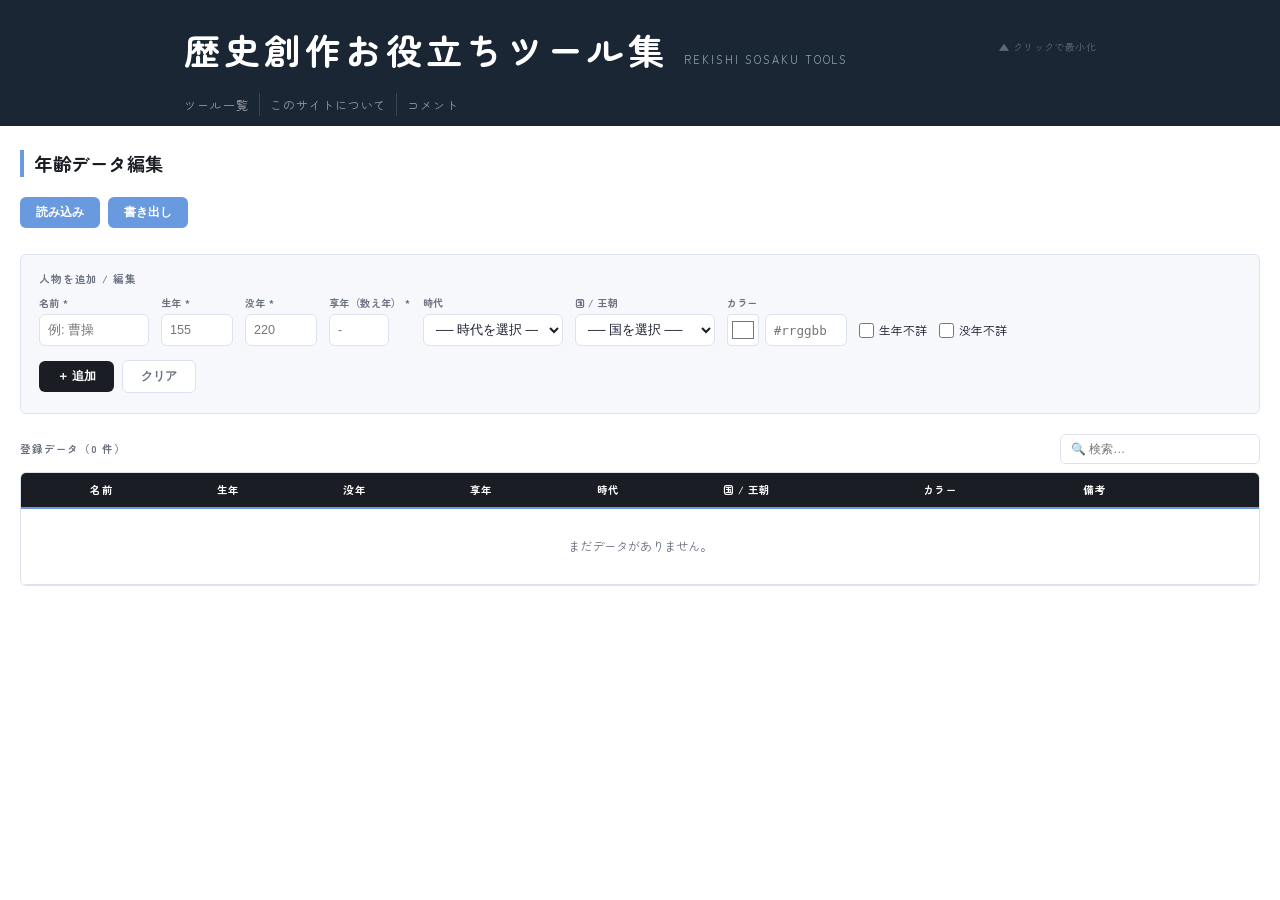
<file: age_json_editor.html>
<!DOCTYPE html>
<html lang="ja">
<head>
<meta charset="UTF-8">
<link href="https://fonts.googleapis.com/css2?family=Zen+Maru+Gothic" rel="stylesheet">
<title>年齢データ編集</title>
<link rel="stylesheet" href="../header.css">
<style>
:root {
  --accent:   #1a1d24;
  --accent-s: #699ae0;
  --danger:   #c0392b;
  --bg:       #ffffff;
  --surface:  #f7f8fc;
  --border:   #dde2f0;
  --text:     #1a1d2e;
  --text-sub: #6b7280;
  --radius:   6px;
}

* { box-sizing: border-box; margin: 0; padding: 0; }

body {
  font-family: 'Zen Maru Gothic', sans-serif;
}

#container {
  background: var(--bg);
  color: var(--text);
  padding: 24px 20px 48px;
  font-size: 14px;
  line-height: 1.5;
}

#tool-h1 {
  font-size: 1.3em;
  font-weight: 700;
  color: var(--accent);
  border-left: 4px solid var(--accent-s);
  padding-left: 10px;
  margin-bottom: 20px;
  letter-spacing: .03em;
}

/* ── セクション共通 ── */
.section-title {
  font-size: .75em;
  font-weight: 700;
  color: var(--text-sub);
  text-transform: uppercase;
  letter-spacing: .08em;
  margin-bottom: 8px;
}

/* ── 編集フォーム ── */
.edit-panel {
  background: var(--surface);
  border: 1px solid var(--border);
  border-radius: var(--radius);
  padding: 16px 18px;
  margin-bottom: 20px;
}

.form-row {
  display: flex;
  flex-wrap: wrap;
  align-items: flex-end;
  margin-bottom: -12px;
}
.form-row > * {
  margin-right: 12px;
  margin-bottom: 12px;
}

.field {
  display: flex;
  flex-direction: column;
}

.field label {
  font-size: .72em;
  font-weight: 600;
  color: var(--text-sub);
  letter-spacing: .04em;
  margin-bottom: 4px;
}

.field input[type="text"],
.field input[type="number"],
.field select {
  border: 1px solid var(--border);
  border-radius: var(--radius);
  padding: 6px 8px;
  font-size: .9em;
  background: #fff;
  color: var(--text);
  transition: border .15s;
  height: 32px;
}
.field input[type="text"]:focus,
.field input[type="number"]:focus,
.field select:focus {
  outline: none;
  border-color: var(--accent-s);
  box-shadow: 0 0 0 2px rgba(105,154,224,.2);
}

.field input[name="name"]  { width: 110px; }
.field input[name="birth"] { width: 72px; }
.field input[name="death"] { width: 72px; }
.field input[name="age"]   { width: 60px; }

.field select#sel-era   { width: 140px; }
.field select#sel-state { width: 140px; }

/* color field */
.color-field {
  display: flex;
  flex-direction: column;
}
.color-field label {
  font-size: .72em;
  font-weight: 600;
  color: var(--text-sub);
  letter-spacing: .04em;
  margin-bottom: 4px;
}
.color-wrap {
  display: flex;
  align-items: center;
  height: 32px;
}
.color-wrap input[type="color"] {
  margin-right: 6px;
  width: 32px;
  height: 32px;
  border: 1px solid var(--border);
  border-radius: 4px;
  padding: 2px;
  cursor: pointer;
  background: #fff;
}
.color-wrap input[type="text"] {
  width: 82px;
  border: 1px solid var(--border);
  border-radius: var(--radius);
  padding: 6px 8px;
  font-size: .9em;
  height: 32px;
  font-family: monospace;
}
.color-wrap input[type="text"]:focus {
  outline: none;
  border-color: var(--accent-s);
  box-shadow: 0 0 0 2px rgba(105,154,224,.2);
}

/* isAfter checkbox */
.check-field {
  display: flex;
  flex-direction: column;
}
.check-field label.top {
  font-size: .72em;
  font-weight: 600;
  color: var(--text-sub);
  letter-spacing: .04em;
  margin-bottom: 4px;
}
.check-wrap {
  display: flex;
  align-items: center;
  height: 32px;
}
.check-wrap input[type="checkbox"] {
  width: 15px; height: 15px;
  accent-color: var(--accent);
  margin-right: 5px;
}
.check-wrap label { font-size: .85em; }

/* error */
.error-msg {
  color: var(--danger);
  font-size: .72em;
  margin-top: 6px;
}

/* form buttons row */
.form-btns {
  display: flex;
  margin-top: 14px;
  align-items: center;
  flex-wrap: wrap;
}
.form-btns > * {
  margin-right: 8px;
  margin-bottom: 4px;
}

.btn {
  padding: 7px 18px;
  border-radius: var(--radius);
  border: none;
  cursor: pointer;
  font-size: .88em;
  font-weight: 600;
  transition: .15s;
}
.btn-primary {
  background: var(--accent);
  color: #fff;
}
.btn-primary:hover { background: var(--accent-s); }
.btn-clear {
  background: #fff;
  color: var(--text-sub);
  border: 1px solid var(--border);
}
.btn-clear:hover { background: var(--surface); }

/* ── ファイル操作 ── */
.file-row {
  display: flex;
  margin-bottom: 20px;
  flex-wrap: wrap;
  align-items: center;
}
.file-row > * {
  margin-right: 8px;
  margin-bottom: 6px;
}
.btn-file {
  background: var(--accent-s);
  color: #fff;
  padding: 7px 16px;
  border-radius: var(--radius);
  border: none;
  cursor: pointer;
  font-size: .88em;
  font-weight: 600;
  transition: .15s;
}
.btn-file:hover { background: #abc4e3; }

.btn-export {
  background: var(--accent-s);
  color: #fff;
  padding: 7px 16px;
  border-radius: var(--radius);
  border: none;
  cursor: pointer;
  font-size: .88em;
  font-weight: 600;
  transition: .15s;
}
.btn-export:hover { background: #abc4e3; }

#importInput { display: none; }

.file-note {
  font-size: .75em;
  color: var(--text-sub);
}

/* ── テーブルヘッダー行（件数＋検索） ── */
.table-header-row {
  display: flex;
  align-items: center;
  justify-content: space-between;
  margin-bottom: 8px;
  flex-wrap: wrap;
}
.search-wrap input {
  border: 1px solid var(--border);
  border-radius: var(--radius);
  padding: 5px 10px;
  font-size: .85em;
  width: 200px;
  height: 30px;
  color: var(--text);
  background: #fff;
  transition: border .15s;
}
.search-wrap input:focus {
  outline: none;
  border-color: var(--accent-s);
  box-shadow: 0 0 0 2px rgba(105,154,224,.2);
}
#filtered-note {
  font-size: .85em;
  color: var(--accent-s);
  font-weight: 400;
  margin-left: 6px;
  letter-spacing: 0;
  text-transform: none;
}

/* ── テーブル ── */
.table-wrap {
  border: 1px solid var(--border);
  border-radius: var(--radius);
  overflow: auto;
  max-height: 90vh;
}

table {
  border-collapse: separate;
  border-spacing: 0;
  width: 100%;
  background: #fff;
}

thead th {
  position: sticky;
  top: 0;
  background: var(--accent);
  color: #fff;
  font-size: .75em;
  font-weight: 700;
  letter-spacing: .04em;
  padding: 9px 10px;
  text-align: left;
  white-space: nowrap;
  border-bottom: 2px solid var(--accent-s);
  z-index: 5;
}

tbody tr {
  cursor: default;
  transition: background .1s;
}
tbody tr:hover td { background: #ebf1fd; }
tbody tr:nth-child(even) td { background: #f9fafd; }
tbody tr:nth-child(even):hover td { background: #ebf1fd; }

td {
  padding: 7px 10px;
  font-size: .85em;
  border-bottom: 1px solid var(--border);
  white-space: nowrap;
  vertical-align: middle;
}

.td-color {
  width: 56px;
  text-align: center;
}
.color-swatch {
  display: inline-block;
  width: 52px;
  height: 20px;
  border-radius: 3px;
  border: 1px solid #ccc;
  font-size: .7em;
  line-height: 20px;
  text-align: center;
  font-family: monospace;
  letter-spacing: .02em;
  vertical-align: middle;
}

.td-del { width: 44px; text-align: center; }
.btn-del {
  background: none;
  border: 1px solid var(--danger);
  color: var(--danger);
  border-radius: 4px;
  padding: 2px 7px;
  font-size: .78em;
  cursor: pointer;
  transition: .12s;
}
.btn-del:hover { background: var(--danger); color: #fff; }

.td-edit { width: 50px; text-align: center; }
.btn-edit {
  background: none;
  border: 1px solid var(--accent-s);
  color: var(--accent-s);
  border-radius: 4px;
  padding: 2px 7px;
  font-size: .78em;
  cursor: pointer;
  transition: .12s;
}
.btn-edit:hover { background: var(--accent-s); color: #fff; }

.empty-msg {
  text-align: center;
  color: var(--text-sub);
  padding: 28px;
  font-size: .88em;
}
</style>
</head>
<script src="../header.js" data-curent="index"></script>
<body>
<div id="site-header"></div>
<div id="container">
<div id="tool-h1">年齢データ編集</div>

<!-- ファイル操作 -->
<div class="file-row">
  <button class="btn-file" onclick="document.getElementById('importInput').click()">読み込み</button>
  <button class="btn-export" onclick="exportJSON()">書き出し</button>
  <input type="file" id="importInput" accept=".json" multiple onchange="importJSON(event)">
</div>

<!-- 編集フォーム -->
<div class="edit-panel">
  <div class="section-title">人物を追加 / 編集</div>
  <div class="form-row">

    <div class="field">
      <label>名前 *</label>
      <input type="text" name="name" id="f-name" placeholder="例: 曹操">
    </div>

    <div class="field">
      <label>生年 *</label>
      <input type="number" name="birth" id="f-birth" placeholder="155">
    </div>

    <div class="field">
      <label>没年 *</label>
      <input type="number" name="death" id="f-death" placeholder="220">
    </div>

    <div class="field">
      <label>享年（数え年） *</label>
      <input type="number" name="age" id="f-age" placeholder="-">
    </div>

    <div class="field">
      <label>時代</label>
      <select id="sel-era" onchange="onEraChange()">
        <option value="">── 時代を選択 ──</option>
      </select>
    </div>

    <div class="field">
      <label>国 / 王朝</label>
      <select id="sel-state">
        <option value="">── 国を選択 ──</option>
      </select>
    </div>

    <div class="color-field">
      <label>カラー</label>
      <div class="color-wrap">
        <input type="color" id="f-colorpicker" value="#ffffff" oninput="onPickerChange(this.value)">
        <input type="text" id="f-colortext" value="" placeholder="#rrggbb" maxlength="7" oninput="onTextChange(this.value)">
      </div>
    </div>

    <div class="check-field">
      <div class="check-wrap" style="margin-top:4px;">
        <input type="checkbox" id="f-birthUnknown" onchange="onUnknownChange('birthUnknown')">
        <label for="f-birthUnknown">生年不詳</label>
      </div>
    </div>
    <div class="check-field">
      <div class="check-wrap">
        <input type="checkbox" id="f-isAfter" onchange="onUnknownChange('isAfter')">
        <label for="f-isAfter">没年不詳</label>
      </div>
    </div>

  </div>
  <div id="form-error" class="error-msg"></div>
  <div class="form-btns">
    <button class="btn btn-primary" onclick="addEntry()">＋ 追加</button>
    <button class="btn btn-clear" onclick="clearForm(false)">クリア</button>
  </div>
</div>

<!-- テーブル -->
<div class="table-header-row">
  <div class="section-title" style="margin-bottom:0;">登録データ（<span id="count">0</span> 件）<span id="filtered-note"></span></div>
  <div class="search-wrap">
    <input type="text" id="searchBox" placeholder="🔍 検索…" oninput="renderTable()">
  </div>
</div>
<div class="table-wrap">
  <table>
    <thead>
      <tr>
        <th></th>
        <th>名前</th>
        <th>生年</th>
        <th>没年</th>
        <th>享年</th>
        <th>時代</th>
        <th>国 / 王朝</th>
        <th>カラー</th>
        <th>備考</th>
        <th></th>
      </tr>
    </thead>
    <tbody id="tBody"></tbody>
  </table>
</div>

</div>
<script>
/* ═══════════════════════════════════════════
   時代・国データ
═══════════════════════════════════════════ */
const DYNASTIES = [
  { era: "春秋戦国", eraKey: "zhou", states: [
    { key: "eastern_zhou", label: "東周" },
    { key: "jiang_qi", label: "姜斉" },
    { key: "chen", label: "陳" },
    { key: "tian_qi", label: "田斉" },
    { key: "jin", label: "晋" },
    { key: "zhao", label: "趙" },
    { key: "wei", label: "魏" },
    { key: "han", label: "韓" },
    { key: "lu", label: "魯" },
    { key: "song", label: "宋" },
    { key: "zheng", label: "鄭" },
    { key: "wey", label: "衛" },
    { key: "chu", label: "楚" },
    { key: "wu", label: "呉" },
    { key: "yue", label: "越" },
    { key: "yan", label: "燕" },
    { key: "qin", label: "秦" },
  ]},
  { era: "漢", eraKey: "han_dynasty", states: [
    { key: "western_han", label: "前漢" },
    { key: "xin_dynasty", label: "新" },
    { key: "eastern_han", label: "後漢" },
  ]},
  { era: "三国", eraKey: "three_kingdoms", states: [
    { key: "cao_wei", label: "曹魏" },
    { key: "shu_han", label: "蜀漢" },
    { key: "eastern_wu", label: "孫呉" },
  ]},
  { era: "両晋\u30fb五胡十六国", eraKey: "sixteen_kingdoms", states: [
    { key: "western_jin", label: "西晋" },
    { key: "eastern_jin", label: "東晋" },
    { key: "former_zhao", label: "前趙" },
    { key: "later_zhao", label: "後趙" },
    { key: "former_qin", label: "前秦" },
    { key: "later_qin", label: "後秦" },
    { key: "western_qin", label: "西秦" },
    { key: "hu_xia", label: "夏" },
    { key: "former_yan", label: "前燕" },
    { key: "western_yan", label: "西燕" },
    { key: "later_yan", label: "後燕" },
    { key: "southern_yan", label: "南燕" },
    { key: "northern_yan", label: "北燕" },
    { key: "former_liang", label: "前涼" },
    { key: "later_liang", label: "後涼" },
    { key: "southern_liang", label: "南涼" },
    { key: "western_liang", label: "西涼" },
    { key: "northern_liang", label: "北涼" },
    { key: "cheng_han", label: "成漢" },
    { key: "tuoba_dai", label: "代" },
  ]},
  { era: "南北朝", eraKey: "northern_and_southern", states: [
    { key: "liu_song", label: "宋" },
    { key: "southern_qi", label: "斉" },
    { key: "xiao_liang", label: "梁" },
    { key: "southern_chen", label: "陳" },
    { key: "northern_wei", label: "北魏" },
    { key: "eastern_wei", label: "東魏" },
    { key: "western_wei", label: "西魏" },
    { key: "northern_qi", label: "北斉" },
    { key: "northern_zhou", label: "北周" },
    { key: "sui_dynasty", label: "隋" },
  ]},
  { era: "唐", eraKey: "tang_dynasty", states: [
    { key: "tang_dynasty", label: "唐" },
    { key: "wu_zhou", label: "武周" },
    { key: "anshi_yan", label: "燕" },
  ]},
  { era: "五代十国", eraKey: "five_and_ten", states: [
    { key: "zhu_liang", label: "後梁" },
    { key: "later_tang", label: "後唐" },
    { key: "later_jin", label: "後晋" },
    { key: "later_han", label: "後漢" },
    { key: "later_zhou", label: "後周" },
    { key: "yang_wu", label: "呉" },
    { key: "southern_tang", label: "南唐" },
    { key: "wu_yue", label: "呉越" },
    { key: "ma_chu", label: "楚" },
    { key: "min", label: "閩" },
    { key: "southern_han", label: "南漢" },
    { key: "former_shu", label: "前蜀" },
    { key: "later_shu", label: "後蜀" },
    { key: "jingnan", label: "荊南" },
    { key: "northern_han", label: "北漢" },
  ]},
  { era: "宋以降", eraKey: "since_song", states: [
    { key: "northern_song", label: "北宋" },
    { key: "southern_song", label: "南宋" },
    { key: "liao_dynasty", label: "遼" },
    { key: "western_liao", label: "西遼" },
    { key: "jin_dynasty", label: "金" },
    { key: "western_xia", label: "西夏" },
    { key: "yuan_dynasty", label: "元" },
    { key: "northern_yuan", label: "北元" },
    { key: "ming_dynasty", label: "明" },
    { key: "southern_ming", label: "南明" },
    { key: "qing_dynasty", label: "清" },
  ]},
];

/* dynasty key → label のマップ */
const DYNASTY_LABEL = {};
DYNASTIES.forEach(era => era.states.forEach(s => { DYNASTY_LABEL[s.key] = s.label; }));
/* dynasty key → era の逆引き */
const DYNASTY_ERA = {};
DYNASTIES.forEach(era => era.states.forEach(s => { DYNASTY_ERA[s.key] = era.eraKey; }));

/* ═══════════════════════════════════════════
   セレクト初期化
═══════════════════════════════════════════ */
let lastStateKey = ""; // 国選択を保持

function initSelects() {
  const selEra = document.getElementById('sel-era');
  selEra.innerHTML = '<option value="">── 時代を選択 ──</option>';
  DYNASTIES.forEach(d => {
    const o = document.createElement('option');
    o.value = d.eraKey;
    o.textContent = d.era;
    selEra.appendChild(o);
  });
  updateStateSelect("");
}

function updateStateSelect(eraKey, keepKey) {
  const sel = document.getElementById('sel-state');
  const era = DYNASTIES.find(d => d.eraKey === eraKey);
  sel.innerHTML = '<option value="">── 国を選択 ──</option>';
  if (era) {
    era.states.forEach(s => {
      const o = document.createElement('option');
      o.value = s.key;
      o.textContent = s.label;
      sel.appendChild(o);
    });
  }
  if (keepKey) sel.value = keepKey;
}

function onEraChange() {
  const eraKey = document.getElementById('sel-era').value;
  updateStateSelect(eraKey);
  lastStateKey = "";
}

initSelects();

/* ═══════════════════════════════════════════
   年計算
═══════════════════════════════════════════ */
function getYearDiff(start, end) {
  if (start === "" || end === "" || isNaN(start) || isNaN(end)) return null;
  let diff = end - start;
  if (start < 0 && end > 0) diff -= 1;
  return diff;
}

function calcAge(birth, death) {
  const b = parseInt(birth), d = parseInt(death);
  if (isNaN(b) || isNaN(d)) return "";
  const diff = getYearDiff(b, d);
  if (diff === null || diff < 0) return "";
  return diff + 1;
}

// 3フィールドの三すくみ自動補完
function syncFields(changed) {
  const bEl = document.getElementById('f-birth');
  const dEl = document.getElementById('f-death');
  const aEl = document.getElementById('f-age');
  const errEl = document.getElementById('form-error');

  const bv = bEl.value.trim(), dv = dEl.value.trim(), av = aEl.value.trim();
  const b = bv !== "" ? parseInt(bv) : null;
  const d = dv !== "" ? parseInt(dv) : null;
  const a = av !== "" ? parseInt(av) : null;

  // リセット
  bEl.style.borderColor = "";
  dEl.style.borderColor = "";
  aEl.style.borderColor = "";
  errEl.textContent = "";

  // 2つ入力で3つ目を補完
  if (b !== null && d !== null && a === null) {
    const age = calcAge(b, d);
    if (age !== "") aEl.value = age;
  } else if (b !== null && a !== null && d === null) {
    // 没年 = 生年 + 享年 - 1（0年跨ぎ補正）
    let death = b + a - 1;
    if (b < 0 && death >= 0) death += 1;
    dEl.value = death;
  } else if (d !== null && a !== null && b === null) {
    // 生年 = 没年 - 享年 + 1（0年跨ぎ補正）
    let birth = d - a + 1;
    if (d > 0 && birth <= 0) birth -= 1;
    bEl.value = birth;
  } else if (b !== null && d !== null && a !== null) {
    // 3つ揃ったら整合チェック
    const expected = calcAge(b, d);
    if (expected !== a) {
      errEl.textContent = `計算が合いません（生年と没年から算出される享年：${expected}）`;
      document.getElementById('f-' + (changed === 'birth' ? 'birth' : changed === 'death' ? 'death' : 'age')).style.borderColor = 'var(--danger)';
    }
  }
}

['f-birth','f-death','f-age'].forEach(id => {
  const field = id.replace('f-','');
  document.getElementById(id).addEventListener('keydown', e => {
    if (e.key === 'Enter') { e.preventDefault(); syncFields(field); }
  });
});

/* ═══════════════════════════════════════════
   カラー同期
═══════════════════════════════════════════ */
function isValidHex(v) { return /^#[0-9a-fA-F]{6}$/.test(v); }

// 「没年不詳」「生年不詳」は排他
function onUnknownChange(changed) {
  if (changed === 'isAfter' && document.getElementById('f-isAfter').checked) {
    document.getElementById('f-birthUnknown').checked = false;
  } else if (changed === 'birthUnknown' && document.getElementById('f-birthUnknown').checked) {
    document.getElementById('f-isAfter').checked = false;
  }
}

function onPickerChange(val) {
  document.getElementById('f-colortext').value = val;
}
function onTextChange(val) {
  const v = val.trim();
  if (isValidHex(v)) {
    document.getElementById('f-colorpicker').value = v;
  }
}

/* ═══════════════════════════════════════════
   データ
═══════════════════════════════════════════ */
let entries = [];

/* ═══════════════════════════════════════════
   追加
═══════════════════════════════════════════ */
function addEntry() {
  const name  = document.getElementById('f-name').value.trim();
  const bv    = document.getElementById('f-birth').value.trim();
  const dv    = document.getElementById('f-death').value.trim();
  const av    = document.getElementById('f-age').value.trim();
  const colorText = document.getElementById('f-colortext').value.trim();
  const state = document.getElementById('sel-state').value;
  const isAfter = document.getElementById('f-isAfter').checked;
  const birthUnknown = document.getElementById('f-birthUnknown').checked;

  const errEl = document.getElementById('form-error');
  errEl.textContent = "";

  if (!name) { errEl.textContent = "名前を入力してください。"; return; }

  const filled = [bv, dv, av].filter(v => v !== "").length;
  if (filled < 2) { errEl.textContent = "生年・没年・享年のうち2項目以上を入力してください。"; return; }

  const b = bv !== "" ? parseInt(bv) : null;
  const d = dv !== "" ? parseInt(dv) : null;
  const a = av !== "" ? parseInt(av) : null;

  if ((b !== null && isNaN(b)) || (d !== null && isNaN(d)) || (a !== null && isNaN(a))) {
    errEl.textContent = "年の値は数値で入力してください。"; return;
  }
  if ((b !== null && b === 0) || (d !== null && d === 0)) {
    errEl.textContent = "0年は存在しません。"; return;
  }
  if (a !== null && a < 1) { errEl.textContent = "享年は1以上にしてください。"; return; }

  // 3つ目を確定補完
  let finalB = b, finalD = d, finalA = a;
  if (finalB === null) {
    finalB = finalD - finalA + 1;
    if (finalD > 0 && finalB <= 0) finalB -= 1;
  } else if (finalD === null) {
    finalD = finalB + finalA - 1;
    if (finalB < 0 && finalD >= 0) finalD += 1;
  } else if (finalA === null) {
    finalA = calcAge(finalB, finalD);
  }

  // 整合チェック
  const expectedAge = calcAge(finalB, finalD);
  if (expectedAge === "" || expectedAge < 1) { errEl.textContent = "生年・没年の計算が合いません（没年 ≥ 生年）。"; return; }
  if (finalA !== null && finalA !== expectedAge) { errEl.textContent = `計算が合いません（生年と没年から算出される享年：${expectedAge}）。`; return; }

  if (colorText && !isValidHex(colorText)) {
    errEl.textContent = "カラーは #rrggbb 形式で入力してください（例: #f44f67）"; return;
  }

  const entry = { name, birth: finalB, death: finalD };
  if (state) entry.dynasty = state;
  const col = colorText.toUpperCase();
  if (col && col !== "#FFFFFF") entry.color = col.toLowerCase();
  if (isAfter) entry.isAfter = true;
  if (birthUnknown) entry.birthUnknown = true;

  entries.push(entry);
  lastStateKey = state;
  clearForm(false);
  renderTable();
}

/* ═══════════════════════════════════════════
   フォームクリア
═══════════════════════════════════════════ */
function clearForm(clearState) {
  document.getElementById('f-name').value = "";
  document.getElementById('f-birth').value = "";
  document.getElementById('f-death').value = "";
  document.getElementById('f-age').value = "";
  document.getElementById('f-birth').style.borderColor = "";
  document.getElementById('f-death').style.borderColor = "";
  document.getElementById('f-age').style.borderColor = "";
  document.getElementById('f-colorpicker').value = "#ffffff";
  document.getElementById('f-colortext').value = "";
  document.getElementById('f-isAfter').checked = false;
  document.getElementById('f-birthUnknown').checked = false;
  document.getElementById('form-error').textContent = "";

  if (clearState) {
    document.getElementById('sel-era').value = "";
    updateStateSelect("");
    lastStateKey = "";
  } else {
    // 国選択を保持
    const eraKey = lastStateKey ? DYNASTY_ERA[lastStateKey] : "";
    if (eraKey) {
      document.getElementById('sel-era').value = eraKey;
      updateStateSelect(eraKey, lastStateKey);
    }
  }
}

/* ═══════════════════════════════════════════
   テーブル描画
═══════════════════════════════════════════ */
function renderTable() {
  const q = (document.getElementById('searchBox')?.value || "").trim().toLowerCase();
  const body = document.getElementById('tBody');
  const noteEl = document.getElementById('filtered-note');

  document.getElementById('count').textContent = entries.length;

  if (entries.length === 0) {
    body.innerHTML = `<tr><td colspan="10" class="empty-msg">まだデータがありません。</td></tr>`;
    noteEl.textContent = "";
    return;
  }

  // フィルタリング：元インデックスを保持しつつ絞り込む
  const filtered = entries.map((e, i) => ({ e, i })).filter(({ e }) => {
    if (!q) return true;
    const age = calcAge(e.birth, e.death);
    const dynLabel  = e.dynasty ? (DYNASTY_LABEL[e.dynasty] || e.dynasty) : "";
    const eraLabel  = e.dynasty && DYNASTY_ERA[e.dynasty]
      ? (DYNASTIES.find(d => d.eraKey === DYNASTY_ERA[e.dynasty])?.era || "") : "";
    const birthStr  = e.birth != null ? (e.birth < 0 ? '前' + Math.abs(e.birth) : String(e.birth)) : "不明";
    const deathStr  = e.death != null ? (e.death < 0 ? '前' + Math.abs(e.death) : String(e.death)) : "不明";
    const searchStr = [e.name, birthStr, deathStr, String(age), eraLabel, dynLabel,
                       e.color || "",
                       e.isAfter ? "没年不詳" : "",
                       e.birthUnknown ? "生年不詳" : ""].join(' ').toLowerCase();
    return searchStr.includes(q);
  });

  // 件数表示
  if (q) {
    noteEl.textContent = `（${filtered.length} 件表示中）`;
  } else {
    noteEl.textContent = "";
  }

  if (filtered.length === 0) {
    body.innerHTML = `<tr><td colspan="10" class="empty-msg">「${escHtml(q)}」に一致するデータがありません。</td></tr>`;
    return;
  }

  body.innerHTML = filtered.map(({ e, i }) => {
    const age = calcAge(e.birth, e.death);
    const dynLabel = e.dynasty ? (DYNASTY_LABEL[e.dynasty] || e.dynasty) : "";
    const eraLabel = e.dynasty && DYNASTY_ERA[e.dynasty]
      ? (DYNASTIES.find(d => d.eraKey === DYNASTY_ERA[e.dynasty])?.era || "") : "";
    const col = e.color || "";
    const swatchStyle = col ? `background:${col};color:${contrastColor(col)};` : "background:#f0f0f0;color:#999;";
    const swatchText = col || "なし";
    const birthStr = e.birth != null ? (e.birth < 0 ? '前' + Math.abs(e.birth) : e.birth) : "不明";
    const deathStr = e.death != null ? (e.death < 0 ? '前' + Math.abs(e.death) : e.death) : "不明";

    const note = e.isAfter ? "没年不詳" : e.birthUnknown ? "生年不詳" : "";
    return `<tr onclick="copyRow(${i})" title="クリックで編集欄にコピー">
      <td class="td-edit"><button class="btn-edit" onclick="event.stopPropagation();overwriteRow(${i})">上書き</button></td>
      <td>${escHtml(e.name)}</td>
      <td>${birthStr}</td>
      <td>${deathStr}</td>
      <td>${age}</td>
      <td>${escHtml(eraLabel)}</td>
      <td>${escHtml(dynLabel)}</td>
      <td class="td-color"><span class="color-swatch" style="${swatchStyle}">${swatchText}</span></td>
      <td>${escHtml(note)}</td>
      <td class="td-del"><button class="btn-del" onclick="event.stopPropagation();delRow(${i})">削除</button></td>
    </tr>`;
  }).join('');
}

function contrastColor(hex) {
  const r = parseInt(hex.slice(1,3),16);
  const g = parseInt(hex.slice(3,5),16);
  const b = parseInt(hex.slice(5,7),16);
  return (r*299 + g*587 + b*114) / 1000 > 128 ? '#333' : '#fff';
}

function escHtml(s) {
  return String(s).replace(/&/g,'&amp;').replace(/</g,'&lt;').replace(/>/g,'&gt;');
}

// 行クリック：フォームにコピーのみ（行は残す）
function copyRow(i) {
  fillForm(entries[i]);
}

// 削除ボタン
function delRow(i) {
  entries.splice(i, 1);
  renderTable();
}

// 上書きボタン：編集欄の現在値で該当行を上書きして追加、編集欄はクリア
function overwriteRow(i) {
  const name  = document.getElementById('f-name').value.trim();
  const bv    = document.getElementById('f-birth').value.trim();
  const dv    = document.getElementById('f-death').value.trim();
  const av    = document.getElementById('f-age').value.trim();
  const colorText = document.getElementById('f-colortext').value.trim();
  const state = document.getElementById('sel-state').value;
  const isAfter = document.getElementById('f-isAfter').checked;
  const birthUnknown = document.getElementById('f-birthUnknown').checked;

  const errEl = document.getElementById('form-error');
  errEl.textContent = "";

  if (!name) { errEl.textContent = "名前を入力してください。"; return; }
  const filled = [bv, dv, av].filter(v => v !== "").length;
  if (filled < 2) { errEl.textContent = "生年・没年・享年のうち2項目以上を入力してください。"; return; }

  const b = bv !== "" ? parseInt(bv) : null;
  const d = dv !== "" ? parseInt(dv) : null;
  const a = av !== "" ? parseInt(av) : null;

  if ((b !== null && isNaN(b)) || (d !== null && isNaN(d)) || (a !== null && isNaN(a))) {
    errEl.textContent = "年の値は数値で入力してください。"; return;
  }
  if ((b !== null && b === 0) || (d !== null && d === 0)) {
    errEl.textContent = "0年は存在しません。"; return;
  }
  if (a !== null && a < 1) { errEl.textContent = "享年は1以上にしてください。"; return; }

  let finalB = b, finalD = d, finalA = a;
  if (finalB === null) {
    finalB = finalD - finalA + 1;
    if (finalD > 0 && finalB <= 0) finalB -= 1;
  } else if (finalD === null) {
    finalD = finalB + finalA - 1;
    if (finalB < 0 && finalD >= 0) finalD += 1;
  } else if (finalA === null) {
    finalA = calcAge(finalB, finalD);
  }
  const expectedAge = calcAge(finalB, finalD);
  if (expectedAge === "" || expectedAge < 1) { errEl.textContent = "生年・没年の計算が合いません。"; return; }
  if (finalA !== null && finalA !== expectedAge) { errEl.textContent = `計算が合いません（算出享年：${expectedAge}）。`; return; }
  if (colorText && !isValidHex(colorText)) { errEl.textContent = "カラーは #rrggbb 形式で入力してください。"; return; }

  const entry = { name, birth: finalB, death: finalD };
  if (state) entry.dynasty = state;
  const col = colorText.toUpperCase();
  if (col && col !== "#FFFFFF") entry.color = col.toLowerCase();
  if (isAfter) entry.isAfter = true;
  if (birthUnknown) entry.birthUnknown = true;

  entries[i] = entry;
  lastStateKey = state;
  clearForm(false);
  renderTable();
}

function fillForm(e) {
  document.getElementById('f-name').value  = e.name;
  document.getElementById('f-birth').value = e.birth != null ? e.birth : "";
  document.getElementById('f-death').value = e.death != null ? e.death : "";
  document.getElementById('f-age').value   = calcAge(e.birth, e.death);
  document.getElementById('f-isAfter').checked = !!e.isAfter;
  document.getElementById('f-birthUnknown').checked = !!e.birthUnknown;
  document.getElementById('f-birth').style.borderColor = "";
  document.getElementById('f-death').style.borderColor = "";
  document.getElementById('f-age').style.borderColor = "";
  document.getElementById('form-error').textContent = "";

  const col = e.color || "#ffffff";
  document.getElementById('f-colorpicker').value = col;
  document.getElementById('f-colortext').value = e.color || "";

  if (e.dynasty) {
    const eraKey = DYNASTY_ERA[e.dynasty] || "";
    document.getElementById('sel-era').value = eraKey;
    updateStateSelect(eraKey, e.dynasty);
    lastStateKey = e.dynasty;
  } else {
    document.getElementById('sel-era').value = "";
    updateStateSelect("");
    lastStateKey = "";
  }
}

/* ═══════════════════════════════════════════
   JSON 書き出し
═══════════════════════════════════════════ */
function exportJSON() {
  if (entries.length === 0) { alert('データがありません。'); return; }
  const lines = entries.map(e => {
    const obj = { name: e.name, birth: e.birth, death: e.death };
    if (e.dynasty)      obj.dynasty = e.dynasty;
    if (e.color)        obj.color   = e.color;
    if (e.isAfter)      obj.isAfter = true;
    if (e.birthUnknown) obj.birthUnknown = true;
    return JSON.stringify(obj);
  });
  const json = '[\n' + lines.map(l => '  ' + l).join(',\n') + '\n]';
  const blob = new Blob([json], { type: 'application/json' });
  const a = document.createElement('a');
  a.href = URL.createObjectURL(blob);
  a.download = 'age_data.json';
  a.click();
  URL.revokeObjectURL(a.href);
}

/* ═══════════════════════════════════════════
   JSON 読み込み
═══════════════════════════════════════════ */
function importJSON(event) {
  const files = Array.from(event.target.files);
  if (files.length === 0) return;
  let loaded = 0;
  files.forEach(file => {
    const reader = new FileReader();
    reader.onload = e => {
      try {
        const data = JSON.parse(e.target.result);
        if (!Array.isArray(data)) throw new Error(file.name + ': 配列形式ではありません');
        entries = entries.concat(data.map(d => {
          const entry = { name: String(d.name ?? ""), birth: Number(d.birth), death: Number(d.death) };
          if (d.dynasty)      entry.dynasty = d.dynasty;
          if (d.color)        entry.color   = d.color;
          if (d.isAfter)      entry.isAfter = true;
          if (d.birthUnknown) entry.birthUnknown = true;
          return entry;
        }));
      } catch(err) {
        alert('JSONの読み込みに失敗しました: ' + err.message);
      }
      loaded++;
      if (loaded === files.length) renderTable();
    };
    reader.readAsText(file);
  });
  event.target.value = "";
}

/* 初期描画 */
renderTable();
</script>
</body>
</html>
</file>
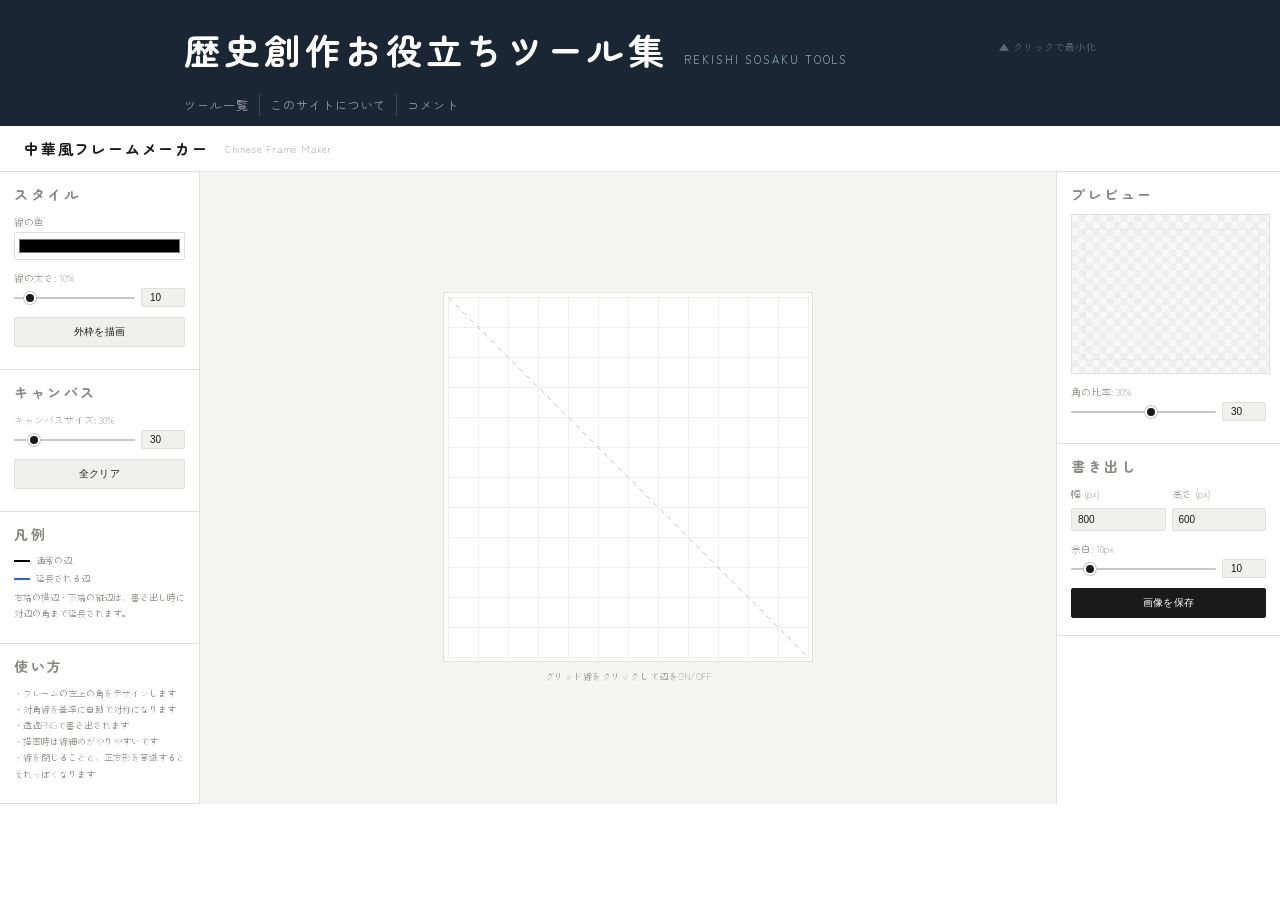
<file: chinese_frame_maker.html>
<!DOCTYPE html>
<html lang="ja">
<head>
<meta charset="UTF-8">
<meta name="viewport" content="width=device-width, initial-scale=1.0">
<title>中華風フレームメーカー</title>
<link href="https://fonts.googleapis.com/css2?family=Zen+Maru+Gothic" rel="stylesheet">
<link rel="stylesheet" href="../header.css">
<style>

  :root {
    --bg:       #f5f5f3;
    --surface:  #ffffff;
    --surface2: #f0f0ee;
    --border:   #e0e0dc;
    --border2:  #c8c8c4;
    --accent:   #1a1a1a;
    --accent2:  #555550;
    --text:     #1a1a1a;
    --text-dim: #888884;
    --edge-ext: #2563eb;
    --primary:  #1a1a1a;
  }

  *, *::before, *::after { box-sizing: border-box; margin: 0; padding: 0; }

  body {
    font-family: Zen Maru Gothic, serif;
    min-height: 100vh;
  }

  container {
    background: var(--bg);
    color: var(--text);
    display: flex;
    flex-direction: column;
    font-weight: 300;
  }

  tool-header {
    padding: 12px 24px;
    border-bottom: 1px solid var(--border);
    display: flex;
    align-items: center;
    gap: 16px;
    background: var(--surface);
  }
  tool-header h1 {
    font-size: 15px;
    color: var(--text);
    letter-spacing: 0.12em;
    font-weight: 600;
  }
  tool-header .sub {
    font-size: 10px;
    color: var(--text-dim);
    letter-spacing: 0.08em;
  }

  .app {
    display: flex;
    flex: 1;
    overflow: hidden;
    height: calc(100vh - 45px);
  }

  .panel {
    background: var(--surface);
    display: flex;
    flex-direction: column;
    overflow-y: auto;
    overflow-x: hidden;
  }
  .left-panel  { width: 200px; min-width: 200px; border-right: 1px solid var(--border); }
  .right-panel { width: 224px; min-width: 224px; border-left:  1px solid var(--border); }

  .sec {
    padding: 12px 14px;
    border-bottom: 1px solid var(--border);
  }
  .sec-title {
    font-size: 14px;
    color: var(--text-dim);
    letter-spacing: 0.18em;
    text-transform: uppercase;
    margin-bottom: 10px;
    font-weight: bold;
  }

  label { font-size: 10px; color: var(--text-dim); display: block; margin-bottom: 3px; }
  .field { margin-bottom: 10px; }

  input[type=range] {
    width: 100%; -webkit-appearance: none; height: 2px;
    background: var(--border2); border-radius: 1px; outline: none; cursor: pointer;
  }
  input[type=range]::-webkit-slider-thumb {
    -webkit-appearance: none; width: 12px; height: 12px;
    border-radius: 50%; background: var(--accent); cursor: pointer;
    border: 2px solid white; box-shadow: 0 0 0 1px var(--border2);
  }
  .rrow { display: flex; align-items: center; gap: 6px; }
  .rrow input[type=number] {
    width: 44px; background: var(--surface2); border: 1px solid var(--border);
    color: var(--text); font-size: 10px; padding: 3px 4px; border-radius: 2px;
    text-align: center; 
  }
  .rrow input[type=range] { flex: 1; }

  input[type=color] {
    width: 100%; height: 28px; border: 1px solid var(--border);
    border-radius: 2px; background: none; cursor: pointer; padding: 2px;
  }

  .btn {
    display: block; width: 100%; padding: 7px;
    border: 1px solid var(--border); background: var(--surface2);
    color: var(--text); font-size: 10px; cursor: pointer; border-radius: 2px;
    font-weight: 400;
    transition: all 0.1s; margin-bottom: 5px; text-align: center;
    letter-spacing: 0.04em;
  }
  .btn:hover { border-color: var(--accent); background: var(--surface); }
  .btn.primary {
    background: var(--accent); color: #fff; border-color: var(--accent);
    font-weight: 500;
  }
  .btn.primary:hover { background: #333; }

  .center {
    flex: 1; display: flex; flex-direction: column;
    align-items: center; justify-content: center;
    padding: 24px; overflow: auto; background: var(--bg);
  }
  .canvas-wrap {
    background: #fff;
    border: 1px solid var(--border);
  }
  #mainCanvas { display: block; }
  .canvas-hint {
    font-size: 9px; color: var(--text-dim); text-align: center;
    margin-top: 8px; letter-spacing: 0.06em;
  }

  #previewCanvas {
    display: block; width: 100%;
    border: 1px solid var(--border);
  }

  .two-col { display: grid; grid-template-columns: 1fr 1fr; gap: 6px; margin-bottom: 10px; }
  input[type=number].full {
    width: 100%; background: var(--surface2); border: 1px solid var(--border);
    color: var(--text); font-size: 10px; padding: 5px 6px; border-radius: 2px;
  }

  .info { font-size: 9px; color: var(--text-dim); line-height: 1.8; margin-bottom: 8px; }
  .legend { display: flex; align-items: center; gap: 6px; font-size: 9px; color: var(--text-dim); margin-bottom: 5px; }
  .legend-line { width: 16px; height: 2px; }

  select {
    width: 100%; background: var(--surface2); border: 1px solid var(--border);
    color: var(--text); font-size: 10px; padding: 5px; border-radius: 2px;
    cursor: pointer; margin-bottom: 6px;
  }
</style>
</head>
<script src="../header.js" data-curent="index"></script>
<body>

<div id="site-header"></div>

<container>
<tool-header>
  <h1>中華風フレームメーカー</h1>
  <span class="sub">Chinese Frame Maker</span>
</tool-header>

<div class="app">

  <!-- LEFT PANEL -->
  <div class="panel left-panel">

    <div class="sec">
      <div class="sec-title">スタイル</div>
      <div class="field">
        <label>線の色</label>
        <input type="color" id="strokeColor" value="#000000">
      </div>
      <div class="field">
        <label>線の太さ: <span id="swVal">10</span>%</label>
        <div class="rrow">
          <input type="range" id="sw" min="1" max="100" value="10">
          <input type="number" id="swN" min="1" max="100" value="10">
        </div>
      </div>
      <div class="field">
        <button class="btn" onclick="drawOuterBorder()">外枠を描画</button>
      </div>
    </div>

    <div class="sec">
      <div class="sec-title">キャンバス</div>
      <div class="field">
        <label>キャンバスサイズ: <span id="csVal">30</span>%</label>
        <div class="rrow">
          <input type="range" id="cs" min="20" max="100" value="30">
          <input type="number" id="csN" min="20" max="100" value="30">
        </div>
      </div>
      <div class="field">
        <button class="btn" onclick="clearAll()">全クリア</button>
      </div>
    </div>

    <div class="sec">
      <div class="sec-title">凡例</div>
      <div class="legend">
        <div class="legend-line" style="background:#000000"></div>
        通常の辺
      </div>
      <div class="legend">
        <div class="legend-line" style="background:#2563eb"></div>
        延長される辺
      </div>
      <div class="info">
        右端の横辺・下端の縦辺は、書き出し時に対辺の角まで延長されます。
      </div>
    </div>

    <div class="sec">
      <div class="sec-title">使い方</div>
      <div class="info">
        <p>・フレームの左上の角をデザインします<br/>
           ・対角線を基準に自動で対称になります<br/>
           ・透過PNGで書き出されます<br/>
           ・描画時は線細めがやりやすいです<br/>
           ・線を閉じることと、正方形を意識するとそれっぽくなります</p>
      </div>
    </div>

  </div>

  <!-- CENTER -->
  <div class="center">
    <div class="canvas-wrap">
      <canvas id="mainCanvas"></canvas>
    </div>
    <div class="canvas-hint">グリッド線をクリックして辺をON/OFF</div>
  </div>

  <!-- RIGHT PANEL -->
  <div class="panel right-panel">

    <div class="sec">
      <div class="sec-title">プレビュー</div>
      <canvas id="previewCanvas"></canvas>
      <div class="field" style="margin-top:10px;">
        <label>角の比率: <span id="crVal">30</span>%</label>
        <div class="rrow">
          <input type="range" id="cr" min="5" max="50" value="30">
          <input type="number" id="crN" min="5" max="50" value="30">
        </div>
      </div>
    </div>

    <div class="sec">
      <div class="sec-title">書き出し</div>
      <div class="two-col">
        <div><label>幅 (px)</label><input type="number" class="full" id="expW" value="800" min="100" max="10000"></div>
        <div><label>高さ (px)</label><input type="number" class="full" id="expH" value="600" min="100" max="10000"></div>
      </div>
      <div class="field">
        <label>余白: <span id="epVal">10</span>px</label>
        <div class="rrow">
          <input type="range" id="ep" min="0" max="100" value="10">
          <input type="number" id="epN" min="0" max="100" value="10">
        </div>
      </div>
      <button class="btn primary" onclick="exportPNG()">画像を保存</button>
    </div>

  </div>

</div>
</container>

<script>
// ================================================================
// STATE
// ================================================================
const GRID = 12;

let cellSize    = 30;   // editor: CSS px per grid cell
let strokeRatio = 0.10; // line width as fraction of one grid cell (0.01–0.5)
let strokeColor = '#000000';
let cornerRatio = 30;   // corner tile = min(W,H) * cornerRatio/100
let exportPad   = 10;   // transparent padding around frame on export

// hEdges[r][c]: horizontal segment, grid-row r (0..GRID), col c (0..GRID-1)
// vEdges[r][c]: vertical segment,   grid-row r (0..GRID-1), grid-col c (0..GRID)
let hEdges = [], vEdges = [];

function initEdges() {
  hEdges = Array.from({length: GRID+1}, ()=> Array(GRID).fill(false));
  vEdges = Array.from({length: GRID},   ()=> Array(GRID+1).fill(false));
}
initEdges();

// ================================================================
// SYMMETRY  hEdge(r,c) <-> vEdge(c,r)
// ================================================================
function setHEdge(r, c, val) {
  if (r<0||r>GRID||c<0||c>=GRID) return;
  hEdges[r][c] = val;
  if (r<GRID) vEdges[c][r] = val;        // mirror
}
function setVEdge(r, c, val) {
  if (r<0||r>=GRID||c<0||c>GRID) return;
  vEdges[r][c] = val;
  if (c<GRID) hEdges[c][r] = val;        // mirror
}
function toggleH(r,c){ setHEdge(r,c,!hEdges[r][c]); }
function toggleV(r,c){ setVEdge(r,c,!vEdges[r][c]); }

// Extension edges (rightmost H col, bottommost V row)
function isExtH(r,c){ return c===GRID-1; }
function isExtV(r,c){ return r===GRID-1; }

// ================================================================
// CORE: build segment list for ONE corner tile
//
// ox, oy   – pixel coordinate of the CORNER VERTEX
//            TL corner → (frame left,  frame top)
//            TR corner → (frame right, frame top)
//            BL corner → (frame left,  frame bottom)
//            BR corner → (frame right, frame bottom)
// sc       – pixels per grid unit (tileSize / GRID)
// lw       – line width in pixels
// dirX     – +1 if tile grows rightward from ox  (TL, BL)
//            -1 if tile grows leftward  from ox  (TR, BR)
// dirY     – +1 if tile grows downward  from oy  (TL, TR)
//            -1 if tile grows upward    from oy  (BL, BR)
// editorClr– true → extension edges shown in blue
//
// Grid coords: column c runs 0..GRID (left→right in TL orientation)
//              row    r runs 0..GRID (top→bottom  in TL orientation)
// With dirX/dirY the "natural" TL orientation is mirrored to the other corners.
// ================================================================
function cornerSegs(ox, oy, sc, lw, dirX, dirY, editorClr) {
  const segs = [];

  // Map grid coord → pixel offset from (ox, oy)
  const px = gx => dirX * gx * sc;
  const py = gy => dirY * gy * sc;

  // Horizontal edges  (hEdges[r][c]: from (c,r) to (c+1,r) in grid space)
  for (let r = 0; r <= GRID; r++) {
    for (let c = 0; c < GRID; c++) {
      if (!hEdges[r][c]) continue;
      const col = (editorClr && isExtH(r, c)) ? '#2563eb' : strokeColor;
      segs.push({
        x1: ox + px(c),   y1: oy + py(r),
        x2: ox + px(c+1), y2: oy + py(r),
        lw, col
      });
    }
  }

  // Vertical edges  (vEdges[r][c]: from (c,r) to (c,r+1) in grid space)
  for (let r = 0; r < GRID; r++) {
    for (let c = 0; c <= GRID; c++) {
      if (!vEdges[r][c]) continue;
      const col = (editorClr && isExtV(r, c)) ? '#2563eb' : strokeColor;
      segs.push({
        x1: ox + px(c), y1: oy + py(r),
        x2: ox + px(c), y2: oy + py(r+1),
        lw, col
      });
    }
  }

  return segs;
}

// ================================================================
// Build ALL segments for a full 4-corner frame
//   ox,oy      – top-left of the frame rectangle
//   fw,fh      – frame rectangle size
//   tileSize   – corner tile size (square, pixels)
//   lw         – line width in pixels
//   editorClr  – pass true only for editor display
// ================================================================
function frameSegs(ox, oy, fw, fh, tileSize, lw, editorClr) {
  const sc   = tileSize / GRID;
  const segs = [];

  // 4 corners: each origin is the actual corner vertex of the frame rect
  //                           ox           oy           dirX  dirY
  segs.push(...cornerSegs(ox,      oy,       sc, lw,  1,  1, editorClr)); // TL
  segs.push(...cornerSegs(ox+fw,   oy,       sc, lw, -1,  1, editorClr)); // TR
  segs.push(...cornerSegs(ox,      oy+fh,    sc, lw,  1, -1, editorClr)); // BL
  segs.push(...cornerSegs(ox+fw,   oy+fh,    sc, lw, -1, -1, editorClr)); // BR

  // Extension connectors – horizontal lines connecting left↔right corner pairs
  // hEdge(r, GRID-1) in TL corner sits at y = r*sc from oy
  // The same line in TR corner mirrors to the same y from oy (dirY is same sign)
  for (let r = 0; r <= GRID; r++) {
    // Only the rightmost column (c = GRID-1) are extension edges for H
    if (!hEdges[r][GRID-1]) continue;
    const yOff = r * sc;
    const xL   = ox + tileSize;          // right edge of TL tile
    const xR   = ox + fw - tileSize;     // left  edge of TR tile
    if (xR <= xL) continue;
    segs.push({x1:xL, y1:oy+yOff,    x2:xR, y2:oy+yOff,    lw, col:strokeColor}); // top
    segs.push({x1:xL, y1:oy+fh-yOff, x2:xR, y2:oy+fh-yOff, lw, col:strokeColor}); // bottom
  }

  // Extension connectors – vertical lines connecting top↔bottom corner pairs
  // vEdge(GRID-1, c) in TL corner sits at x = c*sc from ox
  for (let c = 0; c <= GRID; c++) {
    // Only the bottommost row (r = GRID-1) are extension edges for V
    if (!vEdges[GRID-1][c]) continue;
    const xOff = c * sc;
    const yT   = oy + tileSize;
    const yB   = oy + fh - tileSize;
    if (yB <= yT) continue;
    segs.push({x1:ox+xOff,    y1:yT, x2:ox+xOff,    y2:yB, lw, col:strokeColor}); // left
    segs.push({x1:ox+fw-xOff, y1:yT, x2:ox+fw-xOff, y2:yB, lw, col:strokeColor}); // right
  }

  return segs;
}

// ================================================================
// DRAW SEGMENT LIST onto a canvas context (crisp pixel-aligned)
// ================================================================
function drawSegList(c2d, segs) {
  if (segs.length === 0) return;
  c2d.lineCap  = 'square';
  c2d.lineJoin = 'miter';

  // Group by (col, lw) to batch strokes
  const groups = {};
  for (const s of segs) {
    const key = s.col + '|' + s.lw;
    (groups[key] || (groups[key] = {col:s.col, lw:s.lw, list:[]})).list.push(s);
  }

  for (const g of Object.values(groups)) {
    c2d.strokeStyle = g.col;
    c2d.lineWidth   = g.lw;
    c2d.beginPath();
    for (const s of g.list) {
      const lw   = g.lw;
      const snap = (lw % 2 === 1) ? 0.5 : 0;
      // 整数にスナップして座標を確定
      c2d.moveTo(Math.round(s.x1) + snap, Math.round(s.y1) + snap);
      c2d.lineTo(Math.round(s.x2) + snap, Math.round(s.y2) + snap);
    }
    c2d.stroke();
  }
}

// ================================================================
// EDITOR CANVAS
// ================================================================
const mainCanvas = document.getElementById('mainCanvas');
const ctx        = mainCanvas.getContext('2d');
const DPR        = window.devicePixelRatio || 1;

function editorLW()  { return strokeRatio * cellSize; }   // line width in CSS px
function editorPad() { return Math.ceil(editorLW() / 2) + 2; }

function resizeMainCanvas() {
  const pad  = editorPad();
  const cssS = cellSize * GRID + pad * 2;
  mainCanvas.style.width  = cssS + 'px';
  mainCanvas.style.height = cssS + 'px';
  mainCanvas.width  = Math.round(cssS * DPR);
  mainCanvas.height = Math.round(cssS * DPR);
  drawGrid();
}

function drawGrid() {
  const lw  = editorLW();
  const pad = editorPad();
  const cs  = cellSize;
  const cssS = cs * GRID + pad * 2;

  ctx.setTransform(DPR, 0, 0, DPR, 0, 0);
  ctx.clearRect(0, 0, cssS, cssS);
  ctx.fillStyle = '#ffffff';
  ctx.fillRect(0, 0, cssS, cssS);

  // Grid lines
  ctx.save();
  ctx.translate(pad + 0.5, pad + 0.5);
  ctx.strokeStyle = '#e0e0dc';
  ctx.lineWidth   = 0.5;
  ctx.beginPath();
  for (let i=0; i<=GRID; i++) {
    const p = Math.round(i*cs);
    ctx.moveTo(p, 0);       ctx.lineTo(p, cs*GRID);
    ctx.moveTo(0, p);       ctx.lineTo(cs*GRID, p);
  }
  ctx.stroke();

  // Diagonal guide
  ctx.strokeStyle = '#c8c8c4';
  ctx.lineWidth   = 1;
  ctx.setLineDash([5,5]);
  ctx.beginPath();
  ctx.moveTo(0, 0); ctx.lineTo(cs*GRID, cs*GRID);
  ctx.stroke();
  ctx.setLineDash([]);
  ctx.restore();

  // Active edges
  const sc   = cs;
  const segs = cornerSegs(pad, pad, sc, lw, 1, 1, true);
  drawSegList(ctx, segs);

  // Hover highlight
  if (hoverEdge) {
    const h  = hoverEdge;
    const on = h.type === 'h' ? hEdges[h.r][h.c] : vEdges[h.r][h.c];
    // ON辺: 赤で強調 / OFF辺: 薄いグレーでプレビュー
    ctx.lineWidth = lw;
    ctx.lineCap   = 'square';
    if (on) {
      // 描画済み辺 → 赤でオーバーレイ
      ctx.strokeStyle = '#e53935';
    } else {
      // 未描画辺 → 薄いグレーでプレビュー
      ctx.strokeStyle = 'rgba(0,0,0,0.18)';
    }
    const snap = (Math.round(lw) % 2 === 1) ? 0.5 : 0;
    ctx.beginPath();
    if (h.type === 'h') {
      const x1 = Math.round(pad + h.c * cs) + snap;
      const x2 = Math.round(pad + (h.c + 1) * cs) + snap;
      const y  = Math.round(pad + h.r * cs) + snap;
      ctx.moveTo(x1, y); ctx.lineTo(x2, y);
    } else {
      const y1 = Math.round(pad + h.r * cs) + snap;
      const y2 = Math.round(pad + (h.r + 1) * cs) + snap;
      const x  = Math.round(pad + h.c * cs) + snap;
      ctx.moveTo(x, y1); ctx.lineTo(x, y2);
    }
    ctx.stroke();
  }

  updatePreview();
}

// ================================================================
// HIT TEST
// ================================================================
const HIT = 7; // クリック判定の厚み（固定・細め）
let hoverEdge = null; // {type, r, c} or null

mainCanvas.addEventListener('mousemove', e => {
  const hit = hitTest(e);
  const changed = JSON.stringify(hit) !== JSON.stringify(hoverEdge);
  hoverEdge = hit;
  mainCanvas.style.cursor = hit ? 'pointer' : 'default';
  if (changed) drawGrid();
});
mainCanvas.addEventListener('mouseleave', () => {
  hoverEdge = null;
  drawGrid();
});
mainCanvas.addEventListener('click', e => {
  const h = hitTest(e);
  if (!h) return;
  if (h.type==='h') toggleH(h.r, h.c);
  else              toggleV(h.r, h.c);
  drawGrid();
});

function hitTest(e) {
  const rect = mainCanvas.getBoundingClientRect();
  const mx   = e.clientX - rect.left;
  const my   = e.clientY - rect.top;
  const cs   = cellSize;
  const pad  = editorPad();
  const RANGE = cs * 0.55; // 辺から±この距離以内を候補にする（大きめ）

  let best = null;
  let bestDist = Infinity;

  // 横辺: カーソルのy座標との距離で判定
  for (let r=0; r<=GRID; r++) {
    for (let c=0; c<GRID; c++) {
      if (r === GRID) continue;
      const x1 = pad + c * cs, x2 = pad + (c+1) * cs, y = pad + r * cs;
      if (mx < x1 || mx > x2) continue;       // x範囲外はスキップ
      const dist = Math.abs(my - y);
      if (dist < RANGE && dist < bestDist) {
        bestDist = dist;
        best = {type:'h', r, c};
      }
    }
  }

  // 縦辺: カーソルのx座標との距離で判定
  for (let r=0; r<GRID; r++) {
    for (let c=0; c<=GRID; c++) {
      if (c === GRID) continue;
      const y1 = pad + r * cs, y2 = pad + (r+1) * cs, x = pad + c * cs;
      if (my < y1 || my > y2) continue;       // y範囲外はスキップ
      const dist = Math.abs(mx - x);
      if (dist < RANGE && dist < bestDist) {
        bestDist = dist;
        best = {type:'v', r, c};
      }
    }
  }

  return best;
}

// ================================================================
// PREVIEW
// ================================================================
const previewCanvas = document.getElementById('previewCanvas');
const pctx          = previewCanvas.getContext('2d');

function updatePreview() {
  const pw = previewCanvas.parentElement.clientWidth - 24;
  if (pw < 10) return;
  const ph = 160;
  previewCanvas.style.width  = pw + 'px';
  previewCanvas.style.height = ph + 'px';
  previewCanvas.width  = Math.round(pw * DPR);
  previewCanvas.height = Math.round(ph * DPR);

  pctx.setTransform(DPR, 0, 0, DPR, 0, 0);
  pctx.clearRect(0, 0, pw, ph);

  // Checker background
  const t = 7;
  for (let y=0; y<ph; y+=t)
    for (let x=0; x<pw; x+=t) {
      pctx.fillStyle = ((x/t+y/t)%2===0) ? '#f8f8f8' : '#eeeeee';
      pctx.fillRect(x, y, t, t);
    }

  const W  = parseInt(document.getElementById('expW').value) || 800;
  const H  = parseInt(document.getElementById('expH').value) || 600;

  // Scale to fit preview
  const scale = Math.min((pw-4)/W, (ph-4)/H) * 0.9;
  const dw    = W * scale;
  const dh    = H * scale;
  const ox    = (pw - dw) / 2;
  const oy    = (ph - dh) / 2;

  const tileSize = Math.min(dw, dh) * (cornerRatio / 100);  // square corner
  const lw       = strokeRatio * tileSize / GRID;             // line width at preview scale
  // clamp lw so it's always at least 0.5 (visible)
  const lwClamped = Math.max(0.5, lw);

  const segs = frameSegs(ox, oy, dw, dh, tileSize, lwClamped, false);
  drawSegList(pctx, segs);

  // Frame outline
  pctx.strokeStyle = '#c8c8c4';
  pctx.lineWidth   = 0.5;
  pctx.setLineDash([3,3]);
  pctx.strokeRect(Math.round(ox)+0.5, Math.round(oy)+0.5, Math.round(dw), Math.round(dh));
  pctx.setLineDash([]);
}

// ================================================================
// EXPORT
// ================================================================
function exportPNG() {
  const W   = parseInt(document.getElementById('expW').value) || 800;
  const H   = parseInt(document.getElementById('expH').value) || 600;
  const pad = exportPad;

  const tileSize = Math.min(W, H) * (cornerRatio / 100);
  const lw = Math.round(strokeRatio * tileSize / GRID);

  const oc  = document.createElement('canvas');
  oc.width  = W + pad*2;
  oc.height = H + pad*2;
  const c2d = oc.getContext('2d', { antialias: false });
  // transparent — no fill

  const segs = frameSegs(pad, pad, W, H, tileSize, lw, false);
  drawSegList(c2d, segs);

  const a = document.createElement('a');
  a.download = 'chinese-frame.png';
  a.href = oc.toDataURL('image/png');
  a.click();
}

// ================================================================
// CONTROLS
// ================================================================
function bindRange(rid, nid, lid, fn) {
  const r = document.getElementById(rid);
  const n = document.getElementById(nid);
  function upd(v) {
    v = Math.max(+r.min, Math.min(+r.max, +v));
    r.value = v; n.value = v;
    if (lid) document.getElementById(lid).textContent = v;
    fn(v);
  }
  r.addEventListener('input',  ()=> upd(r.value));
  n.addEventListener('change', ()=> upd(n.value));
}

bindRange('sw','swN','swVal', v => { strokeRatio = v/100; resizeMainCanvas(); });
bindRange('cs','csN','csVal', v => { cellSize    = +v;    resizeMainCanvas(); });
bindRange('cr','crN','crVal', v => { cornerRatio = +v;    updatePreview(); });
bindRange('ep','epN','epVal', v => { exportPad   = +v; });

document.getElementById('strokeColor').addEventListener('input', e => {
  strokeColor = e.target.value; drawGrid();
});
['expW','expH'].forEach(id =>
  document.getElementById(id).addEventListener('change', updatePreview)
);

// ================================================================
// PRESETS
// ================================================================
function clearAll()        { initEdges(); drawGrid(); }
function drawOuterBorder() {
  for (let c=0;c<GRID;c++){ setHEdge(0,c,true); }
  for (let r=0;r<GRID;r++){ setVEdge(r,0,true); }
  drawGrid();
}

const he=(r,c)=>setHEdge(r,c,true);
const ve=(r,c)=>setVEdge(r,c,true);

// ================================================================
// INIT
// ================================================================
window.addEventListener('load', ()=>{
  resizeMainCanvas();
  drawGrid();
  setTimeout(updatePreview, 100);
});
window.addEventListener('resize', updatePreview);
</script>
</body>
</html>
</file>
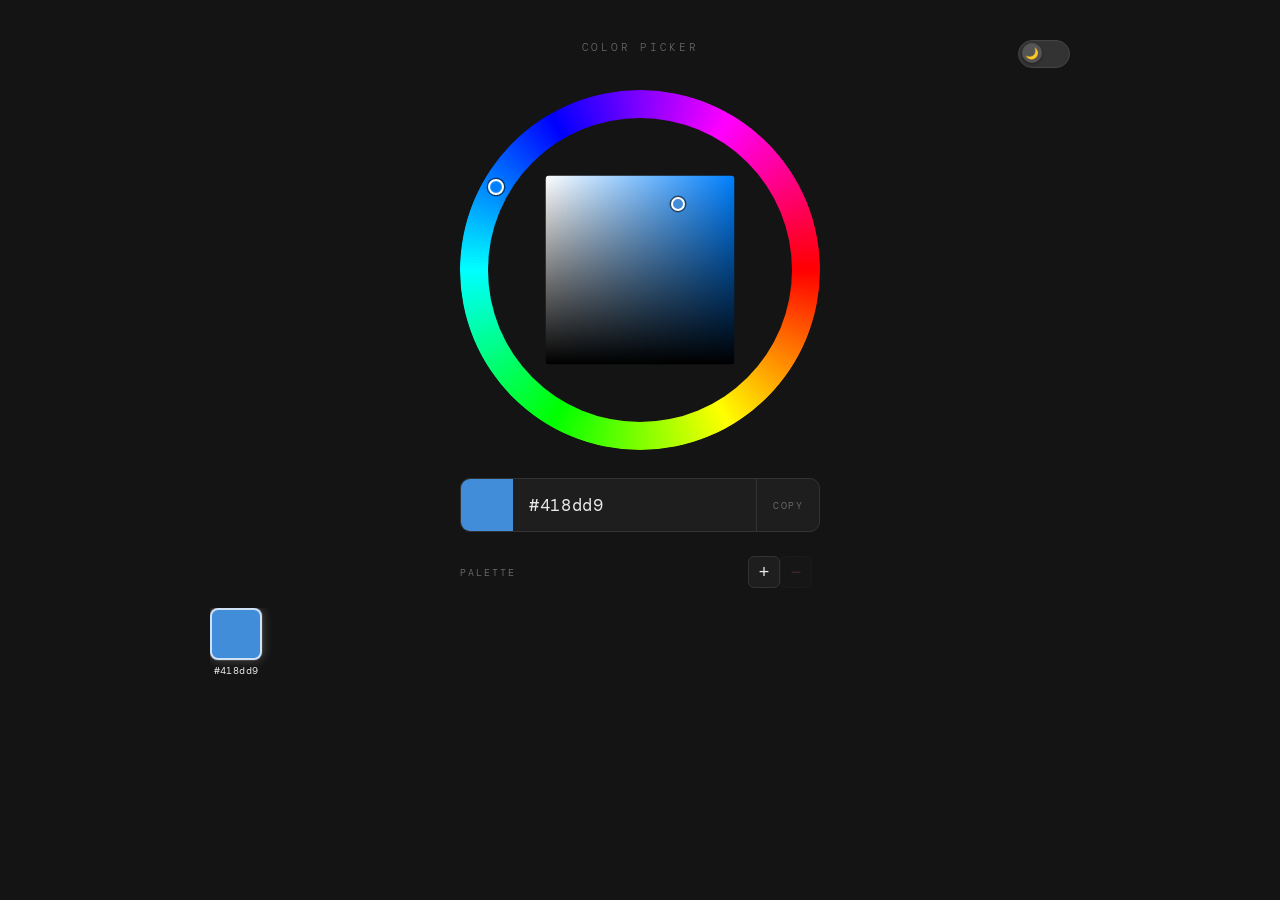
<file: color_picker.html>
<!DOCTYPE html>
<html lang="ja">
<head>
<meta charset="UTF-8">
<meta name="viewport" content="width=device-width, initial-scale=1.0">
<title>Color Picker</title>
<style>
  @import url('https://fonts.googleapis.com/css2?family=DM+Mono:wght@300;400;500&family=DM+Sans:wght@300;400;500&display=swap');

  *, *::before, *::after { box-sizing: border-box; margin: 0; padding: 0; }

  :root {
    --bg: #141414;
    --surface: #1e1e1e;
    --surface2: #282828;
    --border: #333;
    --text: #e8e8e8;
    --text-dim: #666;
    --accent: #f0f0f0;
    --radius: 10px;
    --transition-theme: background 0.25s, color 0.25s, border-color 0.25s, box-shadow 0.25s;
  }

  body.light {
    --bg: #ffffff;
    --surface: #f2f2f2;
    --surface2: #e8e8e8;
    --border: #ddd;
    --text: #1a1a1a;
    --text-dim: #999;
    --accent: #111;
  }

  body { transition: var(--transition-theme); }
  #color-info, .ctrl-btn, #toast { transition: var(--transition-theme); }

  /* ── Theme Toggle ── */
  #theme-toggle-wrap {
    position: absolute;
    top: 0;
    right: 0;
  }

  #theme-toggle {
    appearance: none;
    -webkit-appearance: none;
    width: 52px;
    height: 28px;
    border-radius: 14px;
    background: #333;
    border: 1.5px solid #444;
    cursor: pointer;
    position: relative;
    transition: background 0.25s, border-color 0.25s;
    outline: none;
    display: block;
  }

  #theme-toggle::before {
    content: '🌙';
    position: absolute;
    top: 2px;
    left: 3px;
    width: 20px;
    height: 20px;
    border-radius: 50%;
    background: #555;
    display: flex;
    align-items: center;
    justify-content: center;
    font-size: 11px;
    line-height: 20px;
    text-align: center;
    transition: transform 0.25s, background 0.25s;
    box-shadow: 0 1px 3px rgba(0,0,0,0.4);
  }

  body.light #theme-toggle {
    background: #ddd;
    border-color: #ccc;
  }
  body.light #theme-toggle::before {
    content: '☀︎';
    background: #fff;
    transform: translateX(24px);
    box-shadow: 0 1px 3px rgba(0,0,0,0.15);
  }

  /* header row */
  #header-row {
    width: 100%;
    max-width: 860px;
    display: flex;
    align-items: center;
    justify-content: center;
    position: relative;
    margin-bottom: 36px;
  }
  #header-row h1 { margin-bottom: 0; }

  body {
    background: var(--bg);
    color: var(--text);
    font-family: 'DM Sans', sans-serif;
    min-height: 100vh;
    display: flex;
    flex-direction: column;
    align-items: center;
    padding: 40px 20px 60px;
  }

  h1 {
    font-family: 'DM Mono', monospace;
    font-weight: 300;
    font-size: 11px;
    letter-spacing: 0.25em;
    text-transform: uppercase;
    color: var(--text-dim);
    margin-bottom: 36px;
  }

  /* ── Picker Area ── */
  #picker-wrap {
    position: relative;
    width: 360px;
    height: 360px;
    margin-bottom: 28px;
    user-select: none;
  }

  #hue-canvas {
    position: absolute;
    top: 0; left: 0;
    cursor: crosshair;
    border-radius: 50%;
  }

  #sv-canvas {
    position: absolute;
    border-radius: 4px;
    cursor: crosshair;
    top: 50%;
    left: 50%;
    transform: translate(-50%, -50%);
  }

  /* Hue thumb */
  #hue-thumb {
    position: absolute;
    width: 16px;
    height: 16px;
    border-radius: 50%;
    border: 2.5px solid #fff;
    background: transparent;
    box-shadow: 0 0 0 1.5px rgba(0,0,0,0.5), inset 0 0 0 1px rgba(255,255,255,0.15);
    pointer-events: none;
    transform: translate(-50%, -50%);
    top: 50%; left: 50%;
  }

  /* SV thumb */
  #sv-thumb {
    position: absolute;
    width: 14px;
    height: 14px;
    border-radius: 50%;
    border: 2.5px solid #fff;
    box-shadow: 0 0 0 1.5px rgba(0,0,0,0.5);
    pointer-events: none;
    transform: translate(-50%, -50%);
  }

  /* ── Color Info ── */
  #color-info {
    display: flex;
    align-items: center;
    margin-bottom: 24px;
    background: var(--surface);
    border: 1px solid var(--border);
    border-radius: var(--radius);
    overflow: hidden;
    width: 360px;
  }

  #preview-swatch {
    width: 52px;
    height: 52px;
    flex-shrink: 0;
    transition: background-color 0.08s;
  }

  #hex-display {
    flex: 1;
    padding: 0 16px;
    font-family: 'DM Mono', monospace;
    font-size: 17px;
    font-weight: 400;
    letter-spacing: 0.04em;
    color: var(--text);
    background: none;
    border: none;
    outline: none;
    width: 0;
    min-width: 0;
    caret-color: var(--text);
  }
  #hex-display::selection { background: rgba(255,255,255,0.15); }
  #hex-display:focus { color: #fff; }

  #copy-btn {
    background: none;
    border: none;
    border-left: 1px solid var(--border);
    color: var(--text-dim);
    padding: 0 16px;
    height: 52px;
    cursor: pointer;
    font-family: 'DM Mono', monospace;
    font-size: 10px;
    letter-spacing: 0.15em;
    text-transform: uppercase;
    transition: color 0.15s, background 0.15s;
    white-space: nowrap;
  }
  #copy-btn:hover { color: var(--text); background: var(--surface2); }
  #copy-btn.copied { color: #7ecb7e; }

  /* ── Palette Controls ── */
  #palette-controls {
    display: flex;
    align-items: center;
    width: 360px;
    margin-bottom: 20px;
  }

  #palette-controls span {
    font-family: 'DM Mono', monospace;
    font-size: 10px;
    letter-spacing: 0.2em;
    text-transform: uppercase;
    color: var(--text-dim);
    flex: 1;
  }

  .ctrl-btn {
    background: var(--surface);
    border: 1px solid var(--border);
    color: var(--text);
    width: 32px;
    height: 32px;
    border-radius: 6px;
    cursor: pointer;
    font-size: 18px;
    line-height: 1;
    transition: background 0.15s, border-color 0.15s;
    display: flex;
    align-items: center;
    justify-content: center;
    flex-shrink: 0;
  }
  .ctrl-btn:hover { background: var(--surface2); border-color: #555; }
  .ctrl-btn:disabled { opacity: 0.25; cursor: default; }

  #delete-btn {
    margin-right: 8px;
    color: #c07070;
    border-color: #3a2828;
  }
  #delete-btn:hover:not(:disabled) { background: #2a1f1f; border-color: #6a3535; }

  /* ── Palette ── */
  #palette-outer {
    width: 100%;
    max-width: 860px;
    overflow: hidden;
  }

  #palette {
    display: flex;
    flex-wrap: wrap;
    /* no gap — using margin instead */
  }

  .swatch-wrap {
    margin: 0 8px 20px 0;
    display: flex;
    flex-direction: column;
    align-items: center;
    cursor: pointer;
  }

  .swatch {
    width: 52px;
    height: 52px;
    border-radius: 8px;
    border: 2px solid transparent;
    transition: transform 0.12s, border-color 0.12s, box-shadow 0.12s;
    flex-shrink: 0;
  }

  .swatch-wrap:hover .swatch { transform: translateY(-2px); }

  .swatch-wrap.active .swatch {
    border-color: rgba(255,255,255,0.75);
    box-shadow: 0 0 12px rgba(255,255,255,0.25), 0 0 0 1px rgba(255,255,255,0.1);
  }

  .swatch-label {
    font-family: 'DM Mono', monospace;
    font-size: 9.5px;
    color: var(--text-dim);
    margin-top: 5px;
    letter-spacing: 0.04em;
    text-align: center;
    transition: color 0.12s;
  }
  .swatch-wrap.active .swatch-label { color: var(--text); }
  .swatch-wrap:hover .swatch-label { color: #aaa; }

  /* ── Toast light mode ── */
  body.light #toast {
    background: #1a1a1a;
    border-color: #333;
    color: #f0f0f0;
  }
  #toast {
    position: fixed;
    bottom: 24px;
    left: 50%;
    transform: translateX(-50%) translateY(8px);
    background: #2a2a2a;
    border: 1px solid #3a3a3a;
    color: var(--text);
    font-family: 'DM Mono', monospace;
    font-size: 11px;
    letter-spacing: 0.1em;
    padding: 10px 20px;
    border-radius: 40px;
    opacity: 0;
    pointer-events: none;
    transition: opacity 0.2s, transform 0.2s;
    white-space: nowrap;
  }
  #toast.show {
    opacity: 1;
    transform: translateX(-50%) translateY(0);
  }
</style>
</head>
<body>

<div id="header-row">
  <h1>Color Picker</h1>
  <div id="theme-toggle-wrap">
    <input type="checkbox" id="theme-toggle" title="Toggle light/dark mode">
  </div>
</div>

<div id="picker-wrap">
  <canvas id="hue-canvas" width="360" height="360"></canvas>
  <canvas id="sv-canvas"></canvas>
  <div id="hue-thumb"></div>
  <div id="sv-thumb"></div>
</div>

<div id="color-info">
  <div id="preview-swatch"></div>
  <input id="hex-display" type="text" value="#000000" maxlength="7" spellcheck="false" autocomplete="off">
  <button id="copy-btn">Copy</button>
</div>

<div id="palette-controls">
  <span>Palette</span>
  <button class="ctrl-btn" id="add-btn" title="Add">+</button>
  <button class="ctrl-btn" id="delete-btn" title="Delete">−</button>
</div>

<div id="palette-outer">
  <div id="palette"></div>
</div>

<div id="toast"></div>

<script>
// ─────────────────────────────────────────
// Helpers
// ─────────────────────────────────────────
function hsvToRgb(h, s, v) {
  let r, g, b;
  const i = Math.floor(h / 60) % 6;
  const f = h / 60 - Math.floor(h / 60);
  const p = v * (1 - s);
  const q = v * (1 - f * s);
  const t = v * (1 - (1 - f) * s);
  switch (i) {
    case 0: [r,g,b]=[v,t,p]; break;
    case 1: [r,g,b]=[q,v,p]; break;
    case 2: [r,g,b]=[p,v,t]; break;
    case 3: [r,g,b]=[p,q,v]; break;
    case 4: [r,g,b]=[t,p,v]; break;
    case 5: [r,g,b]=[v,p,q]; break;
  }
  return [Math.round(r*255), Math.round(g*255), Math.round(b*255)];
}

function rgbToHsv(r, g, b) {
  r /= 255; g /= 255; b /= 255;
  const max = Math.max(r,g,b), min = Math.min(r,g,b);
  const d = max - min;
  let h = 0, s = max === 0 ? 0 : d / max, v = max;
  if (d !== 0) {
    switch (max) {
      case r: h = ((g - b) / d + (g < b ? 6 : 0)) / 6; break;
      case g: h = ((b - r) / d + 2) / 6; break;
      case b: h = ((r - g) / d + 4) / 6; break;
    }
  }
  return [h * 360, s, v];
}

function toHex(r, g, b) {
  return '#' + [r,g,b].map(v => v.toString(16).padStart(2,'0')).join('');
}

function hexToRgb(hex) {
  const m = hex.replace('#','').match(/.{2}/g);
  return m ? m.map(x => parseInt(x,16)) : [0,0,0];
}

// ─────────────────────────────────────────
// State
// ─────────────────────────────────────────
let hue = 210, sat = 0.7, val = 0.85;
let activeIdx = 0;
let palette = [{ h: hue, s: sat, v: val }];

// ─────────────────────────────────────────
// Canvas setup
// ─────────────────────────────────────────
const hueCanvas = document.getElementById('hue-canvas');
const hueCtx    = hueCanvas.getContext('2d');
const svCanvas  = document.getElementById('sv-canvas');
const svCtx     = svCanvas.getContext('2d');
const OUTER_R   = 180; // half of 360
const RING_W    = 28;
const INNER_R   = OUTER_R - RING_W - 6;
const SV_SIZE   = Math.floor(INNER_R * Math.SQRT2 * 0.92);

svCanvas.width  = SV_SIZE;
svCanvas.height = SV_SIZE;

// Draw hue ring
function drawHueRing() {
  hueCtx.clearRect(0,0,360,360);
  const cx = OUTER_R, cy = OUTER_R;
  const steps = 360;
  for (let i = 0; i < steps; i++) {
    const a0 = (i - 0.5) * Math.PI / 180;
    const a1 = (i + 1.5) * Math.PI / 180;
    hueCtx.beginPath();
    hueCtx.moveTo(cx, cy);
    hueCtx.arc(cx, cy, OUTER_R, a0, a1);
    hueCtx.closePath();
    hueCtx.fillStyle = `hsl(${i},100%,50%)`;
    hueCtx.fill();
  }
  // cut inner circle
  hueCtx.globalCompositeOperation = 'destination-out';
  hueCtx.beginPath();
  hueCtx.arc(cx, cy, OUTER_R - RING_W, 0, Math.PI * 2);
  hueCtx.fillStyle = 'rgba(0,0,0,1)';
  hueCtx.fill();
  hueCtx.globalCompositeOperation = 'source-over';
}

function drawSV() {
  const sz = SV_SIZE;
  // base hue
  const [hr,hg,hb] = hsvToRgb(hue, 1, 1);
  const baseColor  = `rgb(${hr},${hg},${hb})`;

  // white gradient (left→right)
  const gW = svCtx.createLinearGradient(0,0,sz,0);
  gW.addColorStop(0, 'rgba(255,255,255,1)');
  gW.addColorStop(1, 'rgba(255,255,255,0)');

  // black gradient (top→bottom)
  const gB = svCtx.createLinearGradient(0,0,0,sz);
  gB.addColorStop(0, 'rgba(0,0,0,0)');
  gB.addColorStop(1, 'rgba(0,0,0,1)');

  svCtx.fillStyle = baseColor;
  svCtx.fillRect(0,0,sz,sz);
  svCtx.fillStyle = gW;
  svCtx.fillRect(0,0,sz,sz);
  svCtx.fillStyle = gB;
  svCtx.fillRect(0,0,sz,sz);
}

// ─────────────────────────────────────────
// Thumb placement
// ─────────────────────────────────────────
const hueThumb = document.getElementById('hue-thumb');
const svThumb  = document.getElementById('sv-thumb');

function placeHueThumb() {
  const rad    = hue * Math.PI / 180;
  const r      = OUTER_R - RING_W / 2;
  const x      = OUTER_R + r * Math.cos(rad);
  const y      = OUTER_R + r * Math.sin(rad);
  hueThumb.style.left = x + 'px';
  hueThumb.style.top  = y + 'px';
  hueThumb.style.background = `hsl(${hue},100%,50%)`;
}

function placeSVThumb() {
  const sz    = SV_SIZE;
  const svOff = (OUTER_R * 2 - sz) / 2; // offset inside picker-wrap
  const px    = svOff + sat * sz;
  const py    = svOff + (1 - val) * sz;
  svThumb.style.left = px + 'px';
  svThumb.style.top  = py + 'px';
  const [r,g,b] = hsvToRgb(hue, sat, val);
  svThumb.style.background = `rgb(${r},${g},${b})`;
}

// ─────────────────────────────────────────
// UI update
// ─────────────────────────────────────────
const previewSwatch = document.getElementById('preview-swatch');
const hexDisplay    = document.getElementById('hex-display');

function currentHex() {
  const [r,g,b] = hsvToRgb(hue, sat, val);
  return toHex(r,g,b);
}

function updateUI() {
  const hex = currentHex();
  previewSwatch.style.background = hex;
  hexDisplay.value = hex;
  drawSV();
  placeHueThumb();
  placeSVThumb();
  // sync active palette swatch
  palette[activeIdx] = { h: hue, s: sat, v: val };
  renderPalette();
}

// ─────────────────────────────────────────
// Palette
// ─────────────────────────────────────────
const paletteEl  = document.getElementById('palette');
const deleteBtn  = document.getElementById('delete-btn');

function renderPalette() {
  // Rebuild only if count changed, else update colors
  const existing = paletteEl.querySelectorAll('.swatch-wrap');
  if (existing.length !== palette.length) {
    paletteEl.innerHTML = '';
    palette.forEach((_, i) => addSwatchEl(i));
  }
  paletteEl.querySelectorAll('.swatch-wrap').forEach((wrap, i) => {
    const [r,g,b] = hsvToRgb(palette[i].h, palette[i].s, palette[i].v);
    const hex = toHex(r,g,b);
    wrap.querySelector('.swatch').style.background = hex;
    wrap.querySelector('.swatch-label').textContent = hex;
    wrap.classList.toggle('active', i === activeIdx);
  });
  deleteBtn.disabled = (palette.length <= 1);
}

function addSwatchEl(i) {
  const wrap  = document.createElement('div');
  wrap.className = 'swatch-wrap';
  wrap.dataset.idx = i;

  const sw    = document.createElement('div');
  sw.className = 'swatch';

  const lbl   = document.createElement('div');
  lbl.className = 'swatch-label';

  wrap.appendChild(sw);
  wrap.appendChild(lbl);
  paletteEl.appendChild(wrap);

  wrap.addEventListener('click', () => {
    const idx = parseInt(wrap.dataset.idx);
    const hex = wrap.querySelector('.swatch-label').textContent;
    if (idx !== activeIdx) {
      // select and load into picker
      activeIdx = idx;
      const p = palette[idx];
      hue = p.h; sat = p.s; val = p.v;
      updateUI();
    }
    // always copy (immediate — genuine tap gesture)
    copyToClipboard(hex, true);
  });
}

// Re-index after structural change
function rebuildPalette() {
  paletteEl.innerHTML = '';
  palette.forEach((_, i) => addSwatchEl(i));
  renderPalette();
}

document.getElementById('add-btn').addEventListener('click', () => {
  palette.push({ h: hue, s: sat, v: val });
  activeIdx = palette.length - 1;
  rebuildPalette();
});

deleteBtn.addEventListener('click', () => {
  if (palette.length <= 1) return;
  palette.splice(activeIdx, 1);
  activeIdx = Math.min(activeIdx, palette.length - 1);
  const p = palette[activeIdx];
  hue = p.h; sat = p.s; val = p.v;
  rebuildPalette();
  updateUI();
});

// ─────────────────────────────────────────
// Copy
// ─────────────────────────────────────────
// On mobile, clipboard.writeText only works in a user-gesture handler.
// We queue copies triggered during touchmove and flush them on touchend.
let pendingCopy = null;

function copyToClipboard(text, immediate) {
  if (!immediate) {
    // Called from drag — queue and let touchend flush
    pendingCopy = text;
    showToast(text + ' copied');
    return;
  }
  _doWrite(text);
  showToast(text + ' copied');
}

function _doWrite(text) {
  if (navigator.clipboard && navigator.clipboard.writeText) {
    navigator.clipboard.writeText(text).catch(() => _fallback(text));
  } else {
    _fallback(text);
  }
}

function _fallback(text) {
  const ta = document.createElement('textarea');
  ta.value = text;
  ta.style.cssText = 'position:fixed;opacity:0;top:0;left:0';
  document.body.appendChild(ta);
  ta.focus();
  ta.select();
  try { document.execCommand('copy'); } catch(e) {}
  document.body.removeChild(ta);
}

const copyBtn = document.getElementById('copy-btn');
copyBtn.addEventListener('click', () => {
  _doWrite(currentHex());
  showToast(currentHex() + ' copied');
  copyBtn.textContent = 'Copied';
  copyBtn.classList.add('copied');
  setTimeout(() => {
    copyBtn.textContent = 'Copy';
    copyBtn.classList.remove('copied');
  }, 1200);
});

// ─────────────────────────────────────────
// Hex input
// ─────────────────────────────────────────
hexDisplay.addEventListener('input', () => {
  let v = hexDisplay.value;
  if (!v.startsWith('#')) { v = '#' + v.replace(/#/g, ''); hexDisplay.value = v; }
});

hexDisplay.addEventListener('change', applyHexInput);
hexDisplay.addEventListener('keydown', e => { if (e.key === 'Enter') { applyHexInput(); hexDisplay.blur(); } });

function applyHexInput() {
  const raw = hexDisplay.value.trim();
  const full = /^#[0-9a-fA-F]{6}$/.test(raw) ? raw
             : /^#[0-9a-fA-F]{3}$/.test(raw)
               ? '#' + raw[1]+raw[1]+raw[2]+raw[2]+raw[3]+raw[3]
             : null;
  if (!full) { hexDisplay.value = currentHex(); return; }
  const [r,g,b] = hexToRgb(full);
  [hue, sat, val] = rgbToHsv(r, g, b);
  palette[activeIdx] = { h: hue, s: sat, v: val };
  updateUI();
  _doWrite(full.toLowerCase());
  showToast(full.toLowerCase() + ' copied');
}

// ─────────────────────────────────────────
// Toast
// ─────────────────────────────────────────
const toast = document.getElementById('toast');
let toastTimer;
function showToast(msg) {
  toast.textContent = msg;
  toast.classList.add('show');
  clearTimeout(toastTimer);
  toastTimer = setTimeout(() => toast.classList.remove('show'), 1800);
}

// ─────────────────────────────────────────
// Drag logic
// ─────────────────────────────────────────
let dragging = null; // 'hue' | 'sv'
let isTouch = false; // true during touch-initiated drag

function getPickerWrapRect() {
  return document.getElementById('picker-wrap').getBoundingClientRect();
}

function onHueDrag(e) {
  const rect = getPickerWrapRect();
  const cx = rect.left + OUTER_R;
  const cy = rect.top  + OUTER_R;
  const dx = e.clientX - cx;
  const dy = e.clientY - cy;
  hue = ((Math.atan2(dy, dx) * 180 / Math.PI) + 360) % 360;
  palette[activeIdx].h = hue;
  updateUI();
  copyToClipboard(currentHex(), !isTouch);
}

function onSVDrag(e) {
  const rect = getPickerWrapRect();
  const svOff = (OUTER_R * 2 - SV_SIZE) / 2;
  const ox = rect.left + svOff;
  const oy = rect.top  + svOff;
  sat = Math.max(0, Math.min(1, (e.clientX - ox) / SV_SIZE));
  val = Math.max(0, Math.min(1, 1 - (e.clientY - oy) / SV_SIZE));
  palette[activeIdx].s = sat;
  palette[activeIdx].v = val;
  updateUI();
  copyToClipboard(currentHex(), !isTouch);
}

hueCanvas.addEventListener('mousedown', e => {
  const rect = getPickerWrapRect();
  const cx = e.clientX - rect.left - OUTER_R;
  const cy = e.clientY - rect.top  - OUTER_R;
  const dist = Math.sqrt(cx*cx + cy*cy);
  if (dist >= OUTER_R - RING_W - 2 && dist <= OUTER_R + 2) {
    isTouch = false;
    dragging = 'hue';
    onHueDrag(e);
  }
});

svCanvas.addEventListener('mousedown', e => {
  isTouch = false;
  dragging = 'sv';
  onSVDrag(e);
});

document.addEventListener('mousemove', e => {
  if (dragging === 'hue') onHueDrag(e);
  else if (dragging === 'sv') onSVDrag(e);
});

document.addEventListener('mouseup', () => { dragging = null; });

// Touch support
function toMouse(e) {
  return { clientX: e.touches[0].clientX, clientY: e.touches[0].clientY };
}

hueCanvas.addEventListener('touchstart', e => {
  e.preventDefault();
  const rect = getPickerWrapRect();
  const me = toMouse(e);
  const cx = me.clientX - rect.left - OUTER_R;
  const cy = me.clientY - rect.top  - OUTER_R;
  const dist = Math.sqrt(cx*cx + cy*cy);
  if (dist >= OUTER_R - RING_W - 2 && dist <= OUTER_R + 2) {
    isTouch = true;
    dragging = 'hue';
    onHueDrag(me);
  }
}, { passive: false });

svCanvas.addEventListener('touchstart', e => {
  e.preventDefault();
  isTouch = true;
  dragging = 'sv';
  onSVDrag(toMouse(e));
}, { passive: false });

document.addEventListener('touchmove', e => {
  if (dragging) { e.preventDefault(); }
  if (dragging === 'hue') onHueDrag(toMouse(e));
  else if (dragging === 'sv') onSVDrag(toMouse(e));
}, { passive: false });

document.addEventListener('touchend', () => {
  if (pendingCopy) {
    _doWrite(pendingCopy);
    pendingCopy = null;
  }
  dragging = null;
  isTouch = false;
});

// ─────────────────────────────────────────
// Theme toggle
// ─────────────────────────────────────────
const themeToggle = document.getElementById('theme-toggle');
themeToggle.addEventListener('change', () => {
  document.body.classList.toggle('light', themeToggle.checked);
});

// ─────────────────────────────────────────
// Init
// ─────────────────────────────────────────
drawHueRing();
rebuildPalette();
updateUI();
</script>
</body>
</html>
</file>
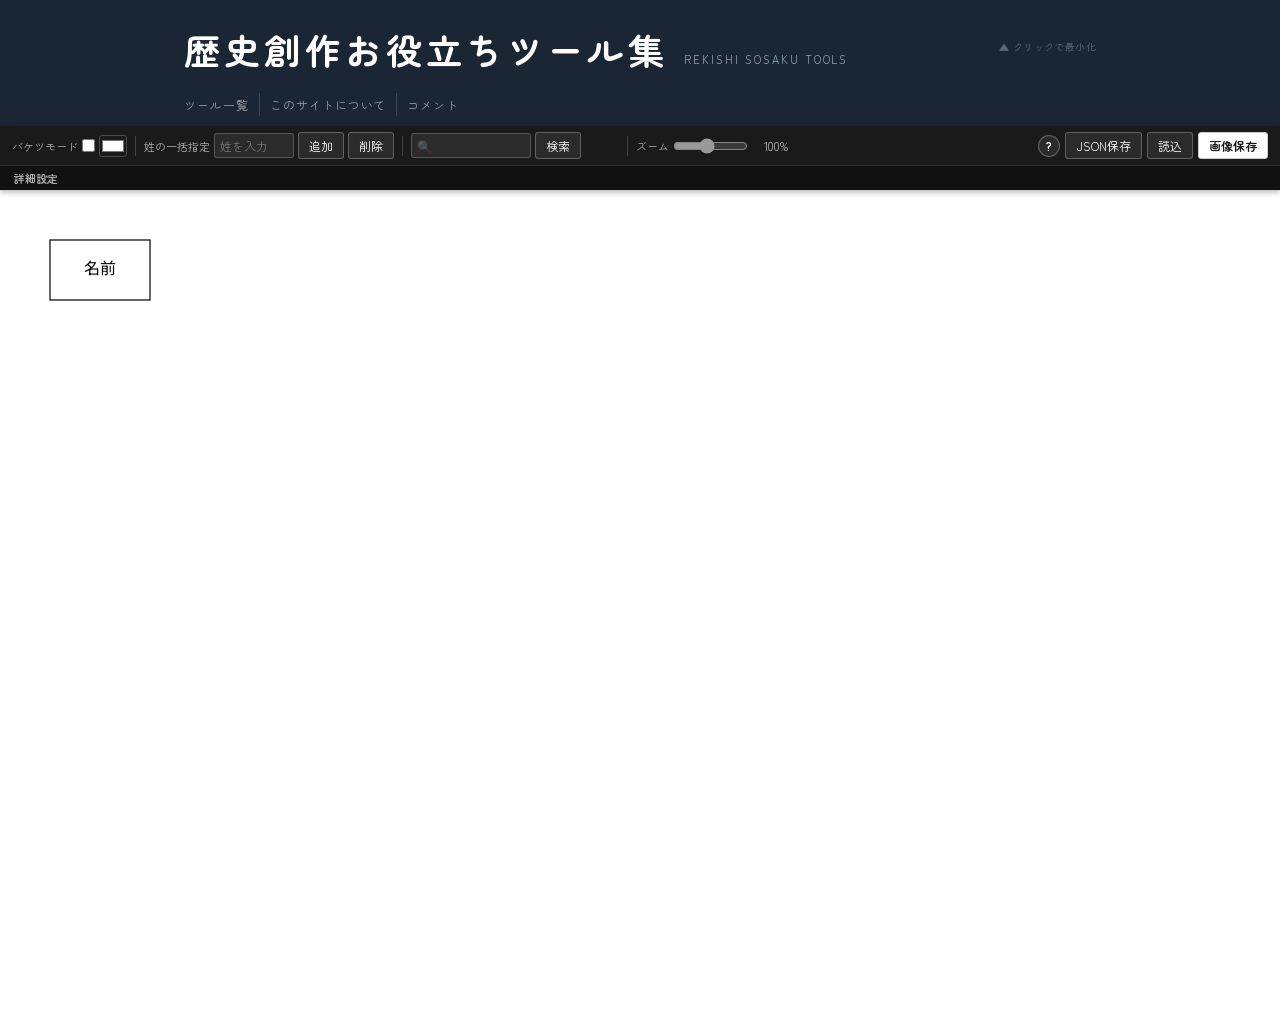
<file: tools/family_tree_maker.html>
<!DOCTYPE html>
<html lang="ja">
<head>
    <meta charset="UTF-8">
    <title>家系図作成ツール</title>
    <link href="https://fonts.googleapis.com/css2?family=M+PLUS+1p" rel="stylesheet">
    <link href="https://fonts.googleapis.com/css2?family=Noto+Serif+JP" rel="stylesheet">
    <link href="https://fonts.googleapis.com/css2?family=Noto+Sans+JP" rel="stylesheet">
    <link href="https://fonts.googleapis.com/css2?family=Noto+Sans+TC" rel="stylesheet">
    <link href="https://fonts.googleapis.com/css2?family=Sawarabi+Mincho" rel="stylesheet">
    <link href="https://fonts.googleapis.com/css2?family=Shippori+Mincho" rel="stylesheet">
    <link href="https://fonts.googleapis.com/css2?family=Zen+Maru+Gothic" rel="stylesheet">
    <link href="https://fonts.googleapis.com/css2?family=Zen+Kaku+Gothic+New" rel="stylesheet">
    <link href="https://fonts.googleapis.com/css2?family=DotGothic16" rel="stylesheet">
    <link href="https://fonts.googleapis.com/css2?family=LXGW+Marker+Gothic" rel="stylesheet">
    <link rel="stylesheet" href="../header.css">
    <style>
        :root { --bg-color: #ffffff; }
    *, *::before, *::after { box-sizing: border-box; margin: 0; padding: 0; }

      body {
      font-family: "Zen Maru Gothic", sans-serif;
      min-height: 100vh;
    }

        container {
            background: #f5f5f5;
            margin: 0;
            display: flex;
            flex-direction: column;
            height: 100vh;
            color: #1a1a1a;
            font-size: 13px;
        }

        /* ===== TOOLBAR ===== */
        #toolbar {
            background: #1a1a1a;
            color: #fff;
            padding: 0;
            display: flex;
            flex-direction: column;
            z-index: 100;
            box-shadow: 0 2px 6px rgba(0,0,0,0.3);
            flex-shrink: 0;
        }
        #toolbar-main {
            display: flex;
            flex-wrap: wrap;
            align-items: center;
            padding: 6px 12px;
            border-bottom: 1px solid rgba(255,255,255,0.1);
        }
        #toolbar-advanced { background: #111; }
        #toolbar-advanced summary {
            padding: 4px 14px;
            cursor: pointer;
            outline: none;
            font-size: 11px;
            color: #aaa;
            user-select: none;
            list-style: none;
            display: block;
            align-items: center;
        }

        summary::-webkit-details-marker {
          display: none;
        }

        #toolbar-advanced summary:hover { color: #fff; }
        #advanced-inner {
            display: flex;
            flex-wrap: wrap;
            align-items: center;
            padding: 7px 14px 9px;
            border-top: 1px solid rgba(255,255,255,0.07);
        }
        .tb-sep {
            display: inline-block;
            width: 1px;
            height: 20px;
            background: rgba(255,255,255,0.18);
            margin: 0 8px;
            vertical-align: middle;
        }
        .tb-label {
            font-size: 11px;
            color: rgba(255,255,255,0.65);
            white-space: nowrap;
            margin-right: 4px;
        }
        .tb-group {
            display: inline-flex;
            align-items: center;
        }
        .tb-group > * { margin-right: 4px; }
        .tb-group > *:last-child { margin-right: 0; }

        input[type="color"] {
            width: 28px; height: 22px;
            border: 1px solid rgba(255,255,255,0.2);
            padding: 0; cursor: pointer;
            background: none; border-radius: 3px;
            vertical-align: middle;
        }
        #toolbar select,
        #toolbar input[type="number"],
        #toolbar input[type="text"] {
            border: 1px solid rgba(255,255,255,0.2);
            background: rgba(255,255,255,0.08);
            color: #fff;
            padding: 3px 5px;
            border-radius: 3px;
            font-size: 12px;
            font-family: inherit;
        }
        #toolbar select option { background: #222; color: #fff; }
        #toolbar input[type="number"] { width: 50px; }
        #toolbar input[type="text"]::placeholder { color: rgba(255,255,255,0.35); }

        .tb-btn {
            cursor: pointer;
            padding: 4px 10px;
            font-family: inherit;
            font-size: 12px;
            border-radius: 3px;
            border: 1px solid rgba(255,255,255,0.25);
            background: rgba(255,255,255,0.08);
            color: #fff;
            white-space: nowrap;
            transition: background 0.12s;
        }
        .tb-btn:hover { background: rgba(255,255,255,0.2); }
        .tb-btn.accent {
            background: #fff; color: #1a1a1a;
            border-color: #ccc; font-weight: bold;
        }
        .tb-btn.accent:hover { background: #e0e0e0; }
        .tb-btn.help-btn {
            width: 22px; height: 22px;
            padding: 0; border-radius: 50%;
            text-align: center; line-height: 20px;
            font-weight: bold; font-size: 12px;
        }
        .tb-right {
            margin-left: auto;
            display: inline-flex;
            align-items: center;
        }
        .tb-right > * { margin-left: 5px; }

        #search-input { width: 120px; }
        #search-count {
            font-size: 11px; color: rgba(255,255,255,0.55);
            min-width: 34px; text-align: center; display: inline-block;
        }
        #zoom-slider { width: 75px; accent-color: #999; vertical-align: middle; }
        #zoom-label {
            font-size: 11px; color: rgba(255,255,255,0.7);
            min-width: 36px; text-align: right; display: inline-block;
        }

        /* ===== CANVAS ===== */
        #canvas-container {
            overflow: auto; flex-grow: 1;
            background: var(--bg-color); position: relative;
            cursor: grab;
        }
        #canvas-container.dragging { cursor: grabbing; }
        #canvas-wrapper { transform-origin: top left; display: inline-block; }
        svg { background: var(--bg-color); display: block; }

        /* SVG要素 */
        text { shape-rendering: crispEdges; -webkit-font-smoothing: antialiased; cursor: pointer; }
        .node rect { cursor: pointer; }
        .node .memo  { font-size: 11px; font-weight: bold; text-anchor: middle; dominant-baseline: middle; }
        .node .name  { font-size: 16px; text-anchor: middle; dominant-baseline: middle; }
        .node .years { font-size: 10px; text-anchor: middle; dominant-baseline: middle; }
        .link { fill: none; shape-rendering: crispEdges; }

        /* ===== MODAL BASE ===== */
        .modal-overlay {
            position: fixed; top: 0; left: 0; width: 100%; height: 100%;
            background: rgba(0,0,0,0.4); z-index: 150;
        }
        .modal-wrap {
            display: none; position: fixed; top: 0; left: 0; width: 100%; height: 100%;
            justify-content: center; align-items: center; z-index: 200;
        }
        .modal-box {
            background: #fff; border: 1px solid #bbb; border-radius: 6px;
            padding: 20px 22px 16px; width: 90%; max-width: 340px;
            box-shadow: 0 6px 24px rgba(0,0,0,0.18);
        }
        .modal-box midashi {
            margin-bottom: 12px; font-size: 14px; color: #111;
            border-bottom: 1px solid #ddd; padding-bottom: 8px;
        }
        .modal-field { display: flex; flex-direction: column; margin-bottom: 7px; }
        .modal-field label { font-size: 11px; color: #777; margin-bottom: 2px; }
        .modal-field input,
        .modal-field select {
            border: 1px solid #ccc; background: #fafafa; color: #111;
            padding: 5px 7px; border-radius: 4px; font-size: 13px;
            font-family: inherit; width: 100%;
        }
        .modal-field input:focus,
        .modal-field select:focus { outline: none; border-color: #888; background: #fff; }
        .modal-divider { border: none; border-top: 1px solid #e0e0e0; margin: 9px 0; }
        .modal-row { display: flex; flex-wrap: wrap; align-items: center; margin-top: 5px; }
        .modal-row > * { margin-right: 5px; margin-bottom: 4px; }
        .modal-row > *:last-child { margin-right: 0; }
        .m-btn {
            cursor: pointer; padding: 5px 10px; font-size: 12px;
            font-family: inherit; border-radius: 4px; border: 1px solid #ccc;
            background: #f4f4f4; color: #1a1a1a; transition: background 0.1s;
        }
        .m-btn:hover { background: #e0e0e0; }
        .m-btn.danger  { color: #b00; border-color: #e0b0b0; background: #fff5f5; }
        .m-btn.danger:hover { background: #ffe0e0; }
        .m-btn.primary { background: #1a1a1a; color: #fff; border-color: #1a1a1a; }
        .m-btn.primary:hover { background: #444; }
        .m-btn.ml-auto { margin-left: auto; }

        /* ===== HELP ===== */
        #help-overlay {
            display: none; position: fixed; top:0; left:0; width:100%; height:100%;
            background: rgba(0,0,0,0.4); z-index:1000;
        }
        #help-wrapper {
            display: none; position: fixed; top:0; left:0; width:100%; height:100%;
            justify-content: center; align-items: center; z-index:1001; pointer-events:none;
        }
        #help-window {
            background: #fff; border: 1px solid #bbb; border-radius: 6px;
            padding: 20px 22px; width: 90%; max-width: 460px;
            pointer-events: auto; box-shadow: 0 6px 24px rgba(0,0,0,0.15);
        }
        #help-window midashi {
            margin-bottom: 9px; color: #111; font-size: 14px;
            border-bottom: 1px solid #ddd; padding-bottom: 7px;
        }

        /* ===== 親追加インラインフォーム ===== */
        #add-parent-form { display: none; margin-top: 6px; }
        #add-parent-form .modal-field { margin-bottom: 5px; }

#highlight-layer {
    transition: opacity 0.4s ease-out; 
    opacity: 1;
}
.fade-out {
    opacity: 0 !important;
}

.color-wrap { display:inline-flex; align-items:center; }
.color-wrap input[type="text"] {
    width:68px; font-size:11px; padding:2px 4px;
    border:1px solid #ccc; border-radius:3px;
    background:#fafafa; color:#111; display: none;
}

    </style>
</head>
<script src="../header.js" data-curent="index"></script>
<body>

<div id="site-header"></div>
<container>
<div id="toolbar">

    <!-- ── メインバー（常時表示） ── -->
    <div id="toolbar-main">

        <div class="tb-group">
            <span class="tb-label">バケツモード</span>
            <input type="checkbox" id="paint-mode" title="ONにしてボックスをクリックで色変更">
            <span class="color-wrap">
                <input type="color" id="paint-color" value="#ffffff" title="塗り色" oninput="syncColorText(this)">
                <input type="text"  id="paint-color-text" value="#ffffff" maxlength="7" oninput="syncColorPicker(this)" style="display:none;">
            </span>
        </div>

        <span class="tb-sep"></span>

        <div class="tb-group">
            <span class="tb-label">姓の一括指定</span>
            <input type="text" id="surname-input" style="width:80px" placeholder="姓を入力">
            <button class="tb-btn" onclick="applySurname(true)">追加</button>
            <button class="tb-btn" onclick="applySurname(false)">削除</button>
        </div>

        <span class="tb-sep"></span>

        <div class="tb-group">
            <input type="text" id="search-input" placeholder="🔍" onkeydown="onSearchKey(event)">
            <button class="tb-btn" onclick="execSearch()">検索</button>
            <span id="search-count"></span>
        </div>

        <span class="tb-sep"></span>

        <div class="tb-group">
            <span class="tb-label">ズーム</span>
            <input type="range" id="zoom-slider" min="20" max="200" value="100" oninput="updateZoom()">
            <span id="zoom-label">100%</span>
        </div>

        <div class="tb-right">
            <button class="tb-btn help-btn" onclick="openHelp()">?</button>
            <button class="tb-btn" onclick="exportJSON()">JSON保存</button>
            <input type="file" id="file-input" style="display:none" onchange="importJSON(event)">
            <button class="tb-btn" onclick="document.getElementById('file-input').click()">読込</button>
            <button class="tb-btn accent" onclick="openExportModal()">画像保存</button>
        </div>
    </div>

    <!-- ── 詳細設定（折りたたみ） ── -->
    <details id="toolbar-advanced">
        <summary><b>詳細設定</b></summary>
        <div id="advanced-inner">

            <div class="tb-group">
                <span class="tb-label">背景</span>
                <span class="color-wrap">
                    <input type="color" id="bg-color-picker" value="#ffffff" oninput="syncColorText(this)">
                    <input type="text"  id="bg-color-picker-text"   value="#ffffff" maxlength="7" oninput="syncColorPicker(this)">
                </span>
            </div>
            <span class="tb-sep"></span>

            <div class="tb-group">
                <span class="tb-label">フォント</span>
                <select id="font-family" onchange="updateSettings()">
                    <option value="'Noto Sans JP',sans-serif">Noto Sans JP</option>
                    <option value="'Noto Sans TC',sans-serif">Noto Sans TC</option>
                    <option value="'Noto Serif JP',serif">Noto Serif JP</option>
                    <option value="'M PLUS 1p',sans-serif">M PLUS 1p</option>
                    <option value="'Zen Maru Gothic',sans-serif">Zen Maru Gothic</option>
                    <option value="'Zen Kaku Gothic New',sans-serif">Zen Kaku Gothic New</option>
                    <option value="'Sawarabi Mincho',serif">さわらび明朝</option>
                    <option value="'Shippori Mincho',serif">しっぽり明朝</option>
                    <option value="'DotGothic16',sans-serif">DotGothic16</option>
                    <option value="'LXGW Marker Gothic',sans-serif">LXGW Marker Gothic</option>
                </select>
            </div>
            <span class="tb-sep"></span>

            <div class="tb-group">
                <span class="tb-label">幅</span>
                <input type="number" id="node-w" value="100" onchange="updateSettings()">
                <span class="tb-label">高</span>
                <input type="number" id="node-h" value="60" onchange="updateSettings()">
                <span class="tb-label">角</span>
                <input type="range" id="node-radius" min="0" max="50" value="0" style="width:100px;" oninput="updateSettings()">
            </div>
            <span class="tb-sep"></span>

            <div class="tb-group">
                <span class="tb-label">線色</span>
                <span class="color-wrap">
                    <input type="color" id="link-color"      value="#000000" oninput="syncColorText(this)">
                    <input type="text"  id="link-color-text" value="#000000" maxlength="7" oninput="syncColorPicker(this)">
                </span>
                <span class="tb-label">線幅</span>
                <input type="number" id="link-width" value="1.2" step="0.1" min="0.5" max="10" style="width:50px" onchange="updateSettings()">
            </div>
            <span class="tb-sep"></span>

            <div class="tb-group">
                <span class="tb-label">文字色 メモ(大)</span>
                <span class="color-wrap">
                    <input type="color" id="color-memo"      value="#000000" oninput="syncColorText(this)">
                    <input type="text"  id="color-memo-text" value="#000000" maxlength="7" oninput="syncColorPicker(this)">
                </span>
                <span class="tb-label">名前</span>
                <span class="color-wrap">
                    <input type="color" id="color-name"      value="#000000" oninput="syncColorText(this)">
                    <input type="text"  id="color-name-text" value="#000000" maxlength="7" oninput="syncColorPicker(this)">
                </span>
                <span class="tb-label">メモ(小)</span>
                <span class="color-wrap">
                    <input type="color" id="color-years"      value="#000000" oninput="syncColorText(this)">
                    <input type="text"  id="color-years-text" value="#000000" maxlength="7" oninput="syncColorPicker(this)">
                </span>
            </div>
            <span class="tb-sep"></span>

            <div class="tb-group">
                <span class="tb-label">間隔 横</span>
                <input type="number" id="gap-x" value="40" style="width:50px" onchange="updateSettings()">
                <span class="tb-label">縦</span>
                <input type="number" id="gap-y" value="70" style="width:50px" onchange="updateSettings()">
            </div>

<span class="tb-sep"></span>
<div class="tb-group">
    <label style="font-size:11px; display:flex; align-items:center; gap:4px; cursor:pointer;">
        <input type="checkbox" id="color-code-mode" onchange="toggleColorMode()">
        カラーコード入力
    </label>
</div>

        </div>
    </details>
</div>

<!-- Help -->
<div id="help-overlay" onclick="closeHelp()"></div>
<div id="help-wrapper" onclick="closeHelp()">
    <div id="help-window" onclick="event.stopPropagation()">
        <midashi>使い方</midashi>
        <div style="margin-top:10px; font-size:13px; line-height:1.8; max-height:65vh; overflow-y:auto; padding-right:4px; color:#333;">
            <p><b>■ 基本操作</b><br>
            人物ボックスのクリックで情報の編集・親子の追加ができます。</p>
            <p><b>■ 人物の編集</b><br>
            名前の上下に文字を追加できます。上側の文字列は太字になります。<br>
            線の種類、左右の移動ができます。</p>
            <p><b>■ 親子の追加</b><br>
            名前の入力→追加ボタンで追加されます。<br>
            兄弟は、「、」「，」スペースで区切るとまとめて入力できます。</p>
            <p><b>■ バケツモード</b><br>
            チェックをONにして人物ボックスをクリックすると色を変えられます。</p>
            <p><b>■ 姓の一括指定</b><br>
            姓を一括で追加・削除できます。<br>
            例：「曹操、丕」に対して<br>
            　　　「曹」を追加→「曹操、曹丕」<br>
            　　　「曹」を削除→「操、丕」</p>
            <p><b>■ 詳細設定</b><br>
            家系図全体のデザインをある程度変更できます。<br>
            　全体：背景色<br>
            　図：人物ボックスのサイズ、間隔、角丸、線幅と色<br>
            　文字：色、フォント<br>
            カラーコード入力をONにすると、カラーコードでの編集ができるようになります。カラーコードの取得には<a href="color_picker.html" target="blank">こちら</a>のツールもおすすめです。</p>
            <p><b>■ 画像書き出し</b><br>
            SVG・PNGで書き出しができます。<br>
            名前のフォントサイズを指定し、それをもとにリサイズされます。<br>
            タイトル・クレジットは空欄も可。線色が文字色に反映されます。</p>
            <p><b>■ プロジェクト保存</b><br>
            JSON形式で保存/読み込みができます。<br>
            JSONには書き出し設定も保存されるので、複数回書き出す場合はテンプレートのファイルを作るなどすると楽かもしれません。</p>
        </div>
        <div style="margin-top:12px; text-align:right;">
            <button class="m-btn primary" onclick="closeHelp()">閉じる</button>
        </div>
    </div>
</div>

<!-- Canvas -->
<div id="canvas-container">
    <div id="canvas-wrapper">
        <svg id="svg-canvas">
            <g id="links-layer"></g>
            <g id="nodes-layer"></g>
            <g id="highlight-layer"></g>
        </svg>
    </div>
</div>

<!-- Edit modal -->
<div class="modal-overlay" id="overlay" style="display:none;" onclick="closeModal()"></div>
<div id="modal-wrapper" class="modal-wrap" onclick="closeModal()">
    <div class="modal-box" onclick="event.stopPropagation()">
        <midashi>人物編集</midashi>

        <div class="modal-field" style="margin-top:10px; ">
            <label>メモ（大）— 廟号・諡号など</label>
            <input type="text" id="edit-memo" placeholder="例: 太祖">
        </div>
        <div class="modal-field">
            <label>名前</label>
            <input type="text" id="edit-name" placeholder="名前を入力">
        </div>
        <div class="modal-field">
            <label>メモ（小）— 生没年など</label>
            <input type="text" id="edit-years" placeholder="例: 155–220">
        </div>
        <div class="modal-field">
            <label>線の種類</label>
            <select id="edit-line-style">
                <option value="normal">実線</option>
                <option value="dashed">破線</option>
            </select>
        </div>

        <hr class="modal-divider">

        <div class="modal-row">
            <button class="m-btn" onclick="moveOrder(-1)">← 左へ</button>
            <button class="m-btn" onclick="moveOrder(1)">右へ →</button>
        </div>

        <hr class="modal-divider">

        <div class="modal-field">
            <label>子を一括追加（「、」「，」スペースで区切られます）</label>
            <input type="text" id="batch-names" placeholder="曹丕、曹彰、曹植">
        </div>
        <button class="m-btn primary" onclick="execAddChildren()" style="width:100%; margin-bottom:4px;">子を追加</button>

        <hr class="modal-divider">

        <div class="modal-row">
            <button class="m-btn danger" id="delete-one-btn" onclick="execDelete()">この人物を削除</button>
            <button class="m-btn" id="add-parent-btn" onclick="toggleAddParentForm()">親を追加</button>
            <button class="m-btn ml-auto" onclick="closeModal()">閉じる</button>
        </div>

        <!-- 親追加インラインフォーム -->
        <div id="add-parent-form">
            <div class="modal-field" style="margin-top:6px;">
                <input type="text" id="new-parent-name" placeholder="名前を入力">
            </div>
            <div class="modal-row">
                <button class="m-btn primary" onclick="execAddParent()">追加</button>
                <button class="m-btn" onclick="hideAddParentForm()">キャンセル</button>
            </div>
        </div>
    </div>
</div>

<!-- Export modal -->
<div class="modal-overlay" id="export-overlay" style="display:none;" onclick="closeExportModal()"></div>
<div id="export-modal-wrapper" class="modal-wrap" onclick="closeExportModal()">
    <div class="modal-box" onclick="event.stopPropagation()">
        <midashi>書き出し設定</midashi>
        <div class="modal-field" style="margin-top:10px; ">
            <label>ファイル形式</label>
            <select id="export-format" onchange="config.exportFormat=this.value; updateExportInfo();">
                <option value="svg">SVG</option>
                <option value="png" selected>PNG</option>
            </select>
        </div>
        <div id="png-options">
            <div class="modal-field">
                <label>DPI</label>
                <select id="export-dpi" onchange="config.exportDpi=this.value; updateExportInfo();">
                    <option value="72">72 dpi</option>
                    <option value="96">96 dpi</option>
                    <option value="150">150 dpi</option>
                    <option value="300">300 dpi</option>
                    <option value="350" selected>350 dpi</option>
                    <option value="600">600 dpi</option>
                </select>
            </div>
        </div>
        <div class="modal-field">
            <label>フォントサイズ（名前）</label>
            <div style="display:flex; align-items:center;">
                <input type="number" id="export-font-size" value="12" min="1" max="200" style="width:70px; margin-right:6px;" oninput="config.exportFontSize=this.value; updateExportInfo();">
                <select id="export-font-unit" onchange="config.exportFontUnit=this.value; updateExportInfo();">
                    <option value="pt">Pt（ポイント）</option>
                    <option value="q">Q（級）</option>
                </select>
            </div>
        </div>
        <div class="modal-field">
            <label>余白 (mm)</label>
            <input type="number" id="export-padding" value="10" min="0" max="100" style="width:70px;" oninput="config.exportPadding=this.value; updateExportInfo();">
        </div>
<div class="modal-field">
    <label>タイトル</label>
    <input type="text" id="export-title" placeholder="例：○○家系図" style="width:100%;"
        oninput="config.exportTitle=this.value; updateExportInfo();">
</div>
<div class="modal-field">
    <label>クレジット</label>
    <input type="text" id="export-credit" placeholder="例：作成：○○" style="width:100%;"
        oninput="config.exportCredit=this.value; updateExportInfo();">
</div>
<div class="modal-field">
    <label>タイトル・クレジットの位置</label>
    <label style="font-size:11px; margin-right:12px;">
        <input type="radio" name="tc-pos" id="tc-pos-top" value="top"
            onchange="config.exportTcPos=this.value;"> 上
    </label>
    <label style="font-size:11px;">
        <input type="radio" name="tc-pos" id="tc-pos-bottom" value="bottom" checked
            onchange="config.exportTcPos=this.value;"> 下
    </label>
</div>
        <div id="export-info" style="font-size:11px; color:#888; margin-bottom:8px; line-height:1.7;"></div>
        <div class="modal-row">
            <button class="m-btn" onclick="closeExportModal()">キャンセル</button>
            <button class="m-btn primary" onclick="saveAsImage()">保存</button>
        </div>
    </div>
</div>
</container>

<script>
    // ========== STATE ==========
    let treeData = [{ id: "r1", name: "名前", memo: "", years: "", children: [], color: "#ffffff", lineStyle: "normal" }];
    let selectedId = null;
    let config = {
        nodeW: 100, nodeH: 60,
        font: "Noto Sans JP",
        radius: 0,
        linkColor: "#000000",
        linkWidth: 1.2,
        colorMemo:  "#000000",
        colorName:  "#000000",
        colorYears: "#000000",
        gapX: 40,
        gapY: 70,
        bgColor: "#ffffff",
    // --- 追加：書き出し設定のデフォルト値 ---
        exportFormat: "png",
        exportDpi: "300",
        exportFontSize: 12,
        exportFontUnit: "pt",
        exportPadding: 10
    };

    let searchResults = [];
    let searchIndex   = 0;
    let zoomLevel     = 1.0;

    // ========== SETTINGS ==========
    function updateSettings() {
        config.bgColor    = document.getElementById('bg-color-picker').value;
        config.nodeW      = parseInt(document.getElementById('node-w').value)    || 100;
        config.nodeH      = parseInt(document.getElementById('node-h').value)    || 60;
        config.font       = document.getElementById('font-family').value;
        config.radius     = document.getElementById('node-radius').value;
        config.linkColor  = document.getElementById('link-color').value;
        config.linkWidth  = parseFloat(document.getElementById('link-width').value) || 1.2;
        config.colorMemo  = document.getElementById('color-memo').value;
        config.colorName  = document.getElementById('color-name').value;
        config.colorYears = document.getElementById('color-years').value;
        config.gapX       = parseInt(document.getElementById('gap-x').value)     || 40;
        config.gapY       = parseInt(document.getElementById('gap-y').value)     || 70;
        document.documentElement.style.setProperty('--bg-color', config.bgColor);
        render();
    }

    function syncUIFromConfig() {
        document.getElementById('bg-color-picker').value = config.bgColor    || '#ffffff';
        document.getElementById('bg-color-picker-text').value   = config.bgColor    || '#ffffff';
        document.getElementById('node-w').value          = config.nodeW;
        document.getElementById('node-h').value          = config.nodeH;
        document.getElementById('font-family').value     = config.font       || 'Noto Sans JP';
        document.getElementById('node-radius').value     = config.radius;
        document.getElementById('link-color').value      = config.linkColor  || '#000000';
        document.getElementById('link-color-text').value = config.linkColor  || '#000000';
        document.getElementById('link-width').value      = config.linkWidth  || 1.2;
        document.getElementById('color-memo').value      = config.colorMemo  || '#000000';
        document.getElementById('color-memo-text').value = config.colorMemo  || '#000000';
        document.getElementById('color-name').value      = config.colorName  || '#000000';
        document.getElementById('color-name-text').value = config.colorName  || '#000000';
        document.getElementById('color-years').value      = config.colorYears || '#000000';
        document.getElementById('color-years-text').value = config.colorYears || '#000000';
        document.getElementById('gap-x').value           = config.gapX       || 40;
        document.getElementById('gap-y').value           = config.gapY       || 70;
        // --- 書き出しモーダルのUI同期 ---
        if(config.exportFormat)   document.getElementById('export-format').value    = config.exportFormat;
        if(config.exportDpi)      document.getElementById('export-dpi').value       = config.exportDpi;
        if(config.exportFontSize) document.getElementById('export-font-size').value = config.exportFontSize;
        if(config.exportFontUnit) document.getElementById('export-font-unit').value = config.exportFontUnit;
        if(config.exportPadding)  document.getElementById('export-padding').value  = config.exportPadding;
        document.documentElement.style.setProperty('--bg-color', config.bgColor || '#ffffff');
        // --- タイトル・クレジット ---
        if (config.exportTitle)   document.getElementById('export-title').value  = config.exportTitle;
        if (config.exportCredit)  document.getElementById('export-credit').value = config.exportCredit;
        if (config.exportTcPos)   document.getElementById('tc-pos-' + config.exportTcPos).checked = true;
    }

    // ========== ZOOM ==========
    function updateZoom() {
        const v = parseInt(document.getElementById('zoom-slider').value);
        zoomLevel = v / 100;
        document.getElementById('zoom-label').textContent = v + '%';
        document.getElementById('canvas-wrapper').style.transform = 'scale(' + zoomLevel + ')';
    }

    // ========== LAYOUT ==========
    function calculatePositions(nodeId, depth, startX) {
        const node = treeData.find(n => n.id === nodeId);
        if (!node) return 0;
        node.y = depth * (config.nodeH + config.gapY) + 50;
        if (node.children.length === 0) { node.x = startX; return config.nodeW; }
        let currentX = startX;
        let totalWidth = 0;
        node.children.forEach((cid, i) => {
            const w = calculatePositions(cid, depth + 1, currentX);
            totalWidth += w;
            if (i < node.children.length - 1) {
                totalWidth += config.gapX;
                currentX   += w + config.gapX;
            }
        });
        const first = treeData.find(n => n.id === node.children[0]);
        const last  = treeData.find(n => n.id === node.children[node.children.length - 1]);
        node.x = first.x + (last.x + config.nodeW - first.x) / 2 - config.nodeW / 2;
        return Math.max(totalWidth, config.nodeW);
    }

    // ========== RENDER ==========
    function getFontVal() {
        return (config.font === 'inherit')
            ? "'Noto Sans JP','MS Gothic',sans-serif"
            : config.font;
    }

    function render() {
        const allChildren = new Set(treeData.flatMap(d => d.children));
        const roots = treeData.filter(d => !allChildren.has(d.id));
        let startX = 50;
        roots.forEach(r => { startX += calculatePositions(r.id, 0, startX) + 100; });

        const nodesLayer     = document.getElementById('nodes-layer');
        const linksLayer     = document.getElementById('links-layer');
        const highlightLayer = document.getElementById('highlight-layer');
        nodesLayer.innerHTML     = '';
        linksLayer.innerHTML     = '';
        highlightLayer.innerHTML = '';

        const svgEl = document.getElementById('svg-canvas');
        svgEl.style.fontFamily = getFontVal();

        const lw = config.linkWidth;
        const lc = config.linkColor;

        treeData.forEach(p => {
            // node group
            const g = document.createElementNS("http://www.w3.org/2000/svg", "g");
            g.setAttribute("transform", "translate(" + Math.round(p.x) + "," + Math.round(p.y) + ")");
            g.setAttribute("class", "node");
            g.setAttribute("data-id", p.id);
            g.addEventListener('mousedown', e => e.stopPropagation());
            g.addEventListener('click', e => {
                e.stopPropagation();
                if (document.getElementById('paint-mode').checked) {
                    p.color = document.getElementById('paint-color').value;
                    render();
                } else {
                    openModal(p.id);
                }
            });

            // rect — strokeはすべてinline attributeで指定（CSS上書きを避けるため）
            const rect = document.createElementNS("http://www.w3.org/2000/svg", "rect");
            rect.setAttribute("width",        config.nodeW);
            rect.setAttribute("height",       config.nodeH);
            rect.setAttribute("fill",         p.color || "#ffffff");
            rect.setAttribute("rx",           config.radius);
            rect.setAttribute("stroke",       lc);
            rect.setAttribute("stroke-width", lw);
            g.appendChild(rect);

            // texts
            const mid    = config.nodeH / 2;
            const hasTop = !!p.memo;
            const hasBot = !!p.years;
            if (hasTop) g.appendChild(mkText(p.memo,  config.nodeW / 2, mid - 18, "memo",  config.colorMemo));
            g.appendChild(             mkText(p.name,  config.nodeW / 2, mid + (hasTop || hasBot ? 2 : 0), "name",  config.colorName));
            if (hasBot) g.appendChild(mkText(p.years, config.nodeW / 2, mid + 20, "years", config.colorYears));

            nodesLayer.appendChild(g);

            // links — strokeはすべてinline attribute
            p.children.forEach(cid => {
                const child = treeData.find(n => n.id === cid);
                if (!child) return;
                const path = document.createElementNS("http://www.w3.org/2000/svg", "path");
                const midY = Math.round(p.y + config.nodeH + config.gapY / 2);
                path.setAttribute("d",
                    "M " + Math.round(p.x + config.nodeW / 2) + " " + Math.round(p.y + config.nodeH) +
                    " V " + midY +
                    " H " + Math.round(child.x + config.nodeW / 2) +
                    " V " + Math.round(child.y)
                );
                path.setAttribute("class",        "link");
                path.setAttribute("stroke",       lc);
                path.setAttribute("stroke-width", lw);
                if (child.lineStyle === 'dashed') {
                    path.setAttribute("stroke-dasharray", "5,5");
                }
                linksLayer.appendChild(path);
            });
        });

        const bbox = nodesLayer.getBBox();
        svgEl.setAttribute("width",  Math.max(window.innerWidth,       bbox.x + bbox.width  + 100));
        svgEl.setAttribute("height", Math.max(window.innerHeight - 90, bbox.y + bbox.height + 100));

        // applySearchHighlights();
    }

    function mkText(txt, x, y, cls, color) {
        const el = document.createElementNS("http://www.w3.org/2000/svg", "text");
        el.setAttribute("x",     x);
        el.setAttribute("y",     y);
        el.setAttribute("class", cls);
        el.setAttribute("fill",  color || "#000000");
        el.textContent = txt;
        return el;
    }

// ========== カラーピッカー ==========
function syncColorText(picker) {
    const text = document.getElementById(picker.id + '-text');
    if (text) text.value = picker.value;
    updateSettings();
}
function syncColorPicker(textInput) {
    const val = textInput.value.trim();
    if (/^#[0-9a-fA-F]{6}$/.test(val)) {
        const picker = document.getElementById(textInput.id.replace('-text', ''));
        if (picker) picker.value = val;
        updateSettings();
    }
}

function toggleColorMode() {
    const isCode = document.getElementById('color-code-mode').checked;
    document.querySelectorAll('input[type="color"]').forEach(picker => {
        const text = document.getElementById(picker.id + '-text');
        if (!text) return;
        picker.style.display = isCode ? 'none' : '';
        text.style.display   = isCode ? 'inline-block' : 'none';
    });
}

    // ========== SEARCH ==========
let lastSearchQuery = "";
let searchHighlightTimer = null;

function execSearch() {
    const q = document.getElementById('search-input').value.trim();

    if (!q) {
        lastSearchQuery = "";
        searchResults = [];
        searchIndex = 0;
        document.getElementById('search-count').textContent = '';
        clearSearchHighlights();
        return;
    }

    if (q === lastSearchQuery && searchResults.length > 0) {
        searchIndex = (searchIndex + 1) % searchResults.length;
        updateSearchCount();
        scrollToNode(searchResults[searchIndex]);
        applySearchHighlights();
        return; 
    }

    lastSearchQuery = q;
    searchIndex = 0;
    const lower = q.toLowerCase();
    
    searchResults = treeData.filter(p =>
        (p.name  && p.name.toLowerCase().includes(lower))  ||
        (p.memo  && p.memo.toLowerCase().includes(lower))  ||
        (p.years && p.years.toLowerCase().includes(lower))
    );

    updateSearchCount();
    applySearchHighlights();
    
    if (searchResults.length > 0) {
        scrollToNode(searchResults[0]);
    }
}

    function onSearchKey(e) { if (e.key === 'Enter') execSearch(); }

    function searchNext() {
        if (searchResults.length === 0) { execSearch(); return; }
        searchIndex = (searchIndex + 1) % searchResults.length;
        updateSearchCount();
        scrollToNode(searchResults[searchIndex]);
        applySearchHighlights();
    }

    function updateSearchCount() {
        document.getElementById('search-count').textContent =
            searchResults.length === 0 ? '0件' : (searchIndex + 1) + '/' + searchResults.length;
    }

    function scrollToNode(node) {
        if (!node) return;
        const c  = document.getElementById('canvas-container');
        const cx = node.x * zoomLevel + (config.nodeW * zoomLevel) / 2;
        const cy = node.y * zoomLevel + (config.nodeH * zoomLevel) / 2;
        c.scrollTo({ left: cx - c.clientWidth / 2, top: cy - c.clientHeight / 2, behavior: 'smooth' });
    }

    function applySearchHighlights() {
        if (searchHighlightTimer) {
            clearTimeout(searchHighlightTimer);
        }
        const hl = document.getElementById('highlight-layer');
        hl.classList.remove('fade-out');
        hl.innerHTML = '';
        const currentId = searchResults[searchIndex] ? searchResults[searchIndex].id : null;
        searchResults.forEach(p => {
            const r = document.createElementNS("http://www.w3.org/2000/svg", "rect");
            const isCurrent = (p.id === currentId);
            r.setAttribute("x",              Math.round(p.x) - 3);
            r.setAttribute("y",              Math.round(p.y) - 3);
            r.setAttribute("width",          config.nodeW + 6);
            r.setAttribute("height",         config.nodeH + 6);
            r.setAttribute("rx",             parseInt(config.radius) + 3);
            r.setAttribute("fill",           "none");
            r.setAttribute("stroke",         isCurrent ? "#f0c040" : "#999");
            r.setAttribute("stroke-width",   isCurrent ? 3 : 2);
            r.setAttribute("opacity",        isCurrent ? "1" : "0.5");
            r.setAttribute("pointer-events", "none");
            hl.appendChild(r);
        });
        searchHighlightTimer = setTimeout(() => {
            startFadeOut();
        }, 500);
    }

function startFadeOut() {
    const hl = document.getElementById('highlight-layer');
    hl.classList.add('fade-out'); // これでCSSの transition が発動

    // 完全に透明になった頃（0.8秒後）に中身を空にする
    setTimeout(() => {
        if (hl.classList.contains('fade-out')) {
            hl.innerHTML = '';
        }
    }, 400); 
}

    function clearSearchHighlights() {
        const hl = document.getElementById('highlight-layer');
        hl.innerHTML = '';
        hl.classList.remove('fade-out');
        if (searchHighlightTimer) {
            clearTimeout(searchHighlightTimer);
            searchHighlightTimer = null;
        }
    }

    // ========== MODAL ==========
    function openModal(id) {
        selectedId = id;
        const p = treeData.find(n => n.id === id);
        const hasParent = treeData.some(n => n.children.includes(id));
        const btn = document.getElementById('add-parent-btn');
        btn.disabled      = hasParent;
        btn.style.opacity = hasParent ? "0.4" : "1";

        const dlbtn = document.getElementById('delete-one-btn');
        dlbtn.disabled      = !hasParent;
        dlbtn.style.opacity = !hasParent ? "0.4" : "1";

        document.getElementById('edit-memo').value       = p.memo  || '';
        document.getElementById('edit-name').value       = p.name;
        document.getElementById('edit-years').value      = p.years || '';
        document.getElementById('batch-names').value     = '';
        document.getElementById('edit-line-style').value = p.lineStyle || 'normal';
        document.getElementById('new-parent-name').value = '';
        hideAddParentForm();

        document.getElementById('modal-wrapper').style.display = 'flex';
        document.getElementById('overlay').style.display       = 'block';
    }

    function closeModal() {
        const p = treeData.find(n => n.id === selectedId);
        if (p) {
            p.name      = document.getElementById('edit-name').value;
            p.memo      = document.getElementById('edit-memo').value;
            p.years     = document.getElementById('edit-years').value;
            p.lineStyle = document.getElementById('edit-line-style').value;
        }
        document.getElementById('modal-wrapper').style.display = 'none';
        document.getElementById('overlay').style.display       = 'none';
        render();
    }

    // ---- 親追加フォーム ----
    function toggleAddParentForm() {
        const form = document.getElementById('add-parent-form');
        const visible = form.style.display === 'block';
        form.style.display = visible ? 'none' : 'block';
        if (!visible) document.getElementById('new-parent-name').focus();
    }
    function hideAddParentForm() {
        document.getElementById('add-parent-form').style.display = 'none';
    }
    function execAddParent() {
        const hasParent = treeData.some(n => n.children.includes(selectedId));
        if (hasParent) { alert("この人物には既に親が登録されています。"); return; }
        const name = document.getElementById('new-parent-name').value.trim();
        if (!name) { alert("名前を入力してください。"); return; }
        const newId = "p" + Date.now();
        treeData.push({ id: newId, name: name, children: [selectedId], color: "#ffffff", lineStyle: 'normal' });
        treeData.forEach(p => { if (p.id !== newId) p.children = p.children.filter(cid => cid !== selectedId); });
        render();
        closeModal();
    }

    function execAddChildren() {
        const input = document.getElementById('batch-names').value;
        const sep   = /[、，,\s\u3000]+/u;
        const names = input.split(sep).filter(n => n.trim() !== "");
        const parent = treeData.find(p => p.id === selectedId);
        names.forEach((name, i) => {
            const newId = "p" + Date.now() + i;
            treeData.push({ id: newId, name: name.trim(), children: [], color: "#ffffff", lineStyle: 'normal' });
            parent.children.push(newId);
        });
        render(); closeModal();
    }

    function execDelete() {
        if (!confirm("削除しますか\uff1f\uff08この人物以下全てが削除されます\uff09")) return;
        const allChildren = new Set(treeData.flatMap(d => d.children));
        if (!allChildren.has(selectedId)) return; // 誰の子でもない＝ルートノードなので削除不可
        const toDelete = [];
        const findDesc = id => {
            toDelete.push(id);
            const p = treeData.find(n => n.id === id);
            if (p) p.children.forEach(findDesc);
        };
        findDesc(selectedId);
        treeData = treeData.filter(n => !toDelete.includes(n.id));
        treeData.forEach(p => p.children = p.children.filter(cid => cid !== selectedId));
        render(); closeModal();
    }

    function moveOrder(dir) {
        const parent = treeData.find(p => p.children.includes(selectedId));
        if (!parent) return;
        const idx    = parent.children.indexOf(selectedId);
        const newIdx = idx + dir;
        if (newIdx >= 0 && newIdx < parent.children.length) {
            [parent.children[idx], parent.children[newIdx]] = [parent.children[newIdx], parent.children[idx]];
            render();
        }
    }

    // ========== SURNAME ==========
    function applySurname(add) {
        const s = document.getElementById('surname-input').value;
        if (!s) return;
        treeData.forEach(p => {
            if (add  && !p.name.startsWith(s)) p.name = s + p.name;
            if (!add &&  p.name.startsWith(s)) p.name = p.name.replace(s, "");
        });
        render();
    }

    // ========== HELP ==========
    function openHelp() {
        document.getElementById('help-overlay').style.display = 'block';
        document.getElementById('help-wrapper').style.display = 'flex';
    }
    function closeHelp() {
        document.getElementById('help-overlay').style.display = 'none';
        document.getElementById('help-wrapper').style.display = 'none';
    }

    // ========== JSON ==========
    function exportJSON() {
        const title = (config.exportTitle || '').trim();
        const fname = title ? title.replace(/[\\/:*?"<>|]/g, '_') + '.json' : 'family_tree.json';
        const blob = new Blob([JSON.stringify({ treeData, config }, null, 2)], { type: 'application/json' });
        const a = document.createElement('a');
        a.href = URL.createObjectURL(blob);
        a.download = fname;
        a.click();
    }

    function importJSON(e) {
        const reader = new FileReader();
        reader.onload = ev => {
            const data = JSON.parse(ev.target.result);
            treeData = data.treeData;
            if (data.config) config = Object.assign(config, data.config);
            syncUIFromConfig();
            render();
        };
        reader.readAsText(e.target.files[0]);
    }

    // ========== EXPORT IMAGE ==========
    // 単位変換ユーティリティ
    function fontSizeToPt() {
        const v    = parseFloat(document.getElementById('export-font-size').value) || 12;
        const unit = document.getElementById('export-font-unit').value;
        // 1Q = 0.25mm, 1pt = 25.4/72 mm
        return unit === 'pt' ? v : v * 0.25 / (25.4 / 72);
    }
    function ptToPx(pt, dpi) { return pt / 72 * dpi; }
    function mmToPx(mm, dpi) { return mm / 25.4 * dpi; }

    function openExportModal() {
        updateExportInfo();
        document.getElementById('export-overlay').style.cssText = 'display:block';
        const w = document.getElementById('export-modal-wrapper');
        w.style.cssText = 'display:flex; position:fixed; top:0; left:0; width:100%; height:100%; justify-content:center; align-items:center; z-index:200;';
    }
    function closeExportModal() {
        document.getElementById('export-overlay').style.cssText = 'display:none';
        document.getElementById('export-modal-wrapper').style.cssText = 'display:none';
    }

    function updateExportInfo() {
        const fmt    = document.getElementById('export-format').value;
        const pngOpt = document.getElementById('png-options');
        pngOpt.style.display = fmt === 'png' ? '' : 'none';

        const namePt    = fontSizeToPt();
        const paddingMm = parseFloat(document.getElementById('export-padding').value) || 10;
        const unit      = document.getElementById('export-font-unit').value;
        const val       = document.getElementById('export-font-size').value;

        if (fmt === 'svg') {
            // SVGは解像度非依存。表示用にmmで余白を表示
            document.getElementById('export-info').innerHTML =
                '名前: ' + val + ' ' + unit + ' = ' + namePt.toFixed(2) + ' pt<br>' +
                '余白: ' + paddingMm + ' mm<br>' +
                '形式: SVG（ベクター、解像度フリー）';
        } else {
            const dpi    = parseInt(document.getElementById('export-dpi').value) || 300;
            const namePx = ptToPx(namePt, dpi);
            const padPx  = mmToPx(paddingMm, dpi);
            const scale  = namePx / 16;
            const bbox   = document.getElementById('nodes-layer').getBBox();
            const w = Math.ceil((bbox.x + bbox.width)  * scale + padPx * 2);
            const h = Math.ceil((bbox.y + bbox.height) * scale + padPx * 2);
            document.getElementById('export-info').innerHTML =
                '名前: ' + val + ' ' + unit + ' = ' + namePt.toFixed(2) + ' pt = ' + namePx.toFixed(1) + ' px<br>' +
                '余白: ' + paddingMm + ' mm = ' + padPx.toFixed(1) + ' px<br>' +
                '出力サイズ: ' + w + ' × ' + h + ' px @ ' + dpi + ' dpi<br>' +
                'スケール: ' + scale.toFixed(3) + '×';
        }
    }

    function saveAsImage() {
        const fmt = document.getElementById('export-format').value;
        if (fmt === 'svg') { saveAsSVG(); } else { saveAsPNG(); }
    }

// ---- SVG書き出し ----
function saveAsSVG() {
    const namePt    = fontSizeToPt();
    const memoPt    = namePt * 0.69;
    const yearsPt   = namePt * 0.63;
    const paddingMm = parseFloat(document.getElementById('export-padding').value) || 10;
    const padPt     = paddingMm / 25.4 * 72;
    const scale     = namePt / 16;
    const fontVal   = getFontVal();
    const lwPt      = config.linkWidth * scale;
    const lc        = config.linkColor;
    const dashPt    = Math.min(lwPt * 4, 8);
    const f         = v => v.toFixed(3);

    const nodeW = config.nodeW * scale;
    const nodeH = config.nodeH * scale;
    const gapY  = config.gapY  * scale;
    const rx    = parseInt(config.radius) * scale;

    // 家系図全ノードの最小X/Y、最大X/Yを正確に算出
    let minX = Infinity, minY = Infinity, maxX = -Infinity, maxY = -Infinity;
    treeData.forEach(p => {
        if (p.x < minX) minX = p.x;
        if (p.y < minY) minY = p.y;
        if (p.x + config.nodeW > maxX) maxX = p.x + config.nodeW;
        if (p.y + config.nodeH > maxY) maxY = p.y + config.nodeH;
    });

    const contentW = (maxX - minX) * scale;
    const contentH = (maxY - minY) * scale;

    // 家系図エリアのサイズ
    const treeW = contentW + padPt * 2;
    const treeH = contentH + padPt * 2;
    const ox    = padPt - minX * scale;

    // タイトル・クレジットブロック
    const tb = buildTitleBlockPt(namePt);
    const gapBetween = tb ? padPt * 0.5 : 0; // 家系図とタイトルの間の余白

    const totalW = treeW;
    let treeOY, titleOY, totalH;
    if (!tb) {
        treeOY = 0;
        totalH = treeH;
    } else if (tb.position === 'top') {
        titleOY = padPt;
        treeOY  = padPt + tb.blockPt + gapBetween;
        totalH  = treeH + tb.blockPt + gapBetween;
    } else {
        treeOY  = 0;
        titleOY = treeH + gapBetween - padPt;
        totalH  = treeH + tb.blockPt + gapBetween;
    }
    const oy = treeOY + padPt - minY * scale;

    let L = [];
    L.push('<?xml version="1.0" encoding="UTF-8"?>');
    L.push('<svg xmlns="http://www.w3.org/2000/svg"'
        + ' width="'  + f(totalW) + 'pt"'
        + ' height="' + f(totalH) + 'pt"'
        + ' viewBox="0 0 ' + f(totalW) + ' ' + f(totalH) + '"'
        + ' style="font-family:' + fontVal + ';">');
    L.push('<rect width="' + f(totalW) + '" height="' + f(totalH) + '" fill="' + (config.bgColor || '#ffffff') + '"/>');

    // リンク
    treeData.forEach(p => {
        p.children.forEach(cid => {
            const child = treeData.find(n => n.id === cid);
            if (!child) return;
            const px2  = p.x     * scale + ox;
            const py2  = p.y     * scale + oy;
            const cx2  = child.x * scale + ox;
            const cy2  = child.y * scale + oy;
            const midY = py2 + nodeH + gapY / 2;
            const dash = child.lineStyle === 'dashed'
                ? ' stroke-dasharray="' + f(dashPt) + ' ' + f(dashPt) + '"' : '';
            L.push('<path d="M' + f(px2+nodeW/2) + ' ' + f(py2+nodeH)
                + ' V' + f(midY) + ' H' + f(cx2+nodeW/2) + ' V' + f(cy2) + '"'
                + ' fill="none" stroke="' + lc + '" stroke-width="' + f(lwPt) + '"' + dash + '/>');
        });
    });

    // ノード
    treeData.forEach(p => {
        const nx = p.x * scale + ox;
        const ny = p.y * scale + oy;
        const mid = ny + nodeH / 2;
        const cx3 = nx + nodeW / 2;
        const hasTop = !!p.memo, hasBot = !!p.years;
        L.push('<rect x="' + f(nx) + '" y="' + f(ny) + '" width="' + f(nodeW) + '" height="' + f(nodeH) + '"'
            + ' rx="' + f(rx) + '" fill="' + (p.color || '#ffffff') + '"'
            + ' stroke="' + lc + '" stroke-width="' + f(lwPt) + '"/>');
        if (hasTop) L.push('<text x="' + f(cx3) + '" y="' + f(mid - namePt*1.1) + '"'
            + ' text-anchor="middle" dominant-baseline="middle"'
            + ' font-size="' + f(memoPt) + 'pt" font-weight="bold" fill="' + config.colorMemo + '">' + escXML(p.memo) + '</text>');
        L.push('<text x="' + f(cx3) + '" y="' + f(mid + (hasTop||hasBot ? namePt*0.1 : 0)) + '"'
            + ' text-anchor="middle" dominant-baseline="middle"'
            + ' font-size="' + f(namePt) + 'pt" fill="' + config.colorName + '">' + escXML(p.name) + '</text>');
        if (hasBot) L.push('<text x="' + f(cx3) + '" y="' + f(mid + namePt*1.2) + '"'
            + ' text-anchor="middle" dominant-baseline="middle"'
            + ' font-size="' + f(yearsPt) + 'pt" fill="' + config.colorYears + '">' + escXML(p.years) + '</text>');
    });

    // タイトル・クレジット
    if (tb) {
        const cx = totalW / 2;
        let curY = titleOY;
        tb.lines.forEach((line, i) => {
            curY += line.pt * 0.6;
            L.push('<text x="' + f(cx) + '" y="' + f(curY) + '"'
                + ' text-anchor="middle" dominant-baseline="middle"'
                + ' font-size="' + f(line.pt) + 'pt"'
                + (line.bold ? ' font-weight="bold"' : ' font-weight="300"')
                + ' fill="' + lc + '">' + escXML(line.text) + '</text>');
            curY += line.pt * 0.7;
        });
    }

    L.push('</svg>');
    document.fonts.ready.then(() => {
        const title = (document.getElementById('export-title').value || '').trim();
        const fname = title ? title.replace(/[\\/:*?"<>|]/g, '_') + '.svg' : 'family_tree.svg';
        const blob = new Blob([L.join('\n')], { type: 'image/svg+xml;charset=utf-8' });
        const a = document.createElement('a');
        a.href = URL.createObjectURL(blob);
        a.download = fname;
        a.click();
        closeExportModal();
    });
}

// タイトル・クレジットのレイアウト情報を返すヘルパー
// 戻り値: { hasBlock, position('top'|'bottom'), blockPt, lines:[{text,pt,bold}] }
// SVG用（pt単位）
function buildTitleBlockPt(namePt) {
    const title    = (document.getElementById('export-title').value  || '').trim();
    const credit   = (document.getElementById('export-credit').value || '').trim();
    const position = document.querySelector('input[name="tc-pos"]:checked').value;

    if (!title && !credit) return null;

    const titlePt  = namePt * 1.4;
    const creditPt = namePt;

    let lines = [];
    if (title && credit) {
        lines = [
            { text: title,  pt: titlePt,  bold: true  },
            { text: credit, pt: creditPt, bold: false },
        ];
    } else if (title) {
        lines = [{ text: title,  pt: titlePt,  bold: true  }];
    } else {
        lines = [{ text: credit, pt: creditPt, bold: false }];
    }

    const blockPt = lines.reduce((a, l) => a + l.pt * 1.3, 0);
    return { position, lines, blockPt };
}

    function escXML(s) {
        return String(s)
            .replace(/&/g, '&amp;')
            .replace(/</g, '&lt;')
            .replace(/>/g, '&gt;')
            .replace(/"/g, '&quot;');
    }

    // ---- PNG書き出し ----
async function saveAsPNG() {
    const dpi       = parseInt(document.getElementById('export-dpi').value) || 300;
    const namePt    = fontSizeToPt();
    const namePx    = ptToPx(namePt, dpi);
    const paddingMm = parseFloat(document.getElementById('export-padding').value) || 10;
    const paddingPx = mmToPx(paddingMm, dpi);
    const scale     = namePx / 16;
    const lc        = config.linkColor;
    const title     = (document.getElementById('export-title').value || '').trim();
    const credit    = (document.getElementById('export-credit').value || '').trim();
    const fontVal = getFontVal();
    const allText = title + credit + treeData.map(n => n.name + (n.memo||'') + (n.years||'')).join('');
    if (allText) {
        try {
            await document.fonts.load(`16px ${fontVal}`, allText);
        } catch (e) {
            console.warn('Font load error:', e);
        }
    }
    await document.fonts.ready;
    closeExportModal();

    const nodeW       = config.nodeW  * scale;
    const nodeH       = config.nodeH  * scale;
    const radius      = parseInt(config.radius) * scale;
    const lwScaled    = config.linkWidth * scale;
    const dashPx      = Math.min(5 * scale, mmToPx(4, dpi));
    const fontPxName  = namePx;
    const fontPxMemo  = fontPxName * 0.69;
    const fontPxYears = fontPxName * 0.63;

    let minX = Infinity, minY = Infinity, maxX = -Infinity, maxY = -Infinity;
    treeData.forEach(p => {
        if (p.x < minX) minX = p.x;
        if (p.y < minY) minY = p.y;
        if (p.x + config.nodeW > maxX) maxX = p.x + config.nodeW;
        if (p.y + config.nodeH > maxY) maxY = p.y + config.nodeH;
    });

    const contentW = (maxX - minX) * scale;
    const contentH = (maxY - minY) * scale;

    const tbPt = buildTitleBlockPt(namePt);
    const tbPx = tbPt ? Math.ceil(tbPt.blockPt / 72 * dpi) : 0;
    const gapPx = tbPt ? Math.ceil(paddingPx * 0.5) : 0;

    const treeCanvasW = Math.ceil(contentW + paddingPx * 2);
    const treeCanvasH = Math.ceil(contentH + paddingPx * 2);

    const canvasW = treeCanvasW;
    const canvasH = treeCanvasH + (tbPt ? tbPx + gapPx : 0);

    let treeOY, titleOY;
    if (!tbPt) {
        treeOY = 0;
    } else if (tbPt.position === 'top') {
        titleOY = paddingPx;
        treeOY  = tbPx + gapPx;
    } else {
        treeOY  = 0;
        titleOY = treeCanvasH + gapPx - paddingPx;
    }

    const ox = paddingPx - minX * scale;
    const oy = treeOY + paddingPx - minY * scale;

    const canvas = document.createElement('canvas');
    canvas.width  = canvasW;
    canvas.height = canvasH;
    const ctx = canvas.getContext('2d');

    // 背景
    ctx.fillStyle = config.bgColor || '#ffffff';
    ctx.fillRect(0, 0, canvasW, canvasH);

    // リンク
    ctx.strokeStyle = lc;
    ctx.lineWidth   = lwScaled;
    treeData.forEach(p => {
        p.children.forEach(cid => {
            const child = treeData.find(n => n.id === cid);
            if (!child) return;
            const px2  = Math.round(p.x     * scale + ox);
            const py2  = Math.round(p.y     * scale + oy);
            const cx2  = Math.round(child.x * scale + ox);
            const cy2  = Math.round(child.y * scale + oy);
            const midY = Math.round(py2 + nodeH + (config.gapY * scale) / 2);
            ctx.setLineDash(child.lineStyle === 'dashed' ? [dashPx, dashPx] : []);
            ctx.beginPath();
            ctx.moveTo(px2 + nodeW/2, py2 + nodeH);
            ctx.lineTo(px2 + nodeW/2, midY);
            ctx.lineTo(cx2 + nodeW/2, midY);
            ctx.lineTo(cx2 + nodeW/2, cy2);
            ctx.stroke();
        });
    });
    ctx.setLineDash([]);

    // ノード
    treeData.forEach(p => {
        const nx = Math.round(p.x * scale + ox);
        const ny = Math.round(p.y * scale + oy);
        ctx.fillStyle = p.color || '#ffffff';
        drawRoundRect(ctx, nx, ny, nodeW, nodeH, radius);
        ctx.fill();
        ctx.strokeStyle = lc;
        ctx.lineWidth   = lwScaled;
        drawRoundRect(ctx, nx, ny, nodeW, nodeH, radius);
        ctx.stroke();

        const mid    = ny + nodeH / 2;
        const cx3    = nx + nodeW / 2;
        const hasTop = !!p.memo, hasBot = !!p.years;
        ctx.textAlign = 'center'; ctx.textBaseline = 'middle';
        if (hasTop) {
            ctx.fillStyle = config.colorMemo;
            ctx.font = 'bold ' + fontPxMemo.toFixed(1) + 'px ' + fontVal;
            ctx.fillText(p.memo, cx3, Math.round(mid - fontPxName * 1.1));
        }
        ctx.fillStyle = config.colorName;
        ctx.font = fontPxName.toFixed(1) + 'px ' + fontVal;
        ctx.fillText(p.name, cx3, Math.round(mid + (hasTop || hasBot ? fontPxName * 0.1 : 0)));
        if (hasBot) {
            ctx.fillStyle = config.colorYears;
            ctx.font = fontPxYears.toFixed(1) + 'px ' + fontVal;
            ctx.fillText(p.years, cx3, Math.round(mid + fontPxName * 1.2));
        }
    });

    // タイトル・クレジット
    if (tbPt) {
        const cx = canvasW / 2;
        let curY = titleOY;
        tbPt.lines.forEach((line, i) => {
            const linePx = line.pt / 72 * dpi;
            curY += linePx * 0.6;
            ctx.textAlign = 'center'; ctx.textBaseline = 'middle';
            ctx.fillStyle = lc;
            ctx.font = (line.bold ? 'bold ' : '300 ') + linePx.toFixed(1) + 'px ' + fontVal;
            ctx.fillText(line.text, cx, Math.round(curY));
            curY += linePx * 0.7;
        });
    }

    const fname = title ? title.replace(/[\\/:*?"<>|]/g, '_') + '.png' : 'family_tree.png';
    const a = document.createElement('a');
    a.href     = canvas.toDataURL('image/png');
    a.download = fname;
    a.click();
}

    // 角丸矩形パスヘルパー
    function drawRoundRect(ctx, x, y, w, h, r) {
        if (r <= 0) { ctx.beginPath(); ctx.rect(x, y, w, h); return; }
        r = Math.min(r, w / 2, h / 2);
        ctx.beginPath();
        ctx.moveTo(x + r, y);
        ctx.lineTo(x + w - r, y);
        ctx.arcTo(x + w, y,     x + w, y + r,     r);
        ctx.lineTo(x + w, y + h - r);
        ctx.arcTo(x + w, y + h, x + w - r, y + h, r);
        ctx.lineTo(x + r, y + h);
        ctx.arcTo(x,     y + h, x,     y + h - r, r);
        ctx.lineTo(x,     y + r);
        ctx.arcTo(x,     y,     x + r, y,         r);
        ctx.closePath();
    }

    // ========== DRAG SCROLL ==========
    (function() {
        const container = document.getElementById('canvas-container');
        let isDragging  = false;
        let startX, startY, scrollLeft, scrollTop;

        container.addEventListener('mousedown', e => {
            // ノード上のクリックは除外（ノードはevent.stopPropagationするので到達しないが念のため）
            if (e.button !== 0) return;
            isDragging  = true;
            startX      = e.clientX;
            startY      = e.clientY;
            scrollLeft  = container.scrollLeft;
            scrollTop   = container.scrollTop;
            container.classList.add('dragging');
            e.preventDefault();
        });

        window.addEventListener('mousemove', e => {
            if (!isDragging) return;
            const dx = e.clientX - startX;
            const dy = e.clientY - startY;
            container.scrollLeft = scrollLeft - dx;
            container.scrollTop  = scrollTop  - dy;
        });

        window.addEventListener('mouseup', () => {
            isDragging = false;
            container.classList.remove('dragging');
        });
    })();

    // ========== INIT ==========
    render();
</script>
</body>
</html>
</file>
<file: header.css>
/* =============================================================================
   共通ヘッダー header.css
============================================================================= */
header {
  background: #1a2633;
  padding: 0;
  position: relative;
  overflow: hidden;
  transition: all .3s ease;
}

.header-inner {
  position: relative;
  max-width: 960px;
  margin: 0 auto;
  padding: 28px 24px 22px;
  display: flex;
  align-items: flex-end;
  transition: padding .3s ease;
}

.site-title {
  font-weight: 600;
  font-size: clamp(22px, 4vw, 36px);
  color: #fff;
  letter-spacing: .12em;
  line-height: 1.2;
  transition: font-size .3s ease;
}

.site-title a {
  color: inherit;
  cursor: pointer;
  user-select: none;
}

.site-title a:hover {
  opacity: .85;
}

.header-deco {
  margin-left: 16px;
  margin-bottom: 4px;
  font-size: 11px;
  color: #c2d9e8;
  letter-spacing: .18em;
  opacity: .7;
  white-space: nowrap;
  transition: opacity .3s ease, font-size .3s ease;
}

.header-nav {
  max-width: 960px;
  margin: 0 auto;
  padding: 0 24px 10px;
  display: flex;
  transition: padding .3s ease, opacity .3s ease;
}

.header-nav a {
  font-size: 12px;
  color: rgba(255,255,255,.55);
  letter-spacing: .08em;
  padding: 3px 10px 3px 0;
  border-right: 1px solid rgba(255,255,255,.15);
  margin-right: 10px;
  transition: color .18s;
  text-decoration: none;
}

.header-nav a:last-child {
  border-right: none;
}

.header-nav a:hover {
  color: #fff;
}

.header-nav a.current {
  color: #c2d9e8;
}

.header-toggle-hint {
  margin-left: auto;
  font-size: 10px;
  color: rgba(255,255,255,.3);
  align-self: center;
  padding-bottom: 6px;
  letter-spacing: .04em;
  transition: opacity .3s ease;
  white-space: nowrap;
}

header.minimized .header-inner {
  padding: 8px 24px 6px;
}

header.minimized .site-title {
  font-size: clamp(13px, 2vw, 16px);
}

header.minimized .header-deco {
  font-size: 9px;
  opacity: .5;
}

header.minimized .header-nav {
  display: none;
}

header.minimized .header-toggle-hint {
  opacity: 0;
}

@media (max-width: 600px) {
  .header-inner        { padding: 20px 16px 14px; }
  .header-deco         { display: none; }
  .header-nav          { padding: 0 16px 8px; }
  .header-toggle-hint  { display: none; }

  header.minimized .header-inner { padding: 7px 16px 5px; }
}
</file>
